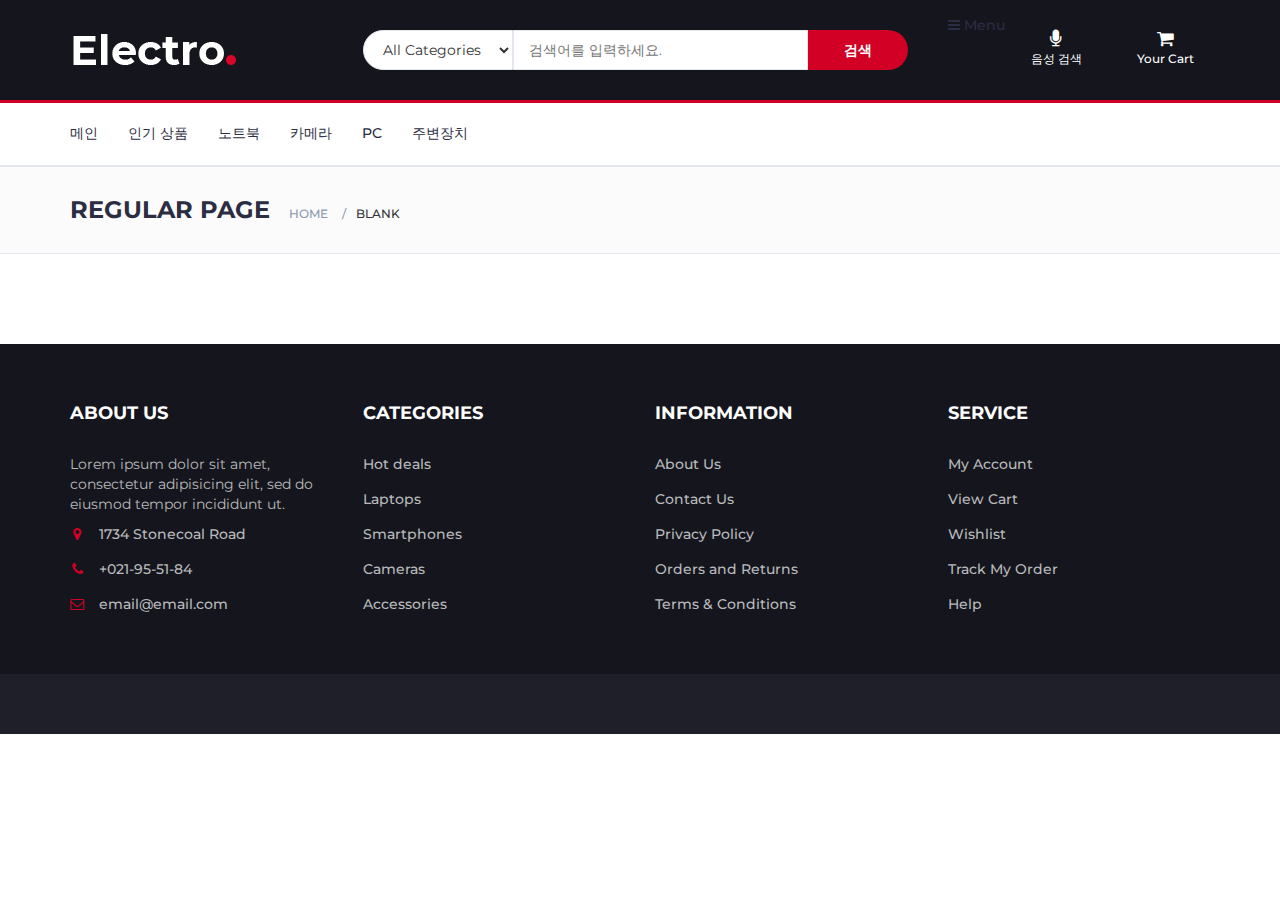
<file: shop/blank.html>
<!DOCTYPE html>
<html lang="en">
	<head>
		<meta charset="utf-8">
		<meta http-equiv="X-UA-Compatible" content="IE=edge">
		<meta name="viewport" content="width=device-width, initial-scale=1">
		 <!-- The above 3 meta tags *must* come first in the head; any other head content must come *after* these tags -->

		<title>Electro - HTML Ecommerce Template</title>

 		<!-- Google font -->
 		<link href="https://fonts.googleapis.com/css?family=Montserrat:400,500,700" rel="stylesheet">

 		<!-- Bootstrap -->
 		<link type="text/css" rel="stylesheet" href="css/bootstrap.min.css"/>

 		<!-- Slick -->
 		<link type="text/css" rel="stylesheet" href="css/slick.css"/>
 		<link type="text/css" rel="stylesheet" href="css/slick-theme.css"/>

 		<!-- nouislider -->
 		<link type="text/css" rel="stylesheet" href="css/nouislider.min.css"/>

 		<!-- Font Awesome Icon -->
 		<link rel="stylesheet" href="css/font-awesome.min.css">

 		<!-- Custom stlylesheet -->
 		<link type="text/css" rel="stylesheet" href="css/style.css"/>

 		<!-- HTML5 shim and Respond.js for IE8 support of HTML5 elements and media queries -->
 		<!-- WARNING: Respond.js doesn't work if you view the page via file:// -->
 		<!--[if lt IE 9]>
 		  <script src="https://oss.maxcdn.com/html5shiv/3.7.3/html5shiv.min.js"></script>
 		  <script src="https://oss.maxcdn.com/respond/1.4.2/respond.min.js"></script>
 		<![endif]-->

    </head>
	<body>
		<!-- HEADER -->
		<header>
			

			<!-- MAIN HEADER -->
			<div id="header">
				<!-- container -->
				<div class="container">
					<!-- row -->
					<div class="row">
						<!-- LOGO -->
						<div class="col-md-3">
							<div class="header-logo">
								<a href="index.html" class="logo">
									<img src="./img/logo.png" alt="">
								</a>
							</div>
						</div>
						<!-- /LOGO -->

						<!-- SEARCH BAR -->
						<div class="col-md-6">
							<div class="header-search">
								<form>
									<select class="input-select">
										<option value="0">All Categories</option>
										<option value="1">Category 01</option>
										<option value="1">Category 02</option>
									</select>
									<input class="input" placeholder="검색어를 입력하세요.">
									<button class="search-btn">검색</button>
								</form>
							</div>
						</div>
						<!-- /SEARCH BAR -->

						<!-- ACCOUNT -->
						<div class="col-md-3 clearfix">
							<div class="header-ctn">
								<!-- Voice Search -->
								<div>
									<a href="#" id="voice-search-btn">
										<i class="fa fa-microphone"></i>
										<span>음성 검색</span>
									</a>
								</div>
								<!-- /Voice Search -->

								<!-- Cart -->								
								<div class="dropdown">
									<a class="dropdown-toggle" href="cart.html">
									<i class="fa fa-shopping-cart"></i>
									<span>Your Cart</span>
									<div class="qty">3</div>
									</a>
								</div>
									<div class="cart-dropdown">
										<div class="cart-list" id="cart-items">
											<!-- 장바구니 아이템들이 여기에 동적으로 추가됩니다 -->
										</div>
										<div class="cart-summary">
											<small><span id="cart-item-count">0</span> 개의 상품</small>
											<h5>합계: $<span id="cart-total">0.00</span></h5>
										</div>
										<div class="cart-btns">
											<a href="cart.html">장바구니 보기</a>
											<a href="checkout.html">결제하기 <i class="fa fa-arrow-circle-right"></i></a>
										</div>
									</div>
								</div>
								<!-- /Cart -->

								<!-- Menu Toogle -->
								<div class="menu-toggle">
									<a href="#">
										<i class="fa fa-bars"></i>
										<span>Menu</span>
									</a>
								</div>
								<!-- /Menu Toogle -->
							</div>
						</div>
						<!-- /ACCOUNT -->
					</div>
					<!-- row -->
				</div>
				<!-- container -->
			</div>
			<!-- /MAIN HEADER -->
		</header>
		<!-- /HEADER -->

		<!-- NAVIGATION -->
		<nav id="navigation">
			<!-- container -->
			<div class="container">
				<!-- responsive-nav -->
				<div id="responsive-nav">
					<!-- NAV -->
					<ul class="main-nav nav navbar-nav">
						<li><a href="index.html">메인</a></li>
						<li><a href="index.html#hot-deal">인기 상품</a></li>
						<li><a href="index.html#laptops">노트북</a></li>
						<li><a href="index.html#cameras">카메라</a></li>
						<li><a href="index.html#pc">PC</a></li>
						<li><a href="index.html#accessories">주변장치</a></li>
					</ul>
					<!-- /NAV -->
				</div>
				<!-- /responsive-nav -->
			</div>
			<!-- /container -->
		</nav>
		<!-- /NAVIGATION -->

		<!-- BREADCRUMB -->
		<div id="breadcrumb" class="section">
			<!-- container -->
			<div class="container">
				<!-- row -->
				<div class="row">
					<div class="col-md-12">
						<h3 class="breadcrumb-header">Regular Page</h3>
						<ul class="breadcrumb-tree">
							<li><a href="#">Home</a></li>
							<li class="active">Blank</li>
						</ul>
					</div>
				</div>
				<!-- /row -->
			</div>
			<!-- /container -->
		</div>
		<!-- /BREADCRUMB -->

		<!-- SECTION -->
		<div class="section">
			<!-- container -->
			<div class="container">
				<!-- row -->
				<div class="row">
				</div>
				<!-- /row -->
			</div>
			<!-- /container -->
		</div>
		<!-- /SECTION -->
		
		<!-- FOOTER -->
		<footer id="footer">
			<!-- top footer -->
			<div class="section">
				<!-- container -->
				<div class="container">
					<!-- row -->
					<div class="row">
						<div class="col-md-3 col-xs-6">
							<div class="footer">
								<h3 class="footer-title">About Us</h3>
								<p>Lorem ipsum dolor sit amet, consectetur adipisicing elit, sed do eiusmod tempor incididunt ut.</p>
								<ul class="footer-links">
									<li><a href="#"><i class="fa fa-map-marker"></i>1734 Stonecoal Road</a></li>
									<li><a href="#"><i class="fa fa-phone"></i>+021-95-51-84</a></li>
									<li><a href="#"><i class="fa fa-envelope-o"></i>email@email.com</a></li>
								</ul>
							</div>
						</div>

						<div class="col-md-3 col-xs-6">
							<div class="footer">
								<h3 class="footer-title">Categories</h3>
								<ul class="footer-links">
									<li><a href="#">Hot deals</a></li>
									<li><a href="#">Laptops</a></li>
									<li><a href="#">Smartphones</a></li>
									<li><a href="#">Cameras</a></li>
									<li><a href="#">Accessories</a></li>
								</ul>
							</div>
						</div>

						<div class="clearfix visible-xs"></div>

						<div class="col-md-3 col-xs-6">
							<div class="footer">
								<h3 class="footer-title">Information</h3>
								<ul class="footer-links">
									<li><a href="#">About Us</a></li>
									<li><a href="#">Contact Us</a></li>
									<li><a href="#">Privacy Policy</a></li>
									<li><a href="#">Orders and Returns</a></li>
									<li><a href="#">Terms & Conditions</a></li>
								</ul>
							</div>
						</div>

						<div class="col-md-3 col-xs-6">
							<div class="footer">
								<h3 class="footer-title">Service</h3>
								<ul class="footer-links">
									<li><a href="#">My Account</a></li>
									<li><a href="#">View Cart</a></li>
									<li><a href="#">Wishlist</a></li>
									<li><a href="#">Track My Order</a></li>
									<li><a href="#">Help</a></li>
								</ul>
							</div>
						</div>
					</div>
					<!-- /row -->
				</div>
				<!-- /container -->
			</div>
			<!-- /top footer -->

			<!-- bottom footer -->
			<div id="bottom-footer" class="section">
				<div class="container">
					
				</div>
				<!-- /container -->
			</div>
			<!-- /bottom footer -->
		</footer>
		<!-- /FOOTER -->

		    <!-- jQuery Plugins -->
			<script src="js/jquery.min.js"></script>
			<script src="js/bootstrap.min.js"></script>
			<script src="js/slick.min.js"></script>
			<script src="js/nouislider.min.js"></script>
			<script src="js/jquery.zoom.min.js"></script>
			<script src="js/main.js"></script>
		
			<!-- 여기에 새로운 스크립트를 추가합니다 -->
			<script src="js/cart.js"></script>
			<script>
				// 음성 검색 기능
				document.getElementById('voice-search-btn').addEventListener('click', function(e) {
					e.preventDefault();
					
					if ('webkitSpeechRecognition' in window) {
						const recognition = new webkitSpeechRecognition();
						recognition.lang = 'ko-KR';
						recognition.start();
		
						recognition.onresult = function(event) {
							const result = event.results[0][0].transcript;
							document.querySelector('.header-search input').value = result;
							document.querySelector('.header-search form').submit();
						};
					} else {
						alert('이 브라우저는 음성 인식을 지원하지 않습니다.');
					}
				});
		
				// 장바구니 기능 초기화
				initCart();
			</script>
		
		</body>
		</html>
</file>
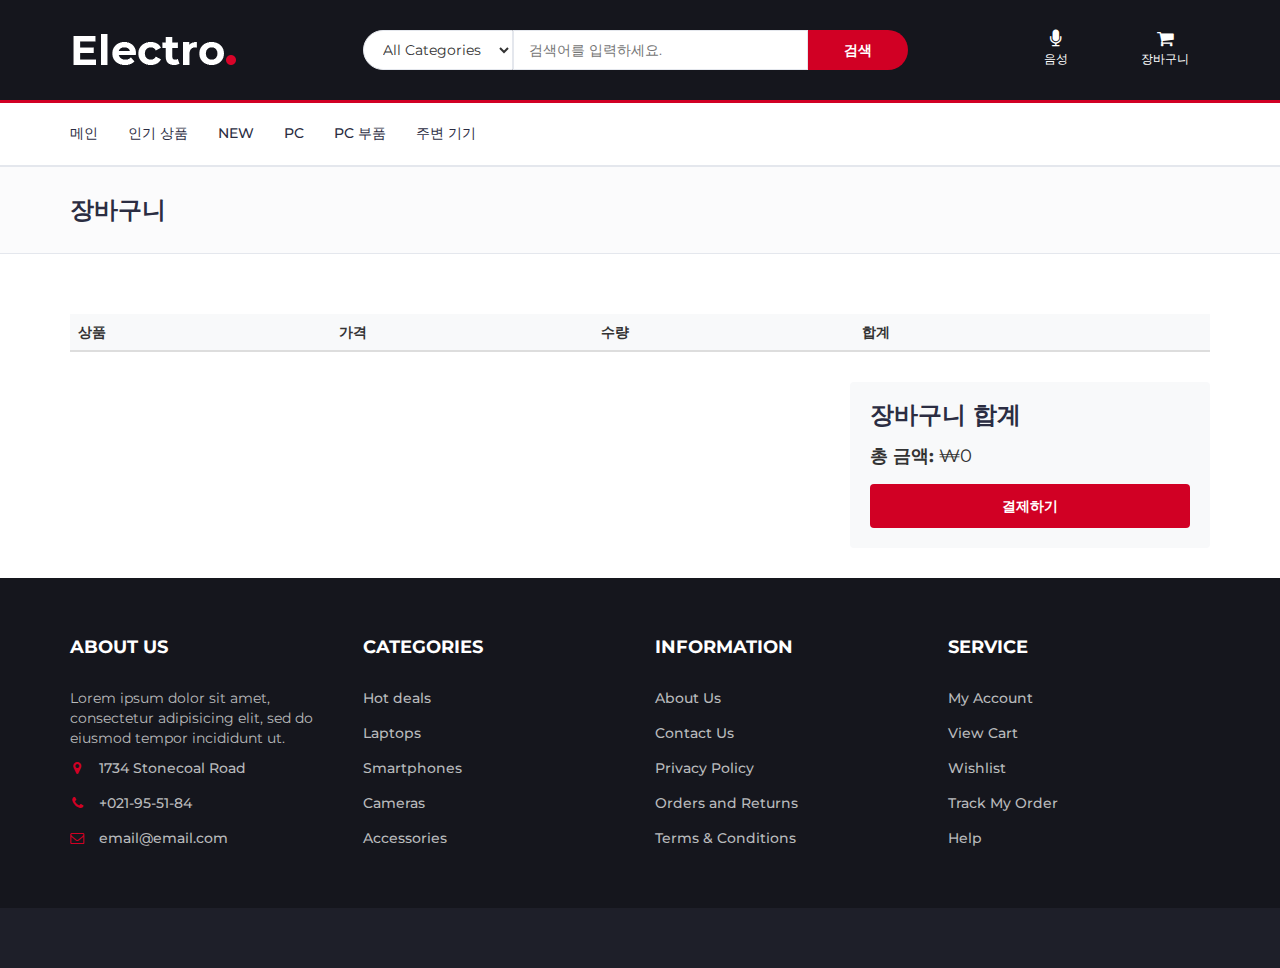
<file: shop/cart.html>
<!DOCTYPE html>
<html lang="en">
<head>
    <meta charset="utf-8">
    <meta http-equiv="X-UA-Compatible" content="IE=edge">
    <meta name="viewport" content="width=device-width, initial-scale=1">
    <title>장바구니</title>
    <link href="https://fonts.googleapis.com/css?family=Montserrat:400,500,700" rel="stylesheet">
    <link type="text/css" rel="stylesheet" href="css/bootstrap.min.css"/>
    <link type="text/css" rel="stylesheet" href="css/slick.css"/>
    <link type="text/css" rel="stylesheet" href="css/slick-theme.css"/>
    <link type="text/css" rel="stylesheet" href="css/nouislider.min.css"/>
    <link rel="stylesheet" href="css/font-awesome.min.css">
    <link type="text/css" rel="stylesheet" href="css/style.css"/>
    <link type="text/css" rel="stylesheet" href="css/cart.css"/>
</head>
<body>
    <!-- HEADER -->
    <header>
	
        <!-- MAIN HEADER -->
        <div id="header">
            <!-- container -->
            <div class="container">
                <!-- row -->
                <div class="row">
                    <!-- LOGO -->
                    <div class="col-md-3">
                        <div class="header-logo">
                            <a href="index.html" class="logo">
                                <img src="./img/logo.png" alt="">
                            </a>
                        </div>
                    </div>
                    <!-- /LOGO -->

                    <!-- SEARCH BAR -->
                    <div class="col-md-6">
                        <div class="header-search">
                            <form>
                                <select class="input-select">
                                    <option value="0">All Categories</option>
                                    <option value="1">Category 01</option>
                                    <option value="1">Category 02</option>
                                </select>
                                <input class="input" placeholder="검색어를 입력하세요.">
                                <button class="search-btn">검색</button>
                            </form>
                        </div>
                    </div>
                    <!-- /SEARCH BAR -->

                    <!-- ACCOUNT -->
                    <div class="col-md-3 clearfix">
                        <div class="header-ctn">
                            <!-- Voice Search -->
                            <div>
                                <a href="#" id="voice-search-btn">
                                    <i class="fa fa-microphone"></i>
                                    <span>음성</span>
                                </a>
                            </div>
                            <!-- /Voice Search -->


                            

                            <!-- Cart -->
                            <div class="dropdown">
                                <a href="cart.html">
                                    <i class="fa fa-shopping-cart"></i>
                                    <span>장바구니</span>
                                    <div class="qty" id="cart-count">0</div>
                                </a>
                            </div>
                            <!-- /Cart -->

                            <!-- Menu Toogle -->
                            <div class="menu-toggle">
                                <a href="#">
                                    <i class="fa fa-bars"></i>
                                    <span>Menu</span>
                                </a>
                            </div>
                            <!-- /Menu Toogle -->
                        </div>
                    </div>
                    <!-- /ACCOUNT -->
                </div>
                <!-- row -->
            </div>
            <!-- container -->
        </div>
        <!-- /MAIN HEADER -->
    </header>
    <!-- /HEADER -->

    <!-- NAVIGATION -->
		<nav id="navigation">
			<!-- container -->
			<div class="container">
				<!-- responsive-nav -->
				<div id="responsive-nav">
					<!-- NAV -->
					<ul class="main-nav nav navbar-nav">
						<li><a href="index.html">메인</a></li>
						<li><a href="index.html#hot-deal">인기 상품</a></li>
						<li><a href="index.html#NEW">NEW</a></li>
						<li><a href="index.html#board">PC</a></li>
						<li><a href="index.html#graphics">PC 부품</a></li>
						<li><a href="index.html#PC">주변 기기</a></li>
					</ul>
					<!-- /NAV -->
				</div>
				<!-- /responsive-nav -->
			</div>
			<!-- /container -->
		</nav>
		<!-- /NAVIGATION -->

    <!-- 장바구니 섹션 -->
    <div id="breadcrumb" class="section">
        <div class="container">
            <div class="row">
                <div class="col-md-12">
                    <h3 class="breadcrumb-header">장바구니</h3>
                </div>
            </div>
        </div>
    </div>

    <div class="section">
        <div class="container">
            <div class="row">
                <div class="col-md-12">
                    <div class="cart-table">
                        <table class="table">
                            <thead>
                                <tr>
                                    <th>상품</th>
                                    <th>가격</th>
                                    <th>수량</th>
                                    <th>합계</th>
                                    <th></th>
                                </tr>
                            </thead>
                            <tbody id="cart-items">
                                <!-- 장바구니 아이템들이 여기에 동적으로 추가됩니다 -->
                            </tbody>
                        </table>
                    </div>
                </div>
                <div class="col-md-4 col-md-offset-8">
                    <div class="cart-summary">
                        <h3>장바구니 합계</h3>
                        <div class="cart-total">
                            <strong>총 금액:</strong>
                            <span id="cart-total">₩0</span>
                        </div>
                        <a href="checkout.html" class="primary-btn order-submit">결제하기</a>
                    </div>
                </div>
            </div>
        </div>
    </div>

    <!-- FOOTER -->
		<footer id="footer">
			<!-- top footer -->
			<div class="section">
				<!-- container -->
				<div class="container">
					<!-- row -->
					<div class="row">
						<div class="col-md-3 col-xs-6">
							<div class="footer">
								<h3 class="footer-title">About Us</h3>
								<p>Lorem ipsum dolor sit amet, consectetur adipisicing elit, sed do eiusmod tempor incididunt ut.</p>
								<ul class="footer-links">
									<li><a href="#"><i class="fa fa-map-marker"></i>1734 Stonecoal Road</a></li>
									<li><a href="#"><i class="fa fa-phone"></i>+021-95-51-84</a></li>
									<li><a href="#"><i class="fa fa-envelope-o"></i>email@email.com</a></li>
								</ul>
							</div>
						</div>

						<div class="col-md-3 col-xs-6">
							<div class="footer">
								<h3 class="footer-title">Categories</h3>
								<ul class="footer-links">
									<li><a href="#">Hot deals</a></li>
									<li><a href="#">Laptops</a></li>
									<li><a href="#">Smartphones</a></li>
									<li><a href="#">Cameras</a></li>
									<li><a href="#">Accessories</a></li>
								</ul>
							</div>
						</div>

						<div class="clearfix visible-xs"></div>

						<div class="col-md-3 col-xs-6">
							<div class="footer">
								<h3 class="footer-title">Information</h3>
								<ul class="footer-links">
									<li><a href="#">About Us</a></li>
									<li><a href="#">Contact Us</a></li>
									<li><a href="#">Privacy Policy</a></li>
									<li><a href="#">Orders and Returns</a></li>
									<li><a href="#">Terms & Conditions</a></li>
								</ul>
							</div>
						</div>

						<div class="col-md-3 col-xs-6">
							<div class="footer">
								<h3 class="footer-title">Service</h3>
								<ul class="footer-links">
									<li><a href="#">My Account</a></li>
									<li><a href="#">View Cart</a></li>
									<li><a href="#">Wishlist</a></li>
									<li><a href="#">Track My Order</a></li>
									<li><a href="#">Help</a></li>
								</ul>
							</div>
						</div>
					</div>
					<!-- /row -->
				</div>
				<!-- /container -->
			</div>
			<!-- /top footer -->

			<!-- bottom footer -->
			<div id="bottom-footer" class="section">
				<div class="container">
					
				</div>
				<!-- /container -->
			</div>
			<!-- /bottom footer -->
		</footer>
		<!-- /FOOTER -->

    <!-- jQuery Plugins -->
    <script src="js/jquery.min.js"></script>
    <script src="js/bootstrap.min.js"></script>
    <script src="js/slick.min.js"></script>
    <script src="js/nouislider.min.js"></script>
    <script src="js/jquery.zoom.min.js"></script>
    <script src="js/main.js"></script>
    <script src="js/cart.js"></script>

    <script>
        // 장바구니 아이템을 표시하는 함수
        function displayCartItems() {
            const cartItemsContainer = document.getElementById('cart-items');
            const cartTotal = document.getElementById('cart-total');
            let total = 0;

            cartItemsContainer.innerHTML = '';
            cartItems.forEach(item => {
                const row = document.createElement('tr');
                row.innerHTML = `
                    <td>
                        <div class="product-widget">
                            <div class="product-img">
                                <img src="${item.image}" alt="">
                            </div>
                            <div class="product-body">
                                <h3 class="product-name"><a href="#">${item.name}</a></h3>
                            </div>
                        </div>
                    </td>
                    <td>₩${item.price.toLocaleString()}</td>
                    <td>
                        <div class="input-number">
                            <input type="number" value="${item.quantity}">
                            <span class="qty-up">+</span>
                            <span class="qty-down">-</span>
                        </div>
                    </td>
                    <td>₩${(item.price * item.quantity).toLocaleString()}</td>
                    <td>
                        <button class="delete" onclick="removeFromCart(${item.id})"><i class="fa fa-close"></i></button>
                    </td>
                `;
                cartItemsContainer.appendChild(row);
                total += item.price * item.quantity;
            });

            cartTotal.textContent = `₩${total.toLocaleString()}`;
        }

        // 페이지 로드 시 장바구니 아이템 표시
        window.addEventListener('load', displayCartItems);
    </script>
</body>
</html>
</file>
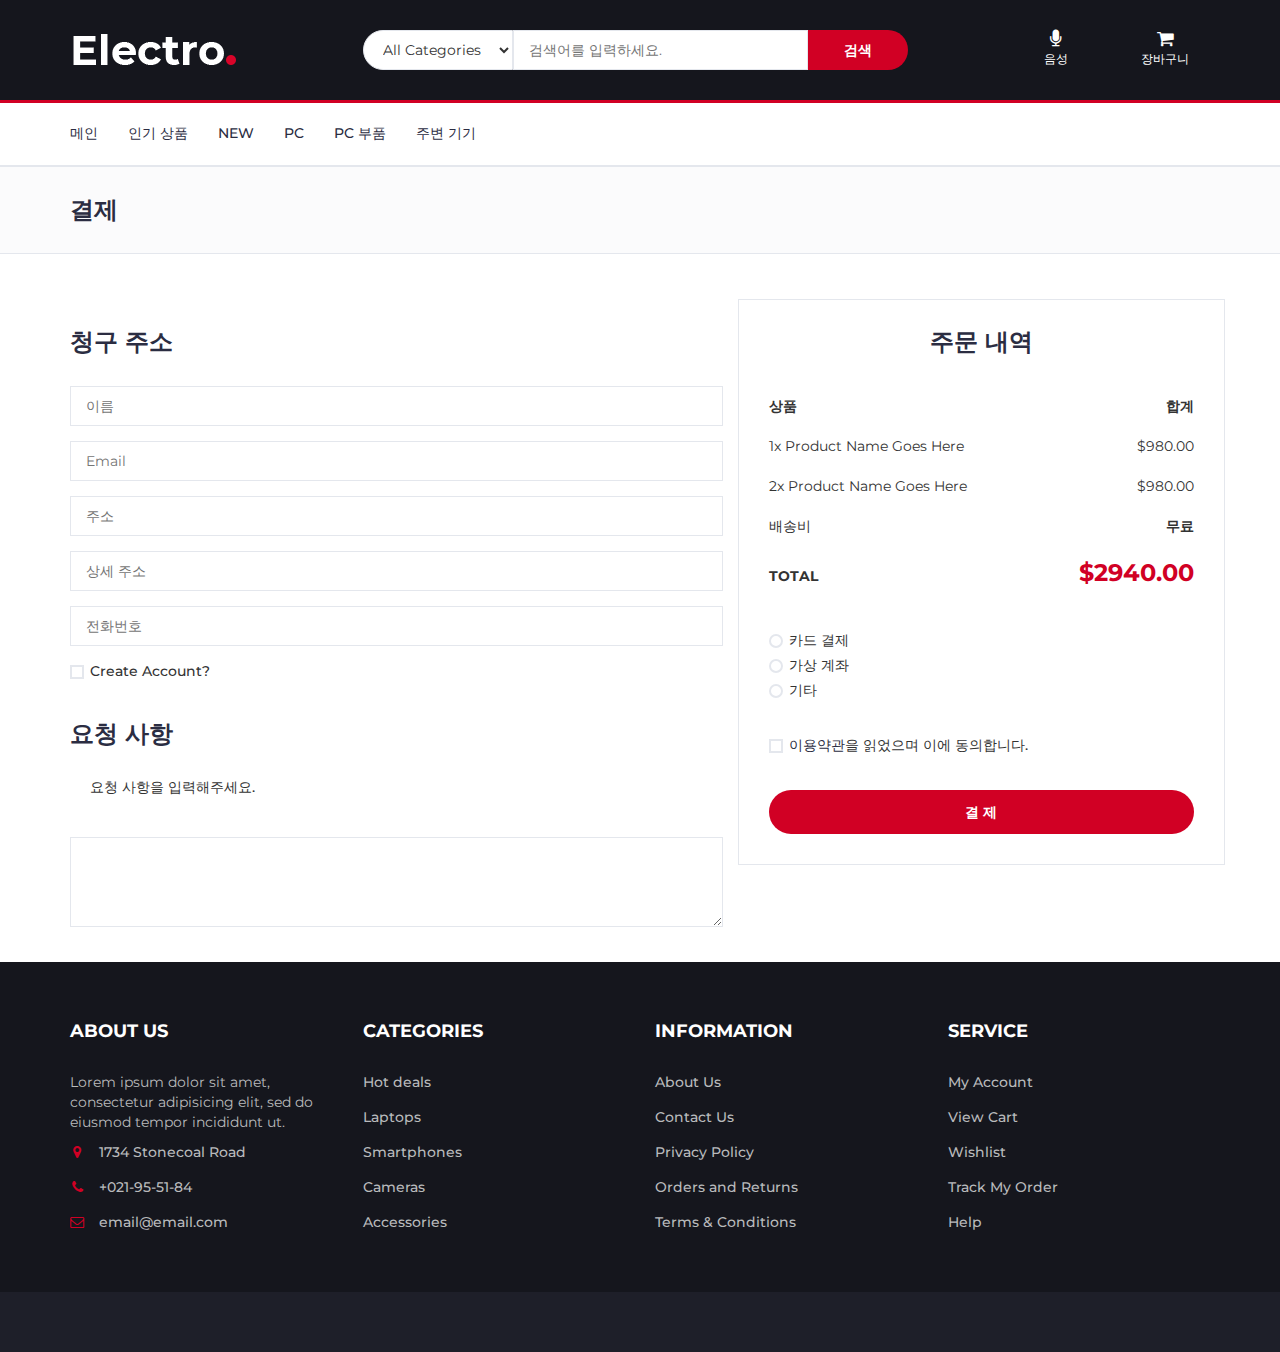
<file: shop/checkout.html>
<!DOCTYPE html>
<html lang="en">
	<head>
		<meta charset="utf-8">
		<meta http-equiv="X-UA-Compatible" content="IE=edge">
		<meta name="viewport" content="width=device-width, initial-scale=1">
		 <!-- The above 3 meta tags *must* come first in the head; any other head content must come *after* these tags -->

		<title>결제</title>

 		<!-- Google font -->
 		<link href="https://fonts.googleapis.com/css?family=Montserrat:400,500,700" rel="stylesheet">

 		<!-- Bootstrap -->
 		<link type="text/css" rel="stylesheet" href="css/bootstrap.min.css"/>

 		<!-- Slick -->
 		<link type="text/css" rel="stylesheet" href="css/slick.css"/>
 		<link type="text/css" rel="stylesheet" href="css/slick-theme.css"/>

 		<!-- nouislider -->
 		<link type="text/css" rel="stylesheet" href="css/nouislider.min.css"/>

 		<!-- Font Awesome Icon -->
 		<link rel="stylesheet" href="css/font-awesome.min.css">

 		<!-- Custom stlylesheet -->
 		<link type="text/css" rel="stylesheet" href="css/style.css"/>

		<!-- HTML5 shim and Respond.js for IE8 support of HTML5 elements and media queries -->
		<!-- WARNING: Respond.js doesn't work if you view the page via file:// -->
		<!--[if lt IE 9]>
		  <script src="https://oss.maxcdn.com/html5shiv/3.7.3/html5shiv.min.js"></script>
		  <script src="https://oss.maxcdn.com/respond/1.4.2/respond.min.js"></script>
		<![endif]-->

    </head>
	<body>
		<!-- HEADER -->
		<header>
			

			<!-- MAIN HEADER -->
			<div id="header">
				<!-- container -->
				<div class="container">
					<!-- row -->
					<div class="row">
						<!-- LOGO -->
						<div class="col-md-3">
							<div class="header-logo">
								<a href="index.html" class="logo">
									<img src="./img/logo.png" alt="">
								</a>
							</div>
						</div>
						<!-- /LOGO -->

						<!-- SEARCH BAR -->
						<div class="col-md-6">
							<div class="header-search">
								<form>
									<select class="input-select">
										<option value="0">All Categories</option>
										<option value="1">Category 01</option>
										<option value="1">Category 02</option>
									</select>
									<input class="input" placeholder="검색어를 입력하세요.">
									<button class="search-btn">검색</button>
								</form>
							</div>
						</div>
						<!-- /SEARCH BAR -->

						<!-- ACCOUNT -->
						<div class="col-md-3 clearfix">
							<div class="header-ctn">
								<!-- Voice Search -->
								<div>
									<a href="#" id="voice-search-btn">
										<i class="fa fa-microphone"></i>
										<span>음성</span>
									</a>
								</div>
								<!-- /Voice Search -->

								<!-- Cart -->
								<div class="dropdown">
									<a href="cart.html">
										<i class="fa fa-shopping-cart"></i>
										<span>장바구니</span>
										<div class="qty" id="cart-count">0</div>
									</a>
								</div>
								<!-- /Cart -->

								<!-- Menu Toogle -->
								<div class="menu-toggle">
									<a href="#">
										<i class="fa fa-bars"></i>
										<span>Menu</span>
									</a>
								</div>
								<!-- /Menu Toogle -->
							</div>
						</div>
						<!-- /ACCOUNT -->
					</div>
					<!-- row -->
				</div>
				<!-- container -->
			</div>
			<!-- /MAIN HEADER -->
		</header>
		<!-- /HEADER -->

		<!-- NAVIGATION -->
		<nav id="navigation">
			<!-- container -->
			<div class="container">
				<!-- responsive-nav -->
				<div id="responsive-nav">
					<!-- NAV -->
					<ul class="main-nav nav navbar-nav">
						<li><a href="index.html">메인</a></li>
						<li><a href="index.html#hot-deal">인기 상품</a></li>
						<li><a href="index.html#NEW">NEW</a></li>
						<li><a href="index.html#board">PC</a></li>
						<li><a href="index.html#graphics">PC 부품</a></li>
						<li><a href="index.html#PC">주변 기기</a></li>
					</ul>
					<!-- /NAV -->
				</div>
				<!-- /responsive-nav -->
			</div>
			<!-- /container -->
		</nav>
		<!-- /NAVIGATION -->

		<!-- BREADCRUMB -->
		<div id="breadcrumb" class="section">
			<!-- container -->
			<div class="container">
				<!-- row -->
				<div class="row">
					<div class="col-md-12">
						<h3 class="breadcrumb-header">결제</h3>
					
					</div>
				</div>
				<!-- /row -->
			</div>
			<!-- /container -->
		</div>
		<!-- /BREADCRUMB -->

		<!-- SECTION -->
		<div class="section">
			<!-- container -->
			<div class="container">
				<!-- row -->
				<div class="row">

					<div class="col-md-7">
						<!-- Billing Details -->
						<div class="billing-details">
							<div class="section-title">
								<h3 class="title">청구 주소</h3>
							</div>
							<div class="form-group">
								<input class="input" type="text" name="last-name" placeholder="이름">
							</div>
							<div class="form-group">
								<input class="input" type="email" name="email" placeholder="Email">
							</div>
							<div class="form-group">
								<input class="input" type="text" name="address" placeholder="주소">
							</div>
							<div class="form-group">
								<input class="input" type="text" name="city" placeholder="상세 주소">
							</div>
							
							<div class="form-group">
								<input class="input" type="tel" name="tel" placeholder="전화번호">
							</div>
							<div class="form-group">
								<div class="input-checkbox">
									<input type="checkbox" id="create-account">
									<label for="create-account">
										<span></span>
										Create Account?
									</label>
									<div class="caption">
										<p>Lorem ipsum dolor sit amet, consectetur adipisicing elit, sed do eiusmod tempor incididunt.</p>
										<input class="input" type="password" name="password" placeholder="Enter Your Password">
									</div>
								</div>
							</div>
						</div>
						<!-- /Billing Details -->

						<!-- Shiping Details -->
						<div class="shiping-details">
							<div class="section-title">
								<h3 class="title">요청 사항</h3>
							</div>
							<div class="input-checkbox">
								<label for="shiping-address">
									<span></span>
									요청 사항을 입력해주세요.
								</label>
								<div class="caption">
									<div class="form-group">
										<input class="input" type="text" name="first-name" placeholder="First Name">
									</div>
									<div class="form-group">
										<input class="input" type="text" name="last-name" placeholder="Last Name">
									</div>
									<div class="form-group">
										<input class="input" type="email" name="email" placeholder="Email">
									</div>
									<div class="form-group">
										<input class="input" type="text" name="address" placeholder="Address">
									</div>
									<div class="form-group">
										<input class="input" type="text" name="city" placeholder="City">
									</div>
									<div class="form-group">
										<input class="input" type="text" name="country" placeholder="Country">
									</div>
									<div class="form-group">
										<input class="input" type="text" name="zip-code" placeholder="ZIP Code">
									</div>
									<div class="form-group">
										<input class="input" type="tel" name="tel" placeholder="Telephone">
									</div>
								</div>
							</div>
						</div>
						<!-- /Shiping Details -->

						<!-- Order notes -->
						<div class="order-notes">
							<textarea class="input" placeholder=""></textarea>
						</div>
						<!-- /Order notes -->
					</div>

					<!-- Order Details -->
					<div class="col-md-5 order-details">
						<div class="section-title text-center">
							<h3 class="title">주문 내역</h3>
						</div>
						<div class="order-summary">
							<div class="order-col">
								<div><strong>상품</strong></div>
								<div><strong>합계</strong></div>
							</div>
							<div class="order-products">
								<div class="order-col">
									<div>1x Product Name Goes Here</div>
									<div>$980.00</div>
								</div>
								<div class="order-col">
									<div>2x Product Name Goes Here</div>
									<div>$980.00</div>
								</div>
							</div>
							<div class="order-col">
								<div>배송비</div>
								<div><strong>무료</strong></div>
							</div>
							<div class="order-col">
								<div><strong>TOTAL</strong></div>
								<div><strong class="order-total">$2940.00</strong></div>
							</div>
						</div>
						<div class="payment-method">
							<div class="input-radio">
								<input type="radio" name="payment" id="payment-1">
								<label for="payment-1">
									<span></span>
									카드 결제
								</label>
								
							</div>
							<div class="input-radio">
								<input type="radio" name="payment" id="payment-2">
								<label for="payment-2">
									<span></span>
									가상 계좌
								</label>
								
							</div>
							<div class="input-radio">
								<input type="radio" name="payment" id="payment-3">
								<label for="payment-3">
									<span></span>
									기타
								</label>
								</div>
						</div>
						<div class="input-checkbox">
							<input type="checkbox" id="terms">
							<label for="terms">
								<span></span>
								<a href="#"> 이용약관</a>을 읽었으며 이에 동의합니다.</a>
							</label>
						</div>
						<a href="#" class="primary-btn order-submit">결 제</a>
					</div>
					<!-- /Order Details -->
				</div>
				<!-- /row -->
			</div>
			<!-- /container -->
		</div>
		<!-- /SECTION -->
		
		<!-- FOOTER -->
		<footer id="footer">
			<!-- top footer -->
			<div class="section">
				<!-- container -->
				<div class="container">
					<!-- row -->
					<div class="row">
						<div class="col-md-3 col-xs-6">
							<div class="footer">
								<h3 class="footer-title">About Us</h3>
								<p>Lorem ipsum dolor sit amet, consectetur adipisicing elit, sed do eiusmod tempor incididunt ut.</p>
								<ul class="footer-links">
									<li><a href="#"><i class="fa fa-map-marker"></i>1734 Stonecoal Road</a></li>
									<li><a href="#"><i class="fa fa-phone"></i>+021-95-51-84</a></li>
									<li><a href="#"><i class="fa fa-envelope-o"></i>email@email.com</a></li>
								</ul>
							</div>
						</div>

						<div class="col-md-3 col-xs-6">
							<div class="footer">
								<h3 class="footer-title">Categories</h3>
								<ul class="footer-links">
									<li><a href="#">Hot deals</a></li>
									<li><a href="#">Laptops</a></li>
									<li><a href="#">Smartphones</a></li>
									<li><a href="#">Cameras</a></li>
									<li><a href="#">Accessories</a></li>
								</ul>
							</div>
						</div>

						<div class="clearfix visible-xs"></div>

						<div class="col-md-3 col-xs-6">
							<div class="footer">
								<h3 class="footer-title">Information</h3>
								<ul class="footer-links">
									<li><a href="#">About Us</a></li>
									<li><a href="#">Contact Us</a></li>
									<li><a href="#">Privacy Policy</a></li>
									<li><a href="#">Orders and Returns</a></li>
									<li><a href="#">Terms & Conditions</a></li>
								</ul>
							</div>
						</div>

						<div class="col-md-3 col-xs-6">
							<div class="footer">
								<h3 class="footer-title">Service</h3>
								<ul class="footer-links">
									<li><a href="#">My Account</a></li>
									<li><a href="#">View Cart</a></li>
									<li><a href="#">Wishlist</a></li>
									<li><a href="#">Track My Order</a></li>
									<li><a href="#">Help</a></li>
								</ul>
							</div>
						</div>
					</div>
					<!-- /row -->
				</div>
				<!-- /container -->
			</div>
			<!-- /top footer -->

			<!-- bottom footer -->
			<div id="bottom-footer" class="section">
				<div class="container">
					
				</div>
				<!-- /container -->
			</div>
			<!-- /bottom footer -->
		</footer>
		<!-- /FOOTER -->

		<!-- jQuery Plugins -->
		<script src="js/jquery.min.js"></script>
		<script src="js/bootstrap.min.js"></script>
		<script src="js/slick.min.js"></script>
		<script src="js/nouislider.min.js"></script>
		<script src="js/jquery.zoom.min.js"></script>
		<script src="js/main.js"></script>

	</body>
</html>
</file>
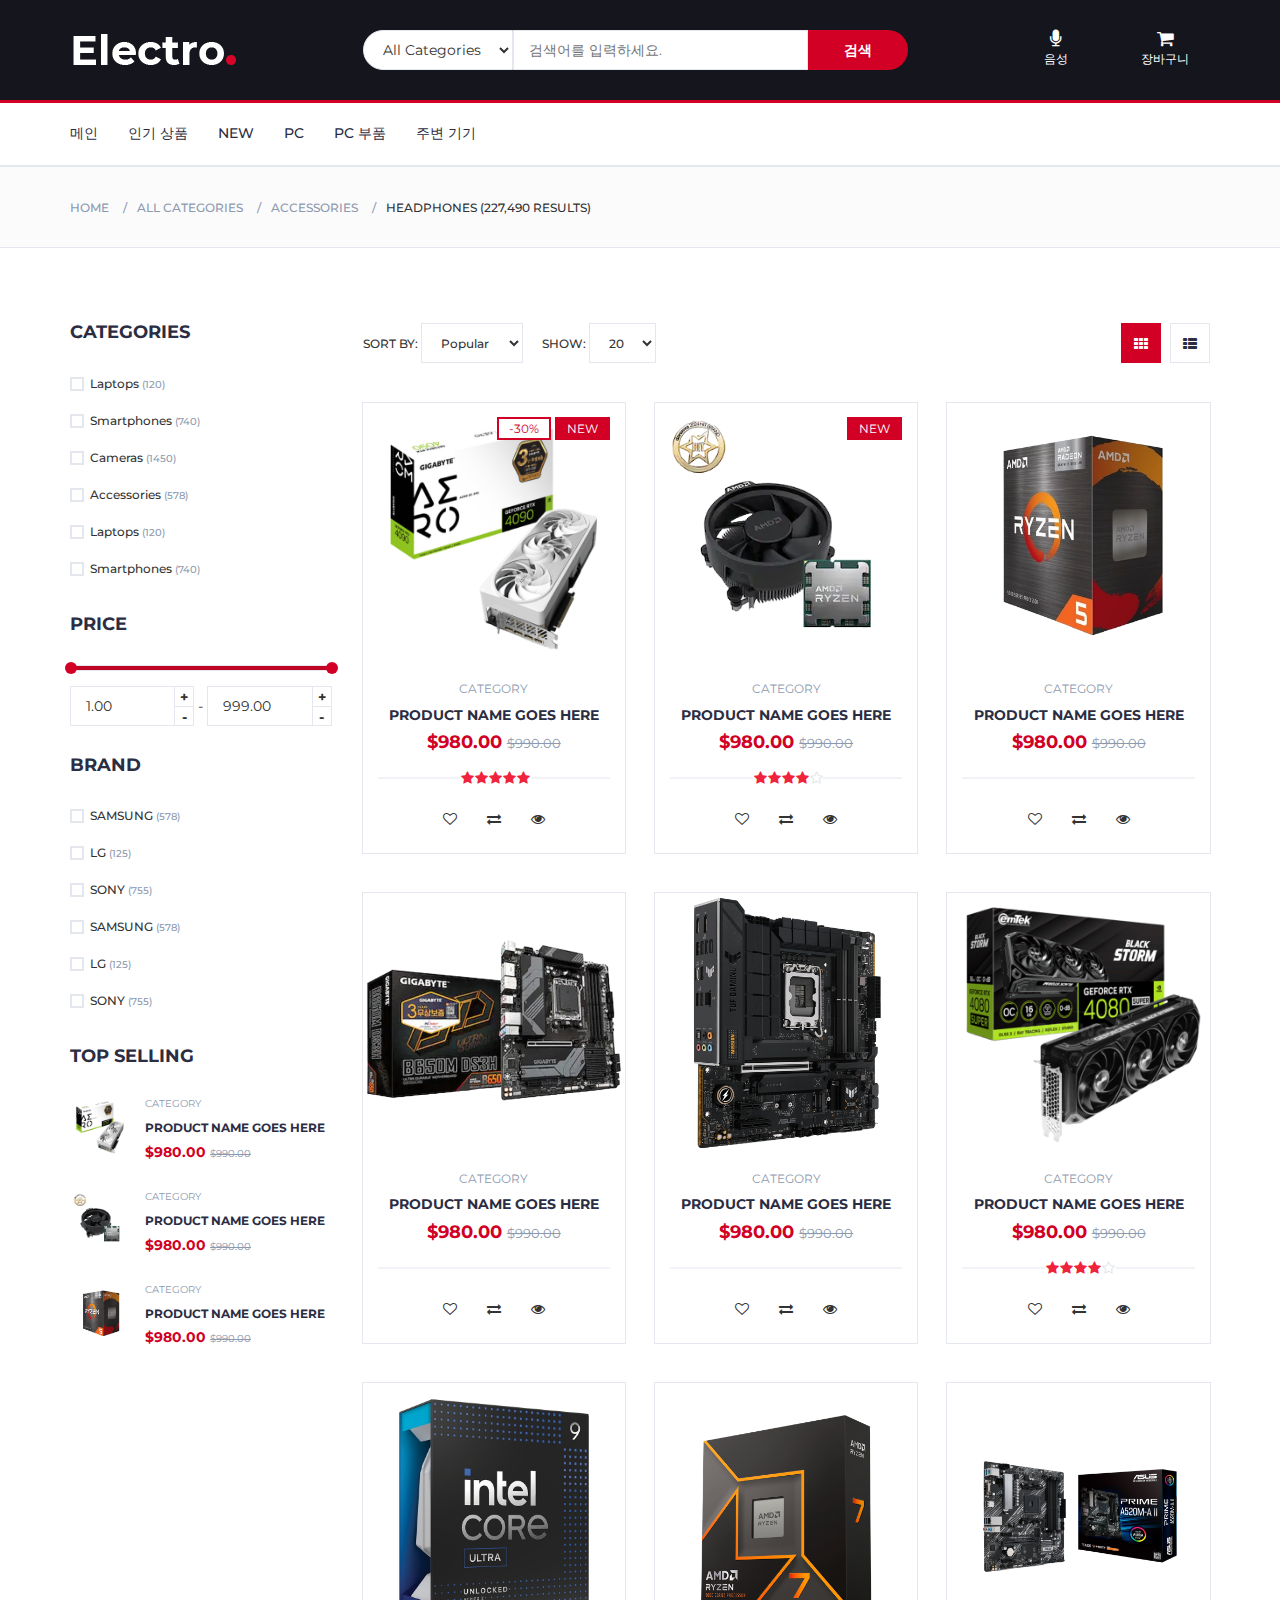
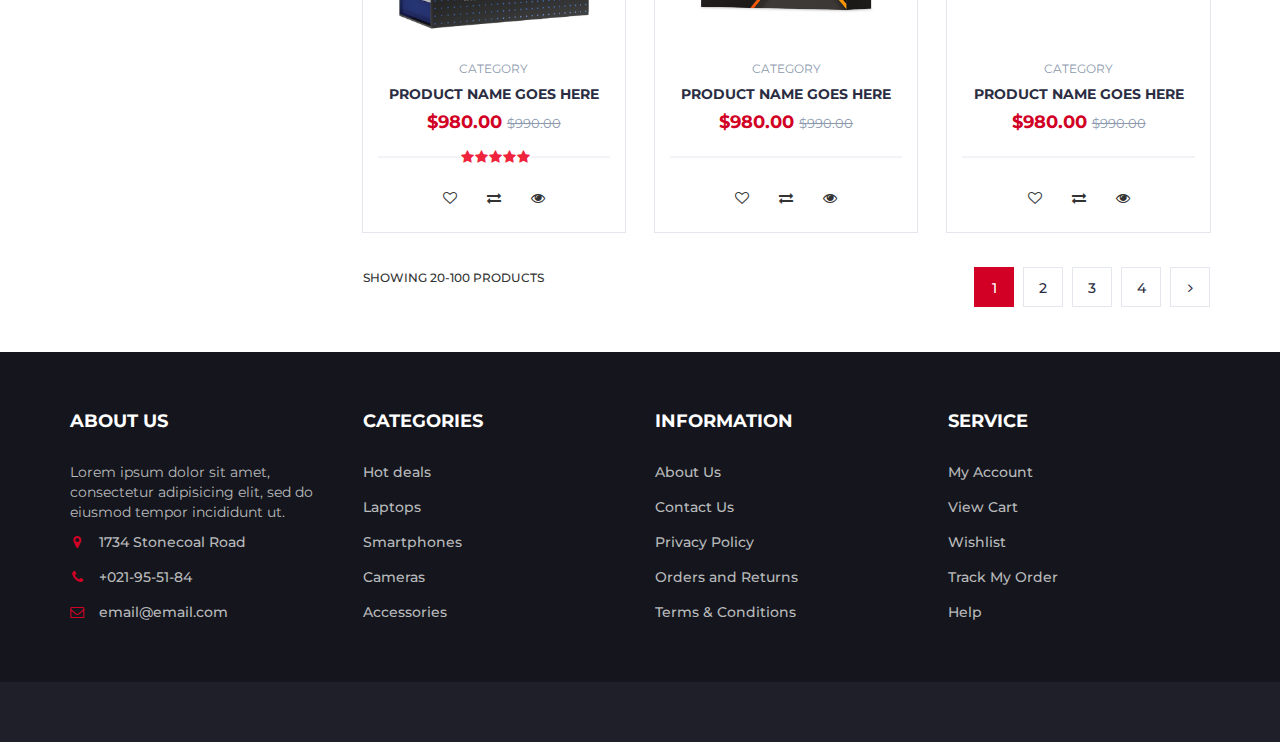
<file: shop/store.html>
<!DOCTYPE html>
<html lang="en">
	<head>
		<meta charset="utf-8">
		<meta http-equiv="X-UA-Compatible" content="IE=edge">
		<meta name="viewport" content="width=device-width, initial-scale=1">
		 <!-- The above 3 meta tags *must* come first in the head; any other head content must come *after* these tags -->

		<title>Electro - HTML Ecommerce Template</title>

 		<!-- Google font -->
 		<link href="https://fonts.googleapis.com/css?family=Montserrat:400,500,700" rel="stylesheet">

 		<!-- Bootstrap -->
 		<link type="text/css" rel="stylesheet" href="css/bootstrap.min.css"/>

 		<!-- Slick -->
 		<link type="text/css" rel="stylesheet" href="css/slick.css"/>
 		<link type="text/css" rel="stylesheet" href="css/slick-theme.css"/>

 		<!-- nouislider -->
 		<link type="text/css" rel="stylesheet" href="css/nouislider.min.css"/>

 		<!-- Font Awesome Icon -->
 		<link rel="stylesheet" href="css/font-awesome.min.css">

 		<!-- Custom stlylesheet -->
 		<link type="text/css" rel="stylesheet" href="css/style.css"/>

		<!-- HTML5 shim and Respond.js for IE8 support of HTML5 elements and media queries -->
		<!-- WARNING: Respond.js doesn't work if you view the page via file:// -->
		<!--[if lt IE 9]>
		  <script src="https://oss.maxcdn.com/html5shiv/3.7.3/html5shiv.min.js"></script>
		  <script src="https://oss.maxcdn.com/respond/1.4.2/respond.min.js"></script>
		<![endif]-->

    </head>
	<body>
		<!-- HEADER -->
		<header>
			

			<!-- MAIN HEADER -->
			<div id="header">
				<!-- container -->
				<div class="container">
					<!-- row -->
					<div class="row">
						<!-- LOGO -->
						<div class="col-md-3">
							<div class="header-logo">
								<a href="index.html" class="logo">
									<img src="./img/logo.png" alt="">
								</a>
							</div>
						</div>
						<!-- /LOGO -->

						<!-- SEARCH BAR -->
						<div class="col-md-6">
							<div class="header-search">
								<form>
									<select class="input-select">
										<option value="0">All Categories</option>
										<option value="1">Category 01</option>
										<option value="1">Category 02</option>
									</select>
									<input class="input" placeholder="검색어를 입력하세요.">
									<button class="search-btn">검색</button>
								</form>
							</div>
						</div>
						<!-- /SEARCH BAR -->

						<!-- ACCOUNT -->
						<div class="col-md-3 clearfix">
							<div class="header-ctn">
								<!-- Voice Search -->
								<div>
									<a href="#" id="voice-search-btn">
										<i class="fa fa-microphone"></i>
										<span>음성</span>
									</a>
								</div>
								<!-- /Voice Search -->

								<!-- Cart -->
								<div class="dropdown">
									<a class="dropdown-toggle" data-toggle="dropdown" aria-expanded="true">
										<i class="fa fa-shopping-cart"></i>
										<span>장바구니</span>
										<div class="qty" id="cart-count">0</div>
									</a>
									<div class="cart-dropdown">
										<div class="cart-list" id="cart-items">
											<!-- 장바구니 아이템들이 여기에 동적으로 추가됩니다 -->
										</div>
										<div class="cart-summary">
											<small><span id="cart-item-count">0</span> 개의 상품</small>
											<h5>합계: $<span id="cart-total">0.00</span></h5>
										</div>
										<div class="cart-btns">
											<a href="cart.html">장바구니 보기</a>
											<a href="checkout.html">결제하기 <i class="fa fa-arrow-circle-right"></i></a>
										</div>
									</div>
								</div>
								<!-- /Cart -->

								<!-- Menu Toogle -->
								<div class="menu-toggle">
									<a href="#">
										<i class="fa fa-bars"></i>
										<span>Menu</span>
									</a>
								</div>
								<!-- /Menu Toogle -->
							</div>
						</div>
						<!-- /ACCOUNT -->
					</div>
					<!-- row -->
				</div>
				<!-- container -->
			</div>
			<!-- /MAIN HEADER -->
		</header>
		<!-- /HEADER -->

		<!-- NAVIGATION -->
		<nav id="navigation">
			<!-- container -->
			<div class="container">
				<!-- responsive-nav -->
				<div id="responsive-nav">
					<!-- NAV -->
					<ul class="main-nav nav navbar-nav">
						<li><a href="index.html">메인</a></li>
						<li><a href="index.html#hot-deal">인기 상품</a></li>
						<li><a href="index.html#NEW">NEW</a></li>
						<li><a href="index.html#board">PC</a></li>
						<li><a href="index.html#graphics">PC 부품</a></li>
						<li><a href="index.html#PC">주변 기기</a></li>
					</ul>
					<!-- /NAV -->
				</div>
				<!-- /responsive-nav -->
			</div>
			<!-- /container -->
		</nav>
		<!-- /NAVIGATION -->

		<!-- BREADCRUMB -->
		<div id="breadcrumb" class="section">
			<!-- container -->
			<div class="container">
				<!-- row -->
				<div class="row">
					<div class="col-md-12">
						<ul class="breadcrumb-tree">
							<li><a href="#">Home</a></li>
							<li><a href="#">All Categories</a></li>
							<li><a href="#">Accessories</a></li>
							<li class="active">Headphones (227,490 Results)</li>
						</ul>
					</div>
				</div>
				<!-- /row -->
			</div>
			<!-- /container -->
		</div>
		<!-- /BREADCRUMB -->

		<!-- SECTION -->
		<div class="section">
			<!-- container -->
			<div class="container">
				<!-- row -->
				<div class="row">
					<!-- ASIDE -->
					<div id="aside" class="col-md-3">
						<!-- aside Widget -->
						<div class="aside">
							<h3 class="aside-title">Categories</h3>
							<div class="checkbox-filter">

								<div class="input-checkbox">
									<input type="checkbox" id="category-1">
									<label for="category-1">
										<span></span>
										Laptops
										<small>(120)</small>
									</label>
								</div>

								<div class="input-checkbox">
									<input type="checkbox" id="category-2">
									<label for="category-2">
										<span></span>
										Smartphones
										<small>(740)</small>
									</label>
								</div>

								<div class="input-checkbox">
									<input type="checkbox" id="category-3">
									<label for="category-3">
										<span></span>
										Cameras
										<small>(1450)</small>
									</label>
								</div>

								<div class="input-checkbox">
									<input type="checkbox" id="category-4">
									<label for="category-4">
										<span></span>
										Accessories
										<small>(578)</small>
									</label>
								</div>

								<div class="input-checkbox">
									<input type="checkbox" id="category-5">
									<label for="category-5">
										<span></span>
										Laptops
										<small>(120)</small>
									</label>
								</div>

								<div class="input-checkbox">
									<input type="checkbox" id="category-6">
									<label for="category-6">
										<span></span>
										Smartphones
										<small>(740)</small>
									</label>
								</div>
							</div>
						</div>
						<!-- /aside Widget -->

						<!-- aside Widget -->
						<div class="aside">
							<h3 class="aside-title">Price</h3>
							<div class="price-filter">
								<div id="price-slider"></div>
								<div class="input-number price-min">
									<input id="price-min" type="number">
									<span class="qty-up">+</span>
									<span class="qty-down">-</span>
								</div>
								<span>-</span>
								<div class="input-number price-max">
									<input id="price-max" type="number">
									<span class="qty-up">+</span>
									<span class="qty-down">-</span>
								</div>
							</div>
						</div>
						<!-- /aside Widget -->

						<!-- aside Widget -->
						<div class="aside">
							<h3 class="aside-title">Brand</h3>
							<div class="checkbox-filter">
								<div class="input-checkbox">
									<input type="checkbox" id="brand-1">
									<label for="brand-1">
										<span></span>
										SAMSUNG
										<small>(578)</small>
									</label>
								</div>
								<div class="input-checkbox">
									<input type="checkbox" id="brand-2">
									<label for="brand-2">
										<span></span>
										LG
										<small>(125)</small>
									</label>
								</div>
								<div class="input-checkbox">
									<input type="checkbox" id="brand-3">
									<label for="brand-3">
										<span></span>
										SONY
										<small>(755)</small>
									</label>
								</div>
								<div class="input-checkbox">
									<input type="checkbox" id="brand-4">
									<label for="brand-4">
										<span></span>
										SAMSUNG
										<small>(578)</small>
									</label>
								</div>
								<div class="input-checkbox">
									<input type="checkbox" id="brand-5">
									<label for="brand-5">
										<span></span>
										LG
										<small>(125)</small>
									</label>
								</div>
								<div class="input-checkbox">
									<input type="checkbox" id="brand-6">
									<label for="brand-6">
										<span></span>
										SONY
										<small>(755)</small>
									</label>
								</div>
							</div>
						</div>
						<!-- /aside Widget -->

						<!-- aside Widget -->
						<div class="aside">
							<h3 class="aside-title">Top selling</h3>
							<div class="product-widget">
								<div class="product-img">
									<img src="./img/product01.png" alt="">
								</div>
								<div class="product-body">
									<p class="product-category">Category</p>
									<h3 class="product-name"><a href="#">product name goes here</a></h3>
									<h4 class="product-price">$980.00 <del class="product-old-price">$990.00</del></h4>
								</div>
							</div>

							<div class="product-widget">
								<div class="product-img">
									<img src="./img/product02.png" alt="">
								</div>
								<div class="product-body">
									<p class="product-category">Category</p>
									<h3 class="product-name"><a href="#">product name goes here</a></h3>
									<h4 class="product-price">$980.00 <del class="product-old-price">$990.00</del></h4>
								</div>
							</div>

							<div class="product-widget">
								<div class="product-img">
									<img src="./img/product03.png" alt="">
								</div>
								<div class="product-body">
									<p class="product-category">Category</p>
									<h3 class="product-name"><a href="#">product name goes here</a></h3>
									<h4 class="product-price">$980.00 <del class="product-old-price">$990.00</del></h4>
								</div>
							</div>
						</div>
						<!-- /aside Widget -->
					</div>
					<!-- /ASIDE -->

					<!-- STORE -->
					<div id="store" class="col-md-9">
						<!-- store top filter -->
						<div class="store-filter clearfix">
							<div class="store-sort">
								<label>
									Sort By:
									<select class="input-select">
										<option value="0">Popular</option>
										<option value="1">Position</option>
									</select>
								</label>

								<label>
									Show:
									<select class="input-select">
										<option value="0">20</option>
										<option value="1">50</option>
									</select>
								</label>
							</div>
							<ul class="store-grid">
								<li class="active"><i class="fa fa-th"></i></li>
								<li><a href="#"><i class="fa fa-th-list"></i></a></li>
							</ul>
						</div>
						<!-- /store top filter -->

						<!-- store products -->
						<div class="row">
							<!-- product -->
							<div class="col-md-4 col-xs-6">
								<div class="product">
									<div class="product-img">
										<img src="./img/product01.png" alt="">
										<div class="product-label">
											<span class="sale">-30%</span>
											<span class="new">NEW</span>
										</div>
									</div>
									<div class="product-body">
										<p class="product-category">Category</p>
										<h3 class="product-name"><a href="#">product name goes here</a></h3>
										<h4 class="product-price">$980.00 <del class="product-old-price">$990.00</del></h4>
										<div class="product-rating">
											<i class="fa fa-star"></i>
											<i class="fa fa-star"></i>
											<i class="fa fa-star"></i>
											<i class="fa fa-star"></i>
											<i class="fa fa-star"></i>
										</div>
										<div class="product-btns">
											<button class="add-to-wishlist"><i class="fa fa-heart-o"></i><span class="tooltipp">add to wishlist</span></button>
											<button class="add-to-compare"><i class="fa fa-exchange"></i><span class="tooltipp">add to compare</span></button>
											<button class="quick-view"><i class="fa fa-eye"></i><span class="tooltipp">quick view</span></button>
										</div>
									</div>
									<div class="add-to-cart">
										<button class="add-to-cart-btn" onclick="addToCart(1, 'Product Name', 980.00, './img/product01.png')">
											<i class="fa fa-shopping-cart"></i> add to cart
										</button>
									</div>
								</div>
							</div>
							<!-- /product -->

							<!-- product -->
							<div class="col-md-4 col-xs-6">
								<div class="product">
									<div class="product-img">
										<img src="./img/product02.png" alt="">
										<div class="product-label">
											<span class="new">NEW</span>
										</div>
									</div>
									<div class="product-body">
										<p class="product-category">Category</p>
										<h3 class="product-name"><a href="#">product name goes here</a></h3>
										<h4 class="product-price">$980.00 <del class="product-old-price">$990.00</del></h4>
										<div class="product-rating">
											<i class="fa fa-star"></i>
											<i class="fa fa-star"></i>
											<i class="fa fa-star"></i>
											<i class="fa fa-star"></i>
											<i class="fa fa-star-o"></i>
										</div>
										<div class="product-btns">
											<button class="add-to-wishlist"><i class="fa fa-heart-o"></i><span class="tooltipp">add to wishlist</span></button>
											<button class="add-to-compare"><i class="fa fa-exchange"></i><span class="tooltipp">add to compare</span></button>
											<button class="quick-view"><i class="fa fa-eye"></i><span class="tooltipp">quick view</span></button>
										</div>
									</div>
									<div class="add-to-cart">
										<button class="add-to-cart-btn" onclick="addToCart(1, 'Product Name', 980.00)"><i class="fa fa-shopping-cart"></i> add to cart</button>
									</div>
								</div>
							</div>
							<!-- /product -->

							<div class="clearfix visible-sm visible-xs"></div>

							<!-- product -->
							<div class="col-md-4 col-xs-6">
								<div class="product">
									<div class="product-img">
										<img src="./img/product03.png" alt="">
									</div>
									<div class="product-body">
										<p class="product-category">Category</p>
										<h3 class="product-name"><a href="#">product name goes here</a></h3>
										<h4 class="product-price">$980.00 <del class="product-old-price">$990.00</del></h4>
										<div class="product-rating">
										</div>
										<div class="product-btns">
											<button class="add-to-wishlist"><i class="fa fa-heart-o"></i><span class="tooltipp">add to wishlist</span></button>
											<button class="add-to-compare"><i class="fa fa-exchange"></i><span class="tooltipp">add to compare</span></button>
											<button class="quick-view"><i class="fa fa-eye"></i><span class="tooltipp">quick view</span></button>
										</div>
									</div>
									<div class="add-to-cart">
										<button class="add-to-cart-btn"><i class="fa fa-shopping-cart"></i> add to cart</button>
									</div>
								</div>
							</div>
							<!-- /product -->

							<div class="clearfix visible-lg visible-md"></div>

							<!-- product -->
							<div class="col-md-4 col-xs-6">
								<div class="product">
									<div class="product-img">
										<img src="./img/product04.png" alt="">
									</div>
									<div class="product-body">
										<p class="product-category">Category</p>
										<h3 class="product-name"><a href="#">product name goes here</a></h3>
										<h4 class="product-price">$980.00 <del class="product-old-price">$990.00</del></h4>
										<div class="product-rating">
										</div>
										<div class="product-btns">
											<button class="add-to-wishlist"><i class="fa fa-heart-o"></i><span class="tooltipp">add to wishlist</span></button>
											<button class="add-to-compare"><i class="fa fa-exchange"></i><span class="tooltipp">add to compare</span></button>
											<button class="quick-view"><i class="fa fa-eye"></i><span class="tooltipp">quick view</span></button>
										</div>
									</div>
									<div class="add-to-cart">
										<button class="add-to-cart-btn"><i class="fa fa-shopping-cart"></i> add to cart</button>
									</div>
								</div>
							</div>
							<!-- /product -->

							<div class="clearfix visible-sm visible-xs"></div>

							<!-- product -->
							<div class="col-md-4 col-xs-6">
								<div class="product">
									<div class="product-img">
										<img src="./img/product05.png" alt="">
									</div>
									<div class="product-body">
										<p class="product-category">Category</p>
										<h3 class="product-name"><a href="#">product name goes here</a></h3>
										<h4 class="product-price">$980.00 <del class="product-old-price">$990.00</del></h4>
										<div class="product-rating">
										</div>
										<div class="product-btns">
											<button class="add-to-wishlist"><i class="fa fa-heart-o"></i><span class="tooltipp">add to wishlist</span></button>
											<button class="add-to-compare"><i class="fa fa-exchange"></i><span class="tooltipp">add to compare</span></button>
											<button class="quick-view"><i class="fa fa-eye"></i><span class="tooltipp">quick view</span></button>
										</div>
									</div>
									<div class="add-to-cart">
										<button class="add-to-cart-btn"><i class="fa fa-shopping-cart"></i> add to cart</button>
									</div>
								</div>
							</div>
							<!-- /product -->

							<!-- product -->
							<div class="col-md-4 col-xs-6">
								<div class="product">
									<div class="product-img">
										<img src="./img/product06.png" alt="">
									</div>
									<div class="product-body">
										<p class="product-category">Category</p>
										<h3 class="product-name"><a href="#">product name goes here</a></h3>
										<h4 class="product-price">$980.00 <del class="product-old-price">$990.00</del></h4>
										<div class="product-rating">
											<i class="fa fa-star"></i>
											<i class="fa fa-star"></i>
											<i class="fa fa-star"></i>
											<i class="fa fa-star"></i>
											<i class="fa fa-star-o"></i>
										</div>
										<div class="product-btns">
											<button class="add-to-wishlist"><i class="fa fa-heart-o"></i><span class="tooltipp">add to wishlist</span></button>
											<button class="add-to-compare"><i class="fa fa-exchange"></i><span class="tooltipp">add to compare</span></button>
											<button class="quick-view"><i class="fa fa-eye"></i><span class="tooltipp">quick view</span></button>
										</div>
									</div>
									<div class="add-to-cart">
										<button class="add-to-cart-btn"><i class="fa fa-shopping-cart"></i> add to cart</button>
									</div>
								</div>
							</div>
							<!-- /product -->

							<div class="clearfix visible-lg visible-md visible-sm visible-xs"></div>

							<!-- product -->
							<div class="col-md-4 col-xs-6">
								<div class="product">
									<div class="product-img">
										<img src="./img/product07.png" alt="">
									</div>
									<div class="product-body">
										<p class="product-category">Category</p>
										<h3 class="product-name"><a href="#">product name goes here</a></h3>
										<h4 class="product-price">$980.00 <del class="product-old-price">$990.00</del></h4>
										<div class="product-rating">
											<i class="fa fa-star"></i>
											<i class="fa fa-star"></i>
											<i class="fa fa-star"></i>
											<i class="fa fa-star"></i>
											<i class="fa fa-star"></i>
										</div>
										<div class="product-btns">
											<button class="add-to-wishlist"><i class="fa fa-heart-o"></i><span class="tooltipp">add to wishlist</span></button>
											<button class="add-to-compare"><i class="fa fa-exchange"></i><span class="tooltipp">add to compare</span></button>
											<button class="quick-view"><i class="fa fa-eye"></i><span class="tooltipp">quick view</span></button>
										</div>
									</div>
									<div class="add-to-cart">
										<button class="add-to-cart-btn"><i class="fa fa-shopping-cart"></i> add to cart</button>
									</div>
								</div>
							</div>
							<!-- /product -->

							<!-- product -->
							<div class="col-md-4 col-xs-6">
								<div class="product">
									<div class="product-img">
										<img src="./img/product08.png" alt="">
									</div>
									<div class="product-body">
										<p class="product-category">Category</p>
										<h3 class="product-name"><a href="#">product name goes here</a></h3>
										<h4 class="product-price">$980.00 <del class="product-old-price">$990.00</del></h4>
										<div class="product-rating">
										</div>
										<div class="product-btns">
											<button class="add-to-wishlist"><i class="fa fa-heart-o"></i><span class="tooltipp">add to wishlist</span></button>
											<button class="add-to-compare"><i class="fa fa-exchange"></i><span class="tooltipp">add to compare</span></button>
											<button class="quick-view"><i class="fa fa-eye"></i><span class="tooltipp">quick view</span></button>
										</div>
									</div>
									<div class="add-to-cart">
										<button class="add-to-cart-btn"><i class="fa fa-shopping-cart"></i> add to cart</button>
									</div>
								</div>
							</div>
							<!-- /product -->

							<div class="clearfix visible-sm visible-xs"></div>

							<!-- product -->
							<div class="col-md-4 col-xs-6">
								<div class="product">
									<div class="product-img">
										<img src="./img/product09.png" alt="">
									</div>
									<div class="product-body">
										<p class="product-category">Category</p>
										<h3 class="product-name"><a href="#">product name goes here</a></h3>
										<h4 class="product-price">$980.00 <del class="product-old-price">$990.00</del></h4>
										<div class="product-rating">
										</div>
										<div class="product-btns">
											<button class="add-to-wishlist"><i class="fa fa-heart-o"></i><span class="tooltipp">add to wishlist</span></button>
											<button class="add-to-compare"><i class="fa fa-exchange"></i><span class="tooltipp">add to compare</span></button>
											<button class="quick-view"><i class="fa fa-eye"></i><span class="tooltipp">quick view</span></button>
										</div>
									</div>
									<div class="add-to-cart">
										<button class="add-to-cart-btn"><i class="fa fa-shopping-cart"></i> add to cart</button>
									</div>
								</div>
							</div>
							<!-- /product -->
						</div>
						<!-- /store products -->

						<!-- store bottom filter -->
						<div class="store-filter clearfix">
							<span class="store-qty">Showing 20-100 products</span>
							<ul class="store-pagination">
								<li class="active">1</li>
								<li><a href="#">2</a></li>
								<li><a href="#">3</a></li>
								<li><a href="#">4</a></li>
								<li><a href="#"><i class="fa fa-angle-right"></i></a></li>
							</ul>
						</div>
						<!-- /store bottom filter -->
					</div>
					<!-- /STORE -->
				</div>
				<!-- /row -->
			</div>
			<!-- /container -->
		</div>
		<!-- /SECTION -->

		<!-- FOOTER -->
		<footer id="footer">
			<!-- top footer -->
			<div class="section">
				<!-- container -->
				<div class="container">
					<!-- row -->
					<div class="row">
						<div class="col-md-3 col-xs-6">
							<div class="footer">
								<h3 class="footer-title">About Us</h3>
								<p>Lorem ipsum dolor sit amet, consectetur adipisicing elit, sed do eiusmod tempor incididunt ut.</p>
								<ul class="footer-links">
									<li><a href="#"><i class="fa fa-map-marker"></i>1734 Stonecoal Road</a></li>
									<li><a href="#"><i class="fa fa-phone"></i>+021-95-51-84</a></li>
									<li><a href="#"><i class="fa fa-envelope-o"></i>email@email.com</a></li>
								</ul>
							</div>
						</div>

						<div class="col-md-3 col-xs-6">
							<div class="footer">
								<h3 class="footer-title">Categories</h3>
								<ul class="footer-links">
									<li><a href="#">Hot deals</a></li>
									<li><a href="#">Laptops</a></li>
									<li><a href="#">Smartphones</a></li>
									<li><a href="#">Cameras</a></li>
									<li><a href="#">Accessories</a></li>
								</ul>
							</div>
						</div>

						<div class="clearfix visible-xs"></div>

						<div class="col-md-3 col-xs-6">
							<div class="footer">
								<h3 class="footer-title">Information</h3>
								<ul class="footer-links">
									<li><a href="#">About Us</a></li>
									<li><a href="#">Contact Us</a></li>
									<li><a href="#">Privacy Policy</a></li>
									<li><a href="#">Orders and Returns</a></li>
									<li><a href="#">Terms & Conditions</a></li>
								</ul>
							</div>
						</div>

						<div class="col-md-3 col-xs-6">
							<div class="footer">
								<h3 class="footer-title">Service</h3>
								<ul class="footer-links">
									<li><a href="#">My Account</a></li>
									<li><a href="#">View Cart</a></li>
									<li><a href="#">Wishlist</a></li>
									<li><a href="#">Track My Order</a></li>
									<li><a href="#">Help</a></li>
								</ul>
							</div>
						</div>
					</div>
					<!-- /row -->
				</div>
				<!-- /container -->
			</div>
			<!-- /top footer -->

			<!-- bottom footer -->
			<div id="bottom-footer" class="section">
				<div class="container">
					
				</div>
				<!-- /container -->
			</div>
			<!-- /bottom footer -->
		</footer>
		<!-- /FOOTER -->

		<!-- jQuery Plugins -->
		<script src="js/jquery.min.js"></script>
		<script src="js/bootstrap.min.js"></script>
		<script src="js/slick.min.js"></script>
		<script src="js/nouislider.min.js"></script>
		<script src="js/jquery.zoom.min.js"></script>
		<script src="js/main.js"></script>

		<!-- Cart JavaScript -->
		<script src="js/cart.js"></script>
		<script>
			// 장바구니 기능 초기화
			initCart();
		</script>

	</body>
</html>
</file>
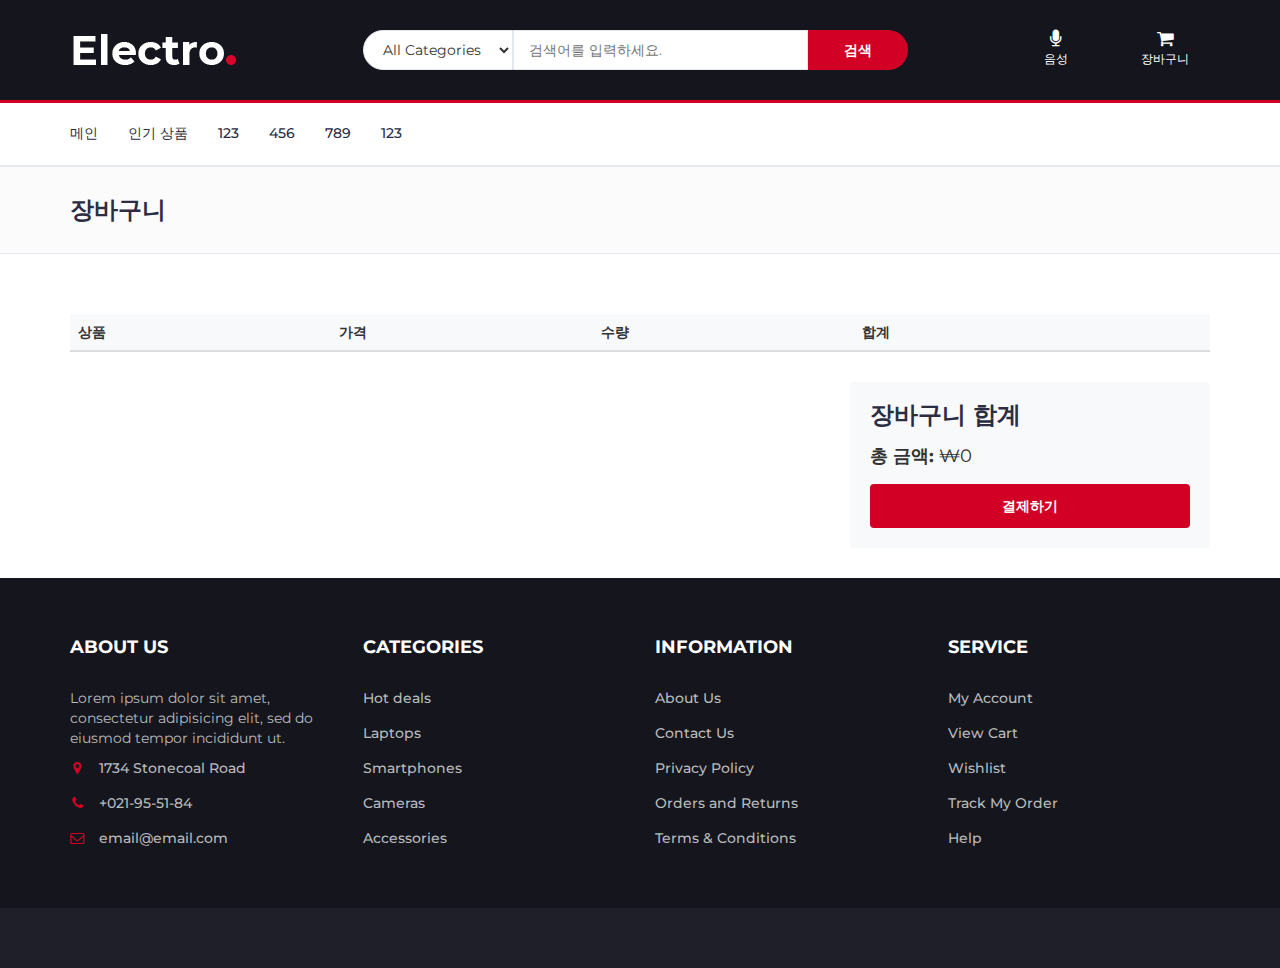
<file: shop-main/shop/cart.html>
<!DOCTYPE html>
<html lang="en">
<head>
    <meta charset="utf-8">
    <meta http-equiv="X-UA-Compatible" content="IE=edge">
    <meta name="viewport" content="width=device-width, initial-scale=1">
    <title>장바구니</title>
    <link href="https://fonts.googleapis.com/css?family=Montserrat:400,500,700" rel="stylesheet">
    <link type="text/css" rel="stylesheet" href="css/bootstrap.min.css"/>
    <link type="text/css" rel="stylesheet" href="css/slick.css"/>
    <link type="text/css" rel="stylesheet" href="css/slick-theme.css"/>
    <link type="text/css" rel="stylesheet" href="css/nouislider.min.css"/>
    <link rel="stylesheet" href="css/font-awesome.min.css">
    <link type="text/css" rel="stylesheet" href="css/style.css"/>
    <link type="text/css" rel="stylesheet" href="css/cart.css"/>
</head>
<body>
    <!-- HEADER -->
    <header>
	
        <!-- MAIN HEADER -->
        <div id="header">
            <!-- container -->
            <div class="container">
                <!-- row -->
                <div class="row">
                    <!-- LOGO -->
                    <div class="col-md-3">
                        <div class="header-logo">
                            <a href="index.html" class="logo">
                                <img src="./img/logo.png" alt="">
                            </a>
                        </div>
                    </div>
                    <!-- /LOGO -->

                    <!-- SEARCH BAR -->
                    <div class="col-md-6">
                        <div class="header-search">
                            <form>
                                <select class="input-select">
                                    <option value="0">All Categories</option>
                                    <option value="1">Category 01</option>
                                    <option value="1">Category 02</option>
                                </select>
                                <input class="input" placeholder="검색어를 입력하세요.">
                                <button class="search-btn">검색</button>
                            </form>
                        </div>
                    </div>
                    <!-- /SEARCH BAR -->

                    <!-- ACCOUNT -->
                    <div class="col-md-3 clearfix">
                        <div class="header-ctn">
                            <!-- Voice Search -->
                            <div>
                                <a href="#" id="voice-search-btn">
                                    <i class="fa fa-microphone"></i>
                                    <span>음성</span>
                                </a>
                            </div>
                            <!-- /Voice Search -->


                            

                            <!-- Cart -->
                            <div class="dropdown">
                                <a href="cart.html">
                                    <i class="fa fa-shopping-cart"></i>
                                    <span>장바구니</span>
                                    <div class="qty" id="cart-count">0</div>
                                </a>
                            </div>
                            <!-- /Cart -->

                            <!-- Menu Toogle -->
                            <div class="menu-toggle">
                                <a href="#">
                                    <i class="fa fa-bars"></i>
                                    <span>Menu</span>
                                </a>
                            </div>
                            <!-- /Menu Toogle -->
                        </div>
                    </div>
                    <!-- /ACCOUNT -->
                </div>
                <!-- row -->
            </div>
            <!-- container -->
        </div>
        <!-- /MAIN HEADER -->
    </header>
    <!-- /HEADER -->

    <!-- NAVIGATION -->
		<nav id="navigation">
			<!-- container -->
			<div class="container">
				<!-- responsive-nav -->
				<div id="responsive-nav">
					<!-- NAV -->
					<ul class="main-nav nav navbar-nav">
						<li><a href="index.html">메인</a></li>
						<li><a href="index.html#hot-deal">인기 상품</a></li>
						<li><a href="index.html#CPU">123</a></li>
						<li><a href="index.html#board">456</a></li>
						<li><a href="index.html#graphics">789</a></li>
						<li><a href="index.html#PC">123</a></li>
					</ul>
					<!-- /NAV -->
				</div>
				<!-- /responsive-nav -->
			</div>
			<!-- /container -->
		</nav>
		<!-- /NAVIGATION -->

    <!-- 장바구니 섹션 -->
    <div id="breadcrumb" class="section">
        <div class="container">
            <div class="row">
                <div class="col-md-12">
                    <h3 class="breadcrumb-header">장바구니</h3>
                </div>
            </div>
        </div>
    </div>

    <div class="section">
        <div class="container">
            <div class="row">
                <div class="col-md-12">
                    <div class="cart-table">
                        <table class="table">
                            <thead>
                                <tr>
                                    <th>상품</th>
                                    <th>가격</th>
                                    <th>수량</th>
                                    <th>합계</th>
                                    <th></th>
                                </tr>
                            </thead>
                            <tbody id="cart-items">
                                <!-- 장바구니 아이템들이 여기에 동적으로 추가됩니다 -->
                            </tbody>
                        </table>
                    </div>
                </div>
                <div class="col-md-4 col-md-offset-8">
                    <div class="cart-summary">
                        <h3>장바구니 합계</h3>
                        <div class="cart-total">
                            <strong>총 금액:</strong>
                            <span id="cart-total">₩0</span>
                        </div>
                        <a href="checkout.html" class="primary-btn order-submit">결제하기</a>
                    </div>
                </div>
            </div>
        </div>
    </div>

    <!-- FOOTER -->
		<footer id="footer">
			<!-- top footer -->
			<div class="section">
				<!-- container -->
				<div class="container">
					<!-- row -->
					<div class="row">
						<div class="col-md-3 col-xs-6">
							<div class="footer">
								<h3 class="footer-title">About Us</h3>
								<p>Lorem ipsum dolor sit amet, consectetur adipisicing elit, sed do eiusmod tempor incididunt ut.</p>
								<ul class="footer-links">
									<li><a href="#"><i class="fa fa-map-marker"></i>1734 Stonecoal Road</a></li>
									<li><a href="#"><i class="fa fa-phone"></i>+021-95-51-84</a></li>
									<li><a href="#"><i class="fa fa-envelope-o"></i>email@email.com</a></li>
								</ul>
							</div>
						</div>

						<div class="col-md-3 col-xs-6">
							<div class="footer">
								<h3 class="footer-title">Categories</h3>
								<ul class="footer-links">
									<li><a href="#">Hot deals</a></li>
									<li><a href="#">Laptops</a></li>
									<li><a href="#">Smartphones</a></li>
									<li><a href="#">Cameras</a></li>
									<li><a href="#">Accessories</a></li>
								</ul>
							</div>
						</div>

						<div class="clearfix visible-xs"></div>

						<div class="col-md-3 col-xs-6">
							<div class="footer">
								<h3 class="footer-title">Information</h3>
								<ul class="footer-links">
									<li><a href="#">About Us</a></li>
									<li><a href="#">Contact Us</a></li>
									<li><a href="#">Privacy Policy</a></li>
									<li><a href="#">Orders and Returns</a></li>
									<li><a href="#">Terms & Conditions</a></li>
								</ul>
							</div>
						</div>

						<div class="col-md-3 col-xs-6">
							<div class="footer">
								<h3 class="footer-title">Service</h3>
								<ul class="footer-links">
									<li><a href="#">My Account</a></li>
									<li><a href="#">View Cart</a></li>
									<li><a href="#">Wishlist</a></li>
									<li><a href="#">Track My Order</a></li>
									<li><a href="#">Help</a></li>
								</ul>
							</div>
						</div>
					</div>
					<!-- /row -->
				</div>
				<!-- /container -->
			</div>
			<!-- /top footer -->

			<!-- bottom footer -->
			<div id="bottom-footer" class="section">
				<div class="container">
					
				</div>
				<!-- /container -->
			</div>
			<!-- /bottom footer -->
		</footer>
		<!-- /FOOTER -->

    <!-- jQuery Plugins -->
    <script src="js/jquery.min.js"></script>
    <script src="js/bootstrap.min.js"></script>
    <script src="js/slick.min.js"></script>
    <script src="js/nouislider.min.js"></script>
    <script src="js/jquery.zoom.min.js"></script>
    <script src="js/main.js"></script>
    <script src="js/cart.js"></script>

    <script>
        // 장바구니 아이템을 표시하는 함수
        function displayCartItems() {
            const cartItemsContainer = document.getElementById('cart-items');
            const cartTotal = document.getElementById('cart-total');
            let total = 0;

            cartItemsContainer.innerHTML = '';
            cartItems.forEach(item => {
                const row = document.createElement('tr');
                row.innerHTML = `
                    <td>
                        <div class="product-widget">
                            <div class="product-img">
                                <img src="${item.image}" alt="">
                            </div>
                            <div class="product-body">
                                <h3 class="product-name"><a href="#">${item.name}</a></h3>
                            </div>
                        </div>
                    </td>
                    <td>₩${item.price.toLocaleString()}</td>
                    <td>
                        <div class="input-number">
                            <input type="number" value="${item.quantity}">
                            <span class="qty-up">+</span>
                            <span class="qty-down">-</span>
                        </div>
                    </td>
                    <td>₩${(item.price * item.quantity).toLocaleString()}</td>
                    <td>
                        <button class="delete" onclick="removeFromCart(${item.id})"><i class="fa fa-close"></i></button>
                    </td>
                `;
                cartItemsContainer.appendChild(row);
                total += item.price * item.quantity;
            });

            cartTotal.textContent = `₩${total.toLocaleString()}`;
        }

        // 페이지 로드 시 장바구니 아이템 표시
        window.addEventListener('load', displayCartItems);
    </script>
</body>
</html>
</file>
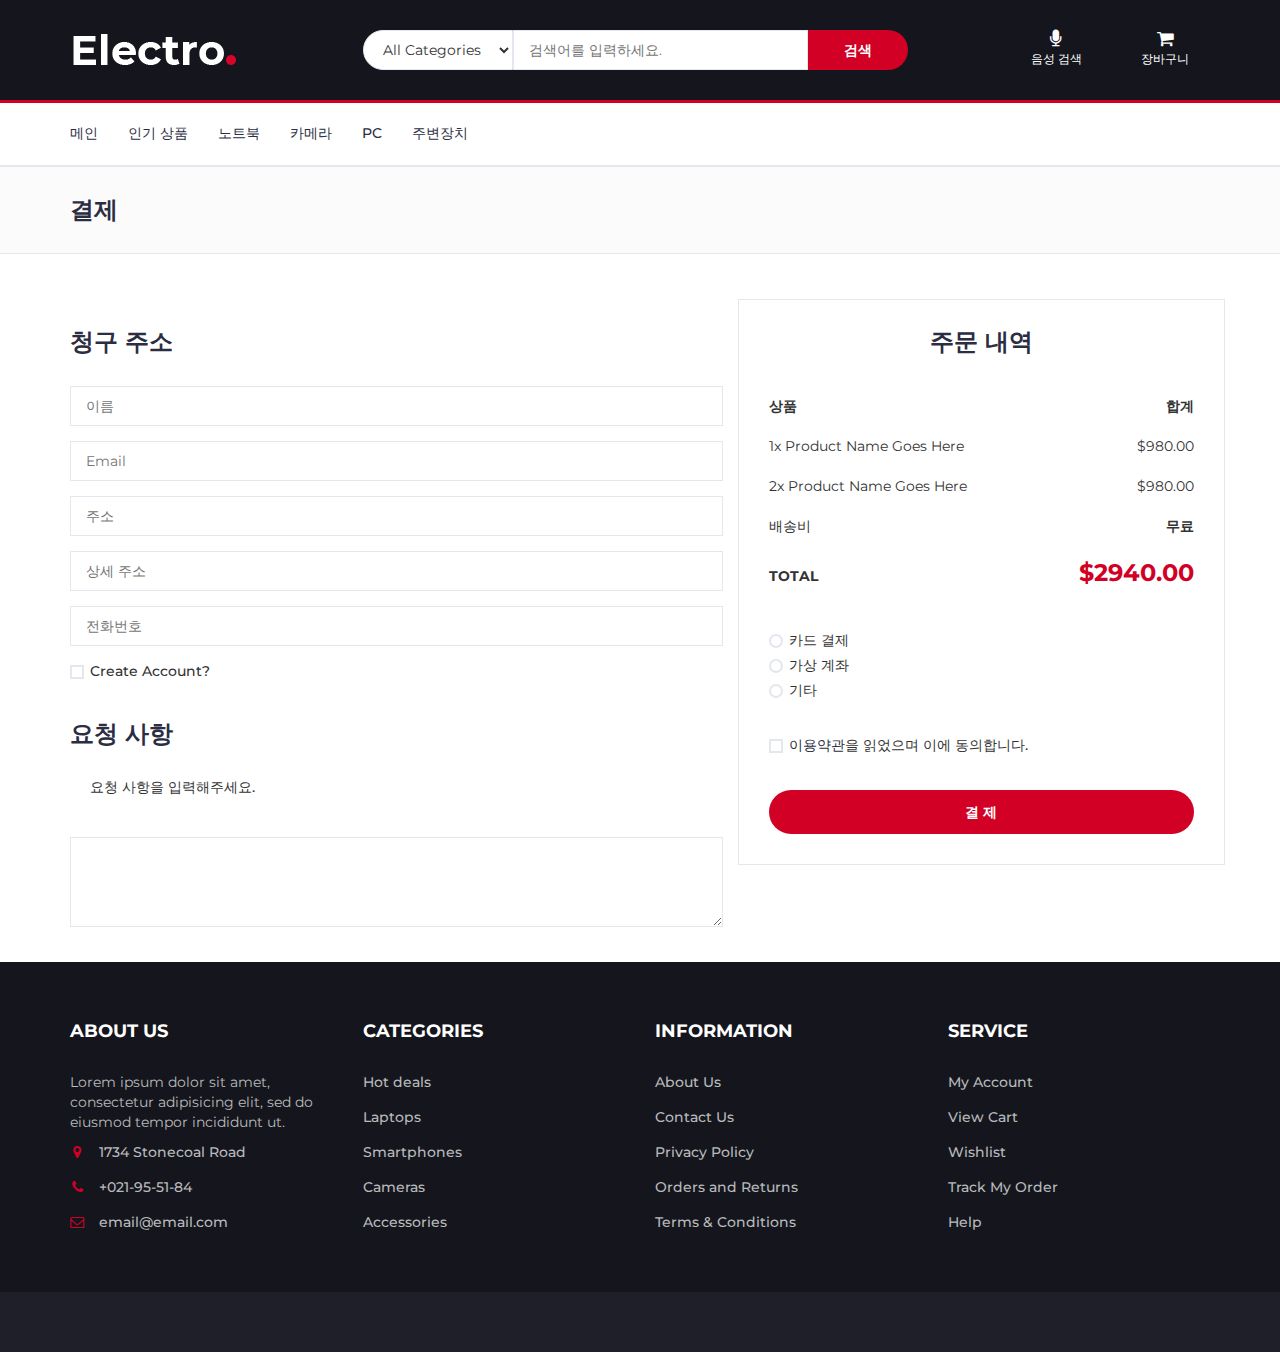
<file: shop-main/shop/checkout.html>
<!DOCTYPE html>
<html lang="en">
	<head>
		<meta charset="utf-8">
		<meta http-equiv="X-UA-Compatible" content="IE=edge">
		<meta name="viewport" content="width=device-width, initial-scale=1">
		 <!-- The above 3 meta tags *must* come first in the head; any other head content must come *after* these tags -->

		<title>결제</title>

 		<!-- Google font -->
 		<link href="https://fonts.googleapis.com/css?family=Montserrat:400,500,700" rel="stylesheet">

 		<!-- Bootstrap -->
 		<link type="text/css" rel="stylesheet" href="css/bootstrap.min.css"/>

 		<!-- Slick -->
 		<link type="text/css" rel="stylesheet" href="css/slick.css"/>
 		<link type="text/css" rel="stylesheet" href="css/slick-theme.css"/>

 		<!-- nouislider -->
 		<link type="text/css" rel="stylesheet" href="css/nouislider.min.css"/>

 		<!-- Font Awesome Icon -->
 		<link rel="stylesheet" href="css/font-awesome.min.css">

 		<!-- Custom stlylesheet -->
 		<link type="text/css" rel="stylesheet" href="css/style.css"/>

		<!-- HTML5 shim and Respond.js for IE8 support of HTML5 elements and media queries -->
		<!-- WARNING: Respond.js doesn't work if you view the page via file:// -->
		<!--[if lt IE 9]>
		  <script src="https://oss.maxcdn.com/html5shiv/3.7.3/html5shiv.min.js"></script>
		  <script src="https://oss.maxcdn.com/respond/1.4.2/respond.min.js"></script>
		<![endif]-->

    </head>
	<body>
		<!-- HEADER -->
		<header>
			

			<!-- MAIN HEADER -->
			<div id="header">
				<!-- container -->
				<div class="container">
					<!-- row -->
					<div class="row">
						<!-- LOGO -->
						<div class="col-md-3">
							<div class="header-logo">
								<a href="index.html" class="logo">
									<img src="./img/logo.png" alt="">
								</a>
							</div>
						</div>
						<!-- /LOGO -->

						<!-- SEARCH BAR -->
						<div class="col-md-6">
							<div class="header-search">
								<form>
									<select class="input-select">
										<option value="0">All Categories</option>
										<option value="1">Category 01</option>
										<option value="1">Category 02</option>
									</select>
									<input class="input" placeholder="검색어를 입력하세요.">
									<button class="search-btn">검색</button>
								</form>
							</div>
						</div>
						<!-- /SEARCH BAR -->

						<!-- ACCOUNT -->
						<div class="col-md-3 clearfix">
							<div class="header-ctn">
								<!-- Voice Search -->
								<div>
									<a href="#" id="voice-search-btn">
										<i class="fa fa-microphone"></i>
										<span>음성 검색</span>
									</a>
								</div>
								<!-- /Voice Search -->

								<!-- Cart -->
								<div class="dropdown">
									<a class="dropdown-toggle" data-toggle="dropdown" aria-expanded="true">
										<i class="fa fa-shopping-cart"></i>
										<span>장바구니</span>
										<div class="qty" id="cart-count">0</div>
									</a>
									<div class="cart-dropdown">
										<div class="cart-list" id="cart-items">
											<!-- 장바구니 아이템들이 여기에 동적으로 추가됩니다 -->
										</div>
										<div class="cart-summary">
											<small><span id="cart-item-count">0</span> 개의 상품</small>
											<h5>합계: $<span id="cart-total">0.00</span></h5>
										</div>
										<div class="cart-btns">
											<a href="cart.html">장바구니 보기</a>
											<a href="checkout.html">결제하기 <i class="fa fa-arrow-circle-right"></i></a>
										</div>
									</div>
								</div>
								<!-- /Cart -->

								<!-- Menu Toogle -->
								<div class="menu-toggle">
									<a href="#">
										<i class="fa fa-bars"></i>
										<span>Menu</span>
									</a>
								</div>
								<!-- /Menu Toogle -->
							</div>
						</div>
						<!-- /ACCOUNT -->
					</div>
					<!-- row -->
				</div>
				<!-- container -->
			</div>
			<!-- /MAIN HEADER -->
		</header>
		<!-- /HEADER -->

		<!-- NAVIGATION -->
		<nav id="navigation">
			<!-- container -->
			<div class="container">
				<!-- responsive-nav -->
				<div id="responsive-nav">
					<!-- NAV -->
					<ul class="main-nav nav navbar-nav">
						<li><a href="index.html">메인</a></li>
						<li><a href="index.html#hot-deal">인기 상품</a></li>
						<li><a href="index.html#laptops">노트북</a></li>
						<li><a href="index.html#cameras">카메라</a></li>
						<li><a href="index.html#pc">PC</a></li>
						<li><a href="index.html#accessories">주변장치</a></li>
					</ul>
					<!-- /NAV -->
				</div>
				<!-- /responsive-nav -->
			</div>
			<!-- /container -->
		</nav>
		<!-- /NAVIGATION -->

		<!-- BREADCRUMB -->
		<div id="breadcrumb" class="section">
			<!-- container -->
			<div class="container">
				<!-- row -->
				<div class="row">
					<div class="col-md-12">
						<h3 class="breadcrumb-header">결제</h3>
					
					</div>
				</div>
				<!-- /row -->
			</div>
			<!-- /container -->
		</div>
		<!-- /BREADCRUMB -->

		<!-- SECTION -->
		<div class="section">
			<!-- container -->
			<div class="container">
				<!-- row -->
				<div class="row">

					<div class="col-md-7">
						<!-- Billing Details -->
						<div class="billing-details">
							<div class="section-title">
								<h3 class="title">청구 주소</h3>
							</div>
							<div class="form-group">
								<input class="input" type="text" name="last-name" placeholder="이름">
							</div>
							<div class="form-group">
								<input class="input" type="email" name="email" placeholder="Email">
							</div>
							<div class="form-group">
								<input class="input" type="text" name="address" placeholder="주소">
							</div>
							<div class="form-group">
								<input class="input" type="text" name="city" placeholder="상세 주소">
							</div>
							
							<div class="form-group">
								<input class="input" type="tel" name="tel" placeholder="전화번호">
							</div>
							<div class="form-group">
								<div class="input-checkbox">
									<input type="checkbox" id="create-account">
									<label for="create-account">
										<span></span>
										Create Account?
									</label>
									<div class="caption">
										<p>Lorem ipsum dolor sit amet, consectetur adipisicing elit, sed do eiusmod tempor incididunt.</p>
										<input class="input" type="password" name="password" placeholder="Enter Your Password">
									</div>
								</div>
							</div>
						</div>
						<!-- /Billing Details -->

						<!-- Shiping Details -->
						<div class="shiping-details">
							<div class="section-title">
								<h3 class="title">요청 사항</h3>
							</div>
							<div class="input-checkbox">
								<label for="shiping-address">
									<span></span>
									요청 사항을 입력해주세요.
								</label>
								<div class="caption">
									<div class="form-group">
										<input class="input" type="text" name="first-name" placeholder="First Name">
									</div>
									<div class="form-group">
										<input class="input" type="text" name="last-name" placeholder="Last Name">
									</div>
									<div class="form-group">
										<input class="input" type="email" name="email" placeholder="Email">
									</div>
									<div class="form-group">
										<input class="input" type="text" name="address" placeholder="Address">
									</div>
									<div class="form-group">
										<input class="input" type="text" name="city" placeholder="City">
									</div>
									<div class="form-group">
										<input class="input" type="text" name="country" placeholder="Country">
									</div>
									<div class="form-group">
										<input class="input" type="text" name="zip-code" placeholder="ZIP Code">
									</div>
									<div class="form-group">
										<input class="input" type="tel" name="tel" placeholder="Telephone">
									</div>
								</div>
							</div>
						</div>
						<!-- /Shiping Details -->

						<!-- Order notes -->
						<div class="order-notes">
							<textarea class="input" placeholder=""></textarea>
						</div>
						<!-- /Order notes -->
					</div>

					<!-- Order Details -->
					<div class="col-md-5 order-details">
						<div class="section-title text-center">
							<h3 class="title">주문 내역</h3>
						</div>
						<div class="order-summary">
							<div class="order-col">
								<div><strong>상품</strong></div>
								<div><strong>합계</strong></div>
							</div>
							<div class="order-products">
								<div class="order-col">
									<div>1x Product Name Goes Here</div>
									<div>$980.00</div>
								</div>
								<div class="order-col">
									<div>2x Product Name Goes Here</div>
									<div>$980.00</div>
								</div>
							</div>
							<div class="order-col">
								<div>배송비</div>
								<div><strong>무료</strong></div>
							</div>
							<div class="order-col">
								<div><strong>TOTAL</strong></div>
								<div><strong class="order-total">$2940.00</strong></div>
							</div>
						</div>
						<div class="payment-method">
							<div class="input-radio">
								<input type="radio" name="payment" id="payment-1">
								<label for="payment-1">
									<span></span>
									카드 결제
								</label>
								
							</div>
							<div class="input-radio">
								<input type="radio" name="payment" id="payment-2">
								<label for="payment-2">
									<span></span>
									가상 계좌
								</label>
								
							</div>
							<div class="input-radio">
								<input type="radio" name="payment" id="payment-3">
								<label for="payment-3">
									<span></span>
									기타
								</label>
								</div>
						</div>
						<div class="input-checkbox">
							<input type="checkbox" id="terms">
							<label for="terms">
								<span></span>
								<a href="#"> 이용약관</a>을 읽었으며 이에 동의합니다.</a>
							</label>
						</div>
						<a href="#" class="primary-btn order-submit">결 제</a>
					</div>
					<!-- /Order Details -->
				</div>
				<!-- /row -->
			</div>
			<!-- /container -->
		</div>
		<!-- /SECTION -->
		
		<!-- FOOTER -->
		<footer id="footer">
			<!-- top footer -->
			<div class="section">
				<!-- container -->
				<div class="container">
					<!-- row -->
					<div class="row">
						<div class="col-md-3 col-xs-6">
							<div class="footer">
								<h3 class="footer-title">About Us</h3>
								<p>Lorem ipsum dolor sit amet, consectetur adipisicing elit, sed do eiusmod tempor incididunt ut.</p>
								<ul class="footer-links">
									<li><a href="#"><i class="fa fa-map-marker"></i>1734 Stonecoal Road</a></li>
									<li><a href="#"><i class="fa fa-phone"></i>+021-95-51-84</a></li>
									<li><a href="#"><i class="fa fa-envelope-o"></i>email@email.com</a></li>
								</ul>
							</div>
						</div>

						<div class="col-md-3 col-xs-6">
							<div class="footer">
								<h3 class="footer-title">Categories</h3>
								<ul class="footer-links">
									<li><a href="#">Hot deals</a></li>
									<li><a href="#">Laptops</a></li>
									<li><a href="#">Smartphones</a></li>
									<li><a href="#">Cameras</a></li>
									<li><a href="#">Accessories</a></li>
								</ul>
							</div>
						</div>

						<div class="clearfix visible-xs"></div>

						<div class="col-md-3 col-xs-6">
							<div class="footer">
								<h3 class="footer-title">Information</h3>
								<ul class="footer-links">
									<li><a href="#">About Us</a></li>
									<li><a href="#">Contact Us</a></li>
									<li><a href="#">Privacy Policy</a></li>
									<li><a href="#">Orders and Returns</a></li>
									<li><a href="#">Terms & Conditions</a></li>
								</ul>
							</div>
						</div>

						<div class="col-md-3 col-xs-6">
							<div class="footer">
								<h3 class="footer-title">Service</h3>
								<ul class="footer-links">
									<li><a href="#">My Account</a></li>
									<li><a href="#">View Cart</a></li>
									<li><a href="#">Wishlist</a></li>
									<li><a href="#">Track My Order</a></li>
									<li><a href="#">Help</a></li>
								</ul>
							</div>
						</div>
					</div>
					<!-- /row -->
				</div>
				<!-- /container -->
			</div>
			<!-- /top footer -->

			<!-- bottom footer -->
			<div id="bottom-footer" class="section">
				<div class="container">
					
				</div>
				<!-- /container -->
			</div>
			<!-- /bottom footer -->
		</footer>
		<!-- /FOOTER -->

		<!-- jQuery Plugins -->
		<script src="js/jquery.min.js"></script>
		<script src="js/bootstrap.min.js"></script>
		<script src="js/slick.min.js"></script>
		<script src="js/nouislider.min.js"></script>
		<script src="js/jquery.zoom.min.js"></script>
		<script src="js/main.js"></script>

	</body>
</html>
</file>
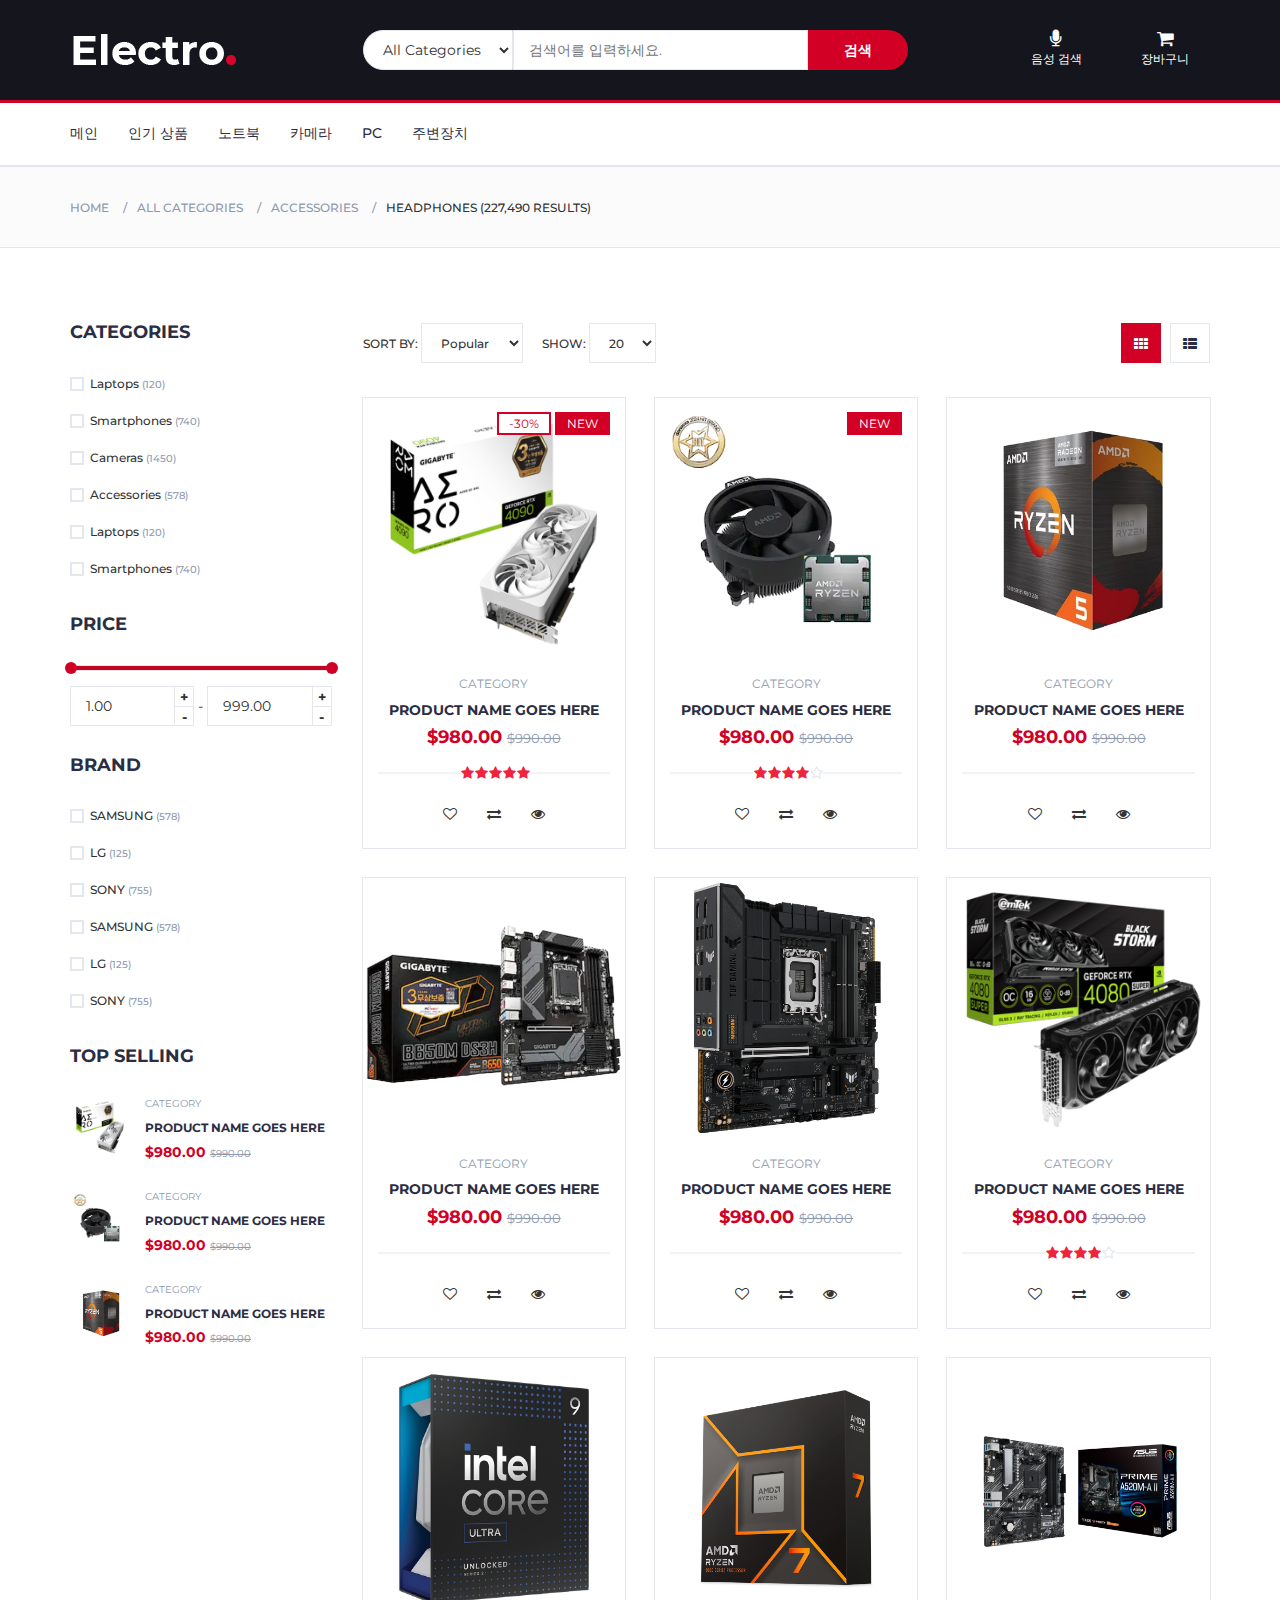
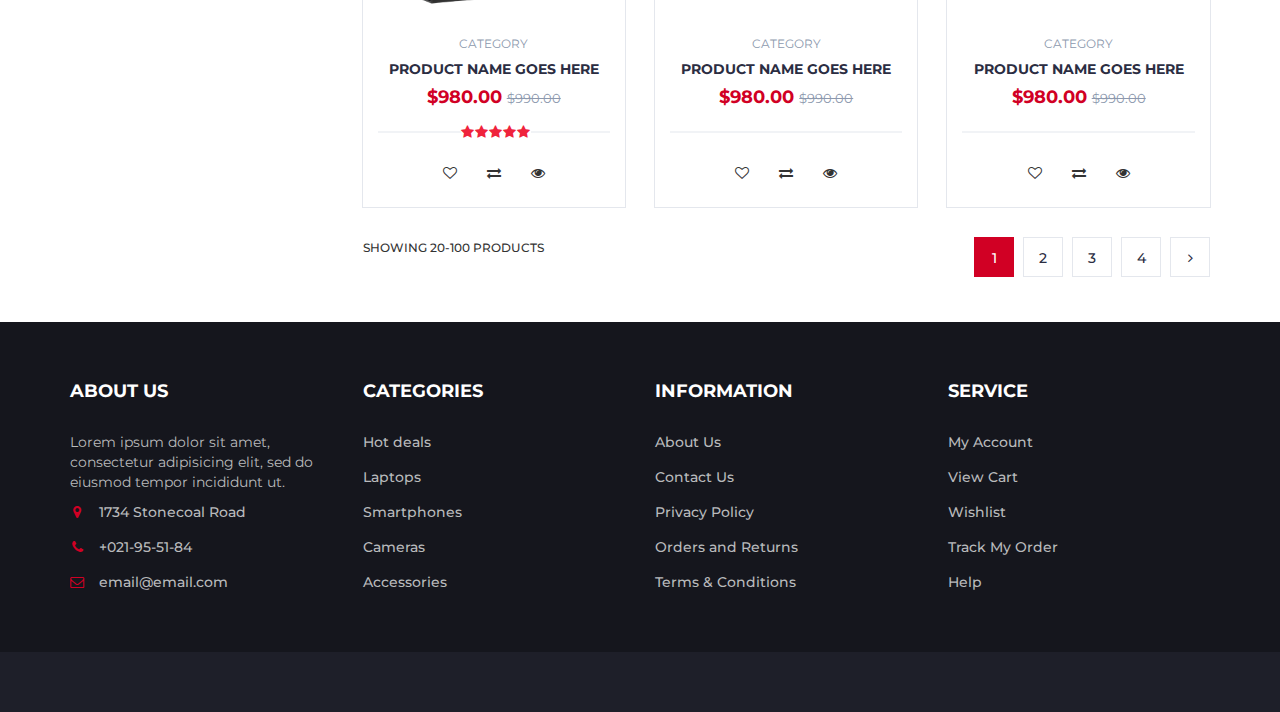
<file: shop-main/shop/store.html>
<!DOCTYPE html>
<html lang="en">
	<head>
		<meta charset="utf-8">
		<meta http-equiv="X-UA-Compatible" content="IE=edge">
		<meta name="viewport" content="width=device-width, initial-scale=1">
		 <!-- The above 3 meta tags *must* come first in the head; any other head content must come *after* these tags -->

		<title>Electro - HTML Ecommerce Template</title>

 		<!-- Google font -->
 		<link href="https://fonts.googleapis.com/css?family=Montserrat:400,500,700" rel="stylesheet">

 		<!-- Bootstrap -->
 		<link type="text/css" rel="stylesheet" href="css/bootstrap.min.css"/>

 		<!-- Slick -->
 		<link type="text/css" rel="stylesheet" href="css/slick.css"/>
 		<link type="text/css" rel="stylesheet" href="css/slick-theme.css"/>

 		<!-- nouislider -->
 		<link type="text/css" rel="stylesheet" href="css/nouislider.min.css"/>

 		<!-- Font Awesome Icon -->
 		<link rel="stylesheet" href="css/font-awesome.min.css">

 		<!-- Custom stlylesheet -->
 		<link type="text/css" rel="stylesheet" href="css/style.css"/>

		<!-- HTML5 shim and Respond.js for IE8 support of HTML5 elements and media queries -->
		<!-- WARNING: Respond.js doesn't work if you view the page via file:// -->
		<!--[if lt IE 9]>
		  <script src="https://oss.maxcdn.com/html5shiv/3.7.3/html5shiv.min.js"></script>
		  <script src="https://oss.maxcdn.com/respond/1.4.2/respond.min.js"></script>
		<![endif]-->

    </head>
	<body>
		<!-- HEADER -->
		<header>
			

			<!-- MAIN HEADER -->
			<div id="header">
				<!-- container -->
				<div class="container">
					<!-- row -->
					<div class="row">
						<!-- LOGO -->
						<div class="col-md-3">
							<div class="header-logo">
								<a href="index.html" class="logo">
									<img src="./img/logo.png" alt="">
								</a>
							</div>
						</div>
						<!-- /LOGO -->

						<!-- SEARCH BAR -->
						<div class="col-md-6">
							<div class="header-search">
								<form>
									<select class="input-select">
										<option value="0">All Categories</option>
										<option value="1">Category 01</option>
										<option value="1">Category 02</option>
									</select>
									<input class="input" placeholder="검색어를 입력하세요.">
									<button class="search-btn">검색</button>
								</form>
							</div>
						</div>
						<!-- /SEARCH BAR -->

						<!-- ACCOUNT -->
						<div class="col-md-3 clearfix">
							<div class="header-ctn">
								<!-- Voice Search -->
								<div>
									<a href="#" id="voice-search-btn">
										<i class="fa fa-microphone"></i>
										<span>음성 검색</span>
									</a>
								</div>
								<!-- /Voice Search -->

								<!-- Cart -->
								<div class="dropdown">
									<a class="dropdown-toggle" data-toggle="dropdown" aria-expanded="true">
										<i class="fa fa-shopping-cart"></i>
										<span>장바구니</span>
										<div class="qty" id="cart-count">0</div>
									</a>
									<div class="cart-dropdown">
										<div class="cart-list" id="cart-items">
											<!-- 장바구니 아이템들이 여기에 동적으로 추가됩니다 -->
										</div>
										<div class="cart-summary">
											<small><span id="cart-item-count">0</span> 개의 상품</small>
											<h5>합계: $<span id="cart-total">0.00</span></h5>
										</div>
										<div class="cart-btns">
											<a href="cart.html">장바구니 보기</a>
											<a href="checkout.html">결제하기 <i class="fa fa-arrow-circle-right"></i></a>
										</div>
									</div>
								</div>
								<!-- /Cart -->

								<!-- Menu Toogle -->
								<div class="menu-toggle">
									<a href="#">
										<i class="fa fa-bars"></i>
										<span>Menu</span>
									</a>
								</div>
								<!-- /Menu Toogle -->
							</div>
						</div>
						<!-- /ACCOUNT -->
					</div>
					<!-- row -->
				</div>
				<!-- container -->
			</div>
			<!-- /MAIN HEADER -->
		</header>
		<!-- /HEADER -->

		<!-- NAVIGATION -->
		<nav id="navigation">
			<!-- container -->
			<div class="container">
				<!-- responsive-nav -->
				<div id="responsive-nav">
					<!-- NAV -->
					<ul class="main-nav nav navbar-nav">
						<li><a href="index.html">메인</a></li>
						<li><a href="index.html#hot-deal">인기 상품</a></li>
						<li><a href="index.html#laptops">노트북</a></li>
						<li><a href="index.html#cameras">카메라</a></li>
						<li><a href="index.html#pc">PC</a></li>
						<li><a href="index.html#accessories">주변장치</a></li>
					</ul>
					<!-- /NAV -->
				</div>
				<!-- /responsive-nav -->
			</div>
			<!-- /container -->
		</nav>
		<!-- /NAVIGATION -->

		<!-- BREADCRUMB -->
		<div id="breadcrumb" class="section">
			<!-- container -->
			<div class="container">
				<!-- row -->
				<div class="row">
					<div class="col-md-12">
						<ul class="breadcrumb-tree">
							<li><a href="#">Home</a></li>
							<li><a href="#">All Categories</a></li>
							<li><a href="#">Accessories</a></li>
							<li class="active">Headphones (227,490 Results)</li>
						</ul>
					</div>
				</div>
				<!-- /row -->
			</div>
			<!-- /container -->
		</div>
		<!-- /BREADCRUMB -->

		<!-- SECTION -->
		<div class="section">
			<!-- container -->
			<div class="container">
				<!-- row -->
				<div class="row">
					<!-- ASIDE -->
					<div id="aside" class="col-md-3">
						<!-- aside Widget -->
						<div class="aside">
							<h3 class="aside-title">Categories</h3>
							<div class="checkbox-filter">

								<div class="input-checkbox">
									<input type="checkbox" id="category-1">
									<label for="category-1">
										<span></span>
										Laptops
										<small>(120)</small>
									</label>
								</div>

								<div class="input-checkbox">
									<input type="checkbox" id="category-2">
									<label for="category-2">
										<span></span>
										Smartphones
										<small>(740)</small>
									</label>
								</div>

								<div class="input-checkbox">
									<input type="checkbox" id="category-3">
									<label for="category-3">
										<span></span>
										Cameras
										<small>(1450)</small>
									</label>
								</div>

								<div class="input-checkbox">
									<input type="checkbox" id="category-4">
									<label for="category-4">
										<span></span>
										Accessories
										<small>(578)</small>
									</label>
								</div>

								<div class="input-checkbox">
									<input type="checkbox" id="category-5">
									<label for="category-5">
										<span></span>
										Laptops
										<small>(120)</small>
									</label>
								</div>

								<div class="input-checkbox">
									<input type="checkbox" id="category-6">
									<label for="category-6">
										<span></span>
										Smartphones
										<small>(740)</small>
									</label>
								</div>
							</div>
						</div>
						<!-- /aside Widget -->

						<!-- aside Widget -->
						<div class="aside">
							<h3 class="aside-title">Price</h3>
							<div class="price-filter">
								<div id="price-slider"></div>
								<div class="input-number price-min">
									<input id="price-min" type="number">
									<span class="qty-up">+</span>
									<span class="qty-down">-</span>
								</div>
								<span>-</span>
								<div class="input-number price-max">
									<input id="price-max" type="number">
									<span class="qty-up">+</span>
									<span class="qty-down">-</span>
								</div>
							</div>
						</div>
						<!-- /aside Widget -->

						<!-- aside Widget -->
						<div class="aside">
							<h3 class="aside-title">Brand</h3>
							<div class="checkbox-filter">
								<div class="input-checkbox">
									<input type="checkbox" id="brand-1">
									<label for="brand-1">
										<span></span>
										SAMSUNG
										<small>(578)</small>
									</label>
								</div>
								<div class="input-checkbox">
									<input type="checkbox" id="brand-2">
									<label for="brand-2">
										<span></span>
										LG
										<small>(125)</small>
									</label>
								</div>
								<div class="input-checkbox">
									<input type="checkbox" id="brand-3">
									<label for="brand-3">
										<span></span>
										SONY
										<small>(755)</small>
									</label>
								</div>
								<div class="input-checkbox">
									<input type="checkbox" id="brand-4">
									<label for="brand-4">
										<span></span>
										SAMSUNG
										<small>(578)</small>
									</label>
								</div>
								<div class="input-checkbox">
									<input type="checkbox" id="brand-5">
									<label for="brand-5">
										<span></span>
										LG
										<small>(125)</small>
									</label>
								</div>
								<div class="input-checkbox">
									<input type="checkbox" id="brand-6">
									<label for="brand-6">
										<span></span>
										SONY
										<small>(755)</small>
									</label>
								</div>
							</div>
						</div>
						<!-- /aside Widget -->

						<!-- aside Widget -->
						<div class="aside">
							<h3 class="aside-title">Top selling</h3>
							<div class="product-widget">
								<div class="product-img">
									<img src="./img/product01.png" alt="">
								</div>
								<div class="product-body">
									<p class="product-category">Category</p>
									<h3 class="product-name"><a href="#">product name goes here</a></h3>
									<h4 class="product-price">$980.00 <del class="product-old-price">$990.00</del></h4>
								</div>
							</div>

							<div class="product-widget">
								<div class="product-img">
									<img src="./img/product02.png" alt="">
								</div>
								<div class="product-body">
									<p class="product-category">Category</p>
									<h3 class="product-name"><a href="#">product name goes here</a></h3>
									<h4 class="product-price">$980.00 <del class="product-old-price">$990.00</del></h4>
								</div>
							</div>

							<div class="product-widget">
								<div class="product-img">
									<img src="./img/product03.png" alt="">
								</div>
								<div class="product-body">
									<p class="product-category">Category</p>
									<h3 class="product-name"><a href="#">product name goes here</a></h3>
									<h4 class="product-price">$980.00 <del class="product-old-price">$990.00</del></h4>
								</div>
							</div>
						</div>
						<!-- /aside Widget -->
					</div>
					<!-- /ASIDE -->

					<!-- STORE -->
					<div id="store" class="col-md-9">
						<!-- store top filter -->
						<div class="store-filter clearfix">
							<div class="store-sort">
								<label>
									Sort By:
									<select class="input-select">
										<option value="0">Popular</option>
										<option value="1">Position</option>
									</select>
								</label>

								<label>
									Show:
									<select class="input-select">
										<option value="0">20</option>
										<option value="1">50</option>
									</select>
								</label>
							</div>
							<ul class="store-grid">
								<li class="active"><i class="fa fa-th"></i></li>
								<li><a href="#"><i class="fa fa-th-list"></i></a></li>
							</ul>
						</div>
						<!-- /store top filter -->

						<!-- store products -->
						<div class="row">
							<!-- product -->
							<div class="col-md-4 col-xs-6">
								<div class="product">
									<div class="product-img">
										<img src="./img/product01.png" alt="">
										<div class="product-label">
											<span class="sale">-30%</span>
											<span class="new">NEW</span>
										</div>
									</div>
									<div class="product-body">
										<p class="product-category">Category</p>
										<h3 class="product-name"><a href="#">product name goes here</a></h3>
										<h4 class="product-price">$980.00 <del class="product-old-price">$990.00</del></h4>
										<div class="product-rating">
											<i class="fa fa-star"></i>
											<i class="fa fa-star"></i>
											<i class="fa fa-star"></i>
											<i class="fa fa-star"></i>
											<i class="fa fa-star"></i>
										</div>
										<div class="product-btns">
											<button class="add-to-wishlist"><i class="fa fa-heart-o"></i><span class="tooltipp">add to wishlist</span></button>
											<button class="add-to-compare"><i class="fa fa-exchange"></i><span class="tooltipp">add to compare</span></button>
											<button class="quick-view"><i class="fa fa-eye"></i><span class="tooltipp">quick view</span></button>
										</div>
									</div>
									<div class="add-to-cart">
										<button class="add-to-cart-btn" onclick="addToCart(1, 'Product Name', 980.00, './img/product01.png')">
											<i class="fa fa-shopping-cart"></i> add to cart
										</button>
									</div>
								</div>
							</div>
							<!-- /product -->

							<!-- product -->
							<div class="col-md-4 col-xs-6">
								<div class="product">
									<div class="product-img">
										<img src="./img/product02.png" alt="">
										<div class="product-label">
											<span class="new">NEW</span>
										</div>
									</div>
									<div class="product-body">
										<p class="product-category">Category</p>
										<h3 class="product-name"><a href="#">product name goes here</a></h3>
										<h4 class="product-price">$980.00 <del class="product-old-price">$990.00</del></h4>
										<div class="product-rating">
											<i class="fa fa-star"></i>
											<i class="fa fa-star"></i>
											<i class="fa fa-star"></i>
											<i class="fa fa-star"></i>
											<i class="fa fa-star-o"></i>
										</div>
										<div class="product-btns">
											<button class="add-to-wishlist"><i class="fa fa-heart-o"></i><span class="tooltipp">add to wishlist</span></button>
											<button class="add-to-compare"><i class="fa fa-exchange"></i><span class="tooltipp">add to compare</span></button>
											<button class="quick-view"><i class="fa fa-eye"></i><span class="tooltipp">quick view</span></button>
										</div>
									</div>
									<div class="add-to-cart">
										<button class="add-to-cart-btn" onclick="addToCart(1, 'Product Name', 980.00)"><i class="fa fa-shopping-cart"></i> add to cart</button>
									</div>
								</div>
							</div>
							<!-- /product -->

							<div class="clearfix visible-sm visible-xs"></div>

							<!-- product -->
							<div class="col-md-4 col-xs-6">
								<div class="product">
									<div class="product-img">
										<img src="./img/product03.png" alt="">
									</div>
									<div class="product-body">
										<p class="product-category">Category</p>
										<h3 class="product-name"><a href="#">product name goes here</a></h3>
										<h4 class="product-price">$980.00 <del class="product-old-price">$990.00</del></h4>
										<div class="product-rating">
										</div>
										<div class="product-btns">
											<button class="add-to-wishlist"><i class="fa fa-heart-o"></i><span class="tooltipp">add to wishlist</span></button>
											<button class="add-to-compare"><i class="fa fa-exchange"></i><span class="tooltipp">add to compare</span></button>
											<button class="quick-view"><i class="fa fa-eye"></i><span class="tooltipp">quick view</span></button>
										</div>
									</div>
									<div class="add-to-cart">
										<button class="add-to-cart-btn"><i class="fa fa-shopping-cart"></i> add to cart</button>
									</div>
								</div>
							</div>
							<!-- /product -->

							<div class="clearfix visible-lg visible-md"></div>

							<!-- product -->
							<div class="col-md-4 col-xs-6">
								<div class="product">
									<div class="product-img">
										<img src="./img/product04.png" alt="">
									</div>
									<div class="product-body">
										<p class="product-category">Category</p>
										<h3 class="product-name"><a href="#">product name goes here</a></h3>
										<h4 class="product-price">$980.00 <del class="product-old-price">$990.00</del></h4>
										<div class="product-rating">
										</div>
										<div class="product-btns">
											<button class="add-to-wishlist"><i class="fa fa-heart-o"></i><span class="tooltipp">add to wishlist</span></button>
											<button class="add-to-compare"><i class="fa fa-exchange"></i><span class="tooltipp">add to compare</span></button>
											<button class="quick-view"><i class="fa fa-eye"></i><span class="tooltipp">quick view</span></button>
										</div>
									</div>
									<div class="add-to-cart">
										<button class="add-to-cart-btn"><i class="fa fa-shopping-cart"></i> add to cart</button>
									</div>
								</div>
							</div>
							<!-- /product -->

							<div class="clearfix visible-sm visible-xs"></div>

							<!-- product -->
							<div class="col-md-4 col-xs-6">
								<div class="product">
									<div class="product-img">
										<img src="./img/product05.png" alt="">
									</div>
									<div class="product-body">
										<p class="product-category">Category</p>
										<h3 class="product-name"><a href="#">product name goes here</a></h3>
										<h4 class="product-price">$980.00 <del class="product-old-price">$990.00</del></h4>
										<div class="product-rating">
										</div>
										<div class="product-btns">
											<button class="add-to-wishlist"><i class="fa fa-heart-o"></i><span class="tooltipp">add to wishlist</span></button>
											<button class="add-to-compare"><i class="fa fa-exchange"></i><span class="tooltipp">add to compare</span></button>
											<button class="quick-view"><i class="fa fa-eye"></i><span class="tooltipp">quick view</span></button>
										</div>
									</div>
									<div class="add-to-cart">
										<button class="add-to-cart-btn"><i class="fa fa-shopping-cart"></i> add to cart</button>
									</div>
								</div>
							</div>
							<!-- /product -->

							<!-- product -->
							<div class="col-md-4 col-xs-6">
								<div class="product">
									<div class="product-img">
										<img src="./img/product06.png" alt="">
									</div>
									<div class="product-body">
										<p class="product-category">Category</p>
										<h3 class="product-name"><a href="#">product name goes here</a></h3>
										<h4 class="product-price">$980.00 <del class="product-old-price">$990.00</del></h4>
										<div class="product-rating">
											<i class="fa fa-star"></i>
											<i class="fa fa-star"></i>
											<i class="fa fa-star"></i>
											<i class="fa fa-star"></i>
											<i class="fa fa-star-o"></i>
										</div>
										<div class="product-btns">
											<button class="add-to-wishlist"><i class="fa fa-heart-o"></i><span class="tooltipp">add to wishlist</span></button>
											<button class="add-to-compare"><i class="fa fa-exchange"></i><span class="tooltipp">add to compare</span></button>
											<button class="quick-view"><i class="fa fa-eye"></i><span class="tooltipp">quick view</span></button>
										</div>
									</div>
									<div class="add-to-cart">
										<button class="add-to-cart-btn"><i class="fa fa-shopping-cart"></i> add to cart</button>
									</div>
								</div>
							</div>
							<!-- /product -->

							<div class="clearfix visible-lg visible-md visible-sm visible-xs"></div>

							<!-- product -->
							<div class="col-md-4 col-xs-6">
								<div class="product">
									<div class="product-img">
										<img src="./img/product07.png" alt="">
									</div>
									<div class="product-body">
										<p class="product-category">Category</p>
										<h3 class="product-name"><a href="#">product name goes here</a></h3>
										<h4 class="product-price">$980.00 <del class="product-old-price">$990.00</del></h4>
										<div class="product-rating">
											<i class="fa fa-star"></i>
											<i class="fa fa-star"></i>
											<i class="fa fa-star"></i>
											<i class="fa fa-star"></i>
											<i class="fa fa-star"></i>
										</div>
										<div class="product-btns">
											<button class="add-to-wishlist"><i class="fa fa-heart-o"></i><span class="tooltipp">add to wishlist</span></button>
											<button class="add-to-compare"><i class="fa fa-exchange"></i><span class="tooltipp">add to compare</span></button>
											<button class="quick-view"><i class="fa fa-eye"></i><span class="tooltipp">quick view</span></button>
										</div>
									</div>
									<div class="add-to-cart">
										<button class="add-to-cart-btn"><i class="fa fa-shopping-cart"></i> add to cart</button>
									</div>
								</div>
							</div>
							<!-- /product -->

							<!-- product -->
							<div class="col-md-4 col-xs-6">
								<div class="product">
									<div class="product-img">
										<img src="./img/product08.png" alt="">
									</div>
									<div class="product-body">
										<p class="product-category">Category</p>
										<h3 class="product-name"><a href="#">product name goes here</a></h3>
										<h4 class="product-price">$980.00 <del class="product-old-price">$990.00</del></h4>
										<div class="product-rating">
										</div>
										<div class="product-btns">
											<button class="add-to-wishlist"><i class="fa fa-heart-o"></i><span class="tooltipp">add to wishlist</span></button>
											<button class="add-to-compare"><i class="fa fa-exchange"></i><span class="tooltipp">add to compare</span></button>
											<button class="quick-view"><i class="fa fa-eye"></i><span class="tooltipp">quick view</span></button>
										</div>
									</div>
									<div class="add-to-cart">
										<button class="add-to-cart-btn"><i class="fa fa-shopping-cart"></i> add to cart</button>
									</div>
								</div>
							</div>
							<!-- /product -->

							<div class="clearfix visible-sm visible-xs"></div>

							<!-- product -->
							<div class="col-md-4 col-xs-6">
								<div class="product">
									<div class="product-img">
										<img src="./img/product09.png" alt="">
									</div>
									<div class="product-body">
										<p class="product-category">Category</p>
										<h3 class="product-name"><a href="#">product name goes here</a></h3>
										<h4 class="product-price">$980.00 <del class="product-old-price">$990.00</del></h4>
										<div class="product-rating">
										</div>
										<div class="product-btns">
											<button class="add-to-wishlist"><i class="fa fa-heart-o"></i><span class="tooltipp">add to wishlist</span></button>
											<button class="add-to-compare"><i class="fa fa-exchange"></i><span class="tooltipp">add to compare</span></button>
											<button class="quick-view"><i class="fa fa-eye"></i><span class="tooltipp">quick view</span></button>
										</div>
									</div>
									<div class="add-to-cart">
										<button class="add-to-cart-btn"><i class="fa fa-shopping-cart"></i> add to cart</button>
									</div>
								</div>
							</div>
							<!-- /product -->
						</div>
						<!-- /store products -->

						<!-- store bottom filter -->
						<div class="store-filter clearfix">
							<span class="store-qty">Showing 20-100 products</span>
							<ul class="store-pagination">
								<li class="active">1</li>
								<li><a href="#">2</a></li>
								<li><a href="#">3</a></li>
								<li><a href="#">4</a></li>
								<li><a href="#"><i class="fa fa-angle-right"></i></a></li>
							</ul>
						</div>
						<!-- /store bottom filter -->
					</div>
					<!-- /STORE -->
				</div>
				<!-- /row -->
			</div>
			<!-- /container -->
		</div>
		<!-- /SECTION -->

		<!-- FOOTER -->
		<footer id="footer">
			<!-- top footer -->
			<div class="section">
				<!-- container -->
				<div class="container">
					<!-- row -->
					<div class="row">
						<div class="col-md-3 col-xs-6">
							<div class="footer">
								<h3 class="footer-title">About Us</h3>
								<p>Lorem ipsum dolor sit amet, consectetur adipisicing elit, sed do eiusmod tempor incididunt ut.</p>
								<ul class="footer-links">
									<li><a href="#"><i class="fa fa-map-marker"></i>1734 Stonecoal Road</a></li>
									<li><a href="#"><i class="fa fa-phone"></i>+021-95-51-84</a></li>
									<li><a href="#"><i class="fa fa-envelope-o"></i>email@email.com</a></li>
								</ul>
							</div>
						</div>

						<div class="col-md-3 col-xs-6">
							<div class="footer">
								<h3 class="footer-title">Categories</h3>
								<ul class="footer-links">
									<li><a href="#">Hot deals</a></li>
									<li><a href="#">Laptops</a></li>
									<li><a href="#">Smartphones</a></li>
									<li><a href="#">Cameras</a></li>
									<li><a href="#">Accessories</a></li>
								</ul>
							</div>
						</div>

						<div class="clearfix visible-xs"></div>

						<div class="col-md-3 col-xs-6">
							<div class="footer">
								<h3 class="footer-title">Information</h3>
								<ul class="footer-links">
									<li><a href="#">About Us</a></li>
									<li><a href="#">Contact Us</a></li>
									<li><a href="#">Privacy Policy</a></li>
									<li><a href="#">Orders and Returns</a></li>
									<li><a href="#">Terms & Conditions</a></li>
								</ul>
							</div>
						</div>

						<div class="col-md-3 col-xs-6">
							<div class="footer">
								<h3 class="footer-title">Service</h3>
								<ul class="footer-links">
									<li><a href="#">My Account</a></li>
									<li><a href="#">View Cart</a></li>
									<li><a href="#">Wishlist</a></li>
									<li><a href="#">Track My Order</a></li>
									<li><a href="#">Help</a></li>
								</ul>
							</div>
						</div>
					</div>
					<!-- /row -->
				</div>
				<!-- /container -->
			</div>
			<!-- /top footer -->

			<!-- bottom footer -->
			<div id="bottom-footer" class="section">
				<div class="container">
					
				</div>
				<!-- /container -->
			</div>
			<!-- /bottom footer -->
		</footer>
		<!-- /FOOTER -->

		<!-- jQuery Plugins -->
		<script src="js/jquery.min.js"></script>
		<script src="js/bootstrap.min.js"></script>
		<script src="js/slick.min.js"></script>
		<script src="js/nouislider.min.js"></script>
		<script src="js/jquery.zoom.min.js"></script>
		<script src="js/main.js"></script>

		<!-- Cart JavaScript -->
		<script src="js/cart.js"></script>
		<script>
			// 장바구니 기능 초기화
			initCart();
		</script>

	</body>
</html>
</file>
<file: shop/css/style.css>
/*
Template Name: Electro - HTML Ecommerce Template
Author: yaminncco

Colors:
	Body 		: #333
	Headers 	: #2B2D42
	Primary 	: #D10024
	Dark 		: #15161D ##1E1F29
	Grey 		: #E4E7ED #FBFBFC #8D99AE #B9BABC

Fonts: Montserrat

Table OF Contents
------------------------------------
1 > GENERAL
------ Typography
------ Buttons
------ Inputs
------ Sections
------ Breadcrumb
2 > HEADER
------ Top header
------ Logo
------ Search
------ Cart
3 > NAVIGATION
------ Main nav
------ Responsive Nav
4 > CATEGORY SHOP
5 > HOT DEAL
6 > PRODUCT
------ Product
------ Widget product
------ Product slick
7 > STORE PAGE
------ Aside
------ Store
8 > PRODUCT DETAILS PAGE
------ Product view
------ Product details
------ Product tab
9 > CHECKOUT PAGE
10 > NEWSLETTER
11 > FOOTER
11 > SLICK STYLE
12 > RESPONSIVE
------------------------------------*/

/*=========================================================
	01 -> GENERAL
===========================================================*/

/*----------------------------*\
	Typography
\*----------------------------*/

body {
  font-family: 'Montserrat', sans-serif;
  font-weight: 400;
  color: #333;
}

h1, h2, h3, h4, h5, h6 {
  color: #2B2D42;
  font-weight: 700;
  margin: 0 0 10px;
}

a {
  color: #2B2D42;
  font-weight: 500;
  -webkit-transition: 0.2s color;
  transition: 0.2s color;
}

a:hover, a:focus {
  color: #D10024;
  text-decoration: none;
  outline: none;
}

ul, ol {
  margin: 0;
  padding: 0;
  list-style: none
}

/*----------------------------*\
	Buttons
\*----------------------------*/

.primary-btn {
  display: inline-block;
  padding: 12px 30px;
  background-color: #D10024;
  border: none;
  border-radius: 40px;
  color: #FFF;
  text-transform: uppercase;
  font-weight: 700;
  text-align: center;
  -webkit-transition: 0.2s all;
  transition: 0.2s all;
}

.primary-btn:hover, .primary-btn:focus {
  opacity: 0.9;
  color: #FFF;
}

/*----------------------------*\
	Inputs
\*----------------------------*/

/*-- Text input --*/

.input {
  height: 40px;
  padding: 0px 15px;
  border: 1px solid #E4E7ED;
  background-color: #FFF;
  width: 100%;
}

textarea.input {
  padding: 15px;
  min-height: 90px;
}

/*-- Number input --*/

.input-number {
  position: relative;
}

.input-number input[type="number"]::-webkit-inner-spin-button, .input-number input[type="number"]::-webkit-outer-spin-button {
  -webkit-appearance: none;
  margin: 0;
}

.input-number input[type="number"] {
  -moz-appearance: textfield;
  height: 40px;
  width: 100%;
  border: 1px solid #E4E7ED;
  background-color: #FFF;
  padding: 0px 35px 0px 15px;
}

.input-number .qty-up, .input-number .qty-down {
  position: absolute;
  display: block;
  width: 20px;
  height: 20px;
  border: 1px solid #E4E7ED;
  background-color: #FFF;
  text-align: center;
  font-weight: 700;
  cursor: pointer;
  -webkit-user-select: none;
  -moz-user-select: none;
  -ms-user-select: none;
  user-select: none;
}

.input-number .qty-up {
  right: 0;
  top: 0;
  border-bottom: 0px;
}

.input-number .qty-down {
  right: 0;
  bottom: 0;
}

.input-number .qty-up:hover, .input-number .qty-down:hover {
  background-color: #E4E7ED;
  color: #D10024;
}

/*-- Select input --*/

.input-select {
  padding: 0px 15px;
  background: #FFF;
  border: 1px solid #E4E7ED;
  height: 40px;
}

/*-- checkbox & radio input --*/

.input-radio, .input-checkbox {
  position: relative;
  display: block;
}

.input-radio input[type="radio"]:not(:checked), .input-radio input[type="radio"]:checked, .input-checkbox input[type="checkbox"]:not(:checked), .input-checkbox input[type="checkbox"]:checked {
  position: absolute;
  margin-left: -9999px;
  visibility: hidden;
}

.input-radio label, .input-checkbox label {
  font-weight: 500;
  min-height: 20px;
  padding-left: 20px;
  margin-bottom: 5px;
  cursor: pointer;
}

.input-radio input[type="radio"]+label span, .input-checkbox input[type="checkbox"]+label span {
  position: absolute;
  left: 0px;
  top: 4px;
  width: 14px;
  height: 14px;
  border: 2px solid #E4E7ED;
  background: #FFF;
}

.input-radio input[type="radio"]+label span {
  border-radius: 50%;
}

.input-radio input[type="radio"]+label span:after {
  content: "";
  position: absolute;
  left: 50%;
  top: 50%;
  -webkit-transform: translate(-50%, -50%) scale(0);
  -ms-transform: translate(-50%, -50%) scale(0);
  transform: translate(-50%, -50%) scale(0);
  background-color: #FFF;
  width: 4px;
  height: 4px;
  border-radius: 50%;
  opacity: 0;
  -webkit-transition: all 0.2s;
  transition: all 0.2s;
}

.input-checkbox input[type="checkbox"]+label span:after {
  content: '✔';
  position: absolute;
  top: -2px;
  left: 1px;
  font-size: 10px;
  color: #FFF;
  opacity: 0;
  -webkit-transform: scale(0);
  -ms-transform: scale(0);
  transform: scale(0);
  -webkit-transition: all 0.2s;
  transition: all 0.2s;
}

.input-radio input[type="radio"]:checked+label span, .input-checkbox input[type="checkbox"]:checked+label span {
  background-color: #D10024;
  border-color: #D10024;
}

.input-radio input[type="radio"]:checked+label span:after {
  opacity: 1;
  -webkit-transform: translate(-50%, -50%) scale(1);
  -ms-transform: translate(-50%, -50%) scale(1);
  transform: translate(-50%, -50%) scale(1);
}

.input-checkbox input[type="checkbox"]:checked+label span:after {
  opacity: 1;
  -webkit-transform: scale(1);
  -ms-transform: scale(1);
  transform: scale(1);
}

.input-radio .caption, .input-checkbox .caption {
  margin-top: 5px;
  max-height: 0;
  overflow: hidden;
  -webkit-transition: 0.3s max-height;
  transition: 0.3s max-height;
}

.input-radio input[type="radio"]:checked~.caption, .input-checkbox input[type="checkbox"]:checked~.caption {
  max-height: 800px;
}

/*----------------------------*\
	Section
\*----------------------------*/

.section {
  padding-top: 30px;
  padding-bottom: 30px;
}

.section-title {
  position: relative;
  margin-bottom: 30px;
  margin-top: 15px;
}

.section-title .title {
  display: inline-block;
  text-transform: uppercase;
  margin: 0px;
}

.section-title .section-nav {
  float: right;
}

.section-title .section-nav .section-tab-nav {
  display: inline-block;
}

.section-tab-nav li {
  display: inline-block;
  margin-right: 15px;
}

.section-tab-nav li:last-child {
  margin-right: 0px;
}

.section-tab-nav li a {
  font-weight: 700;
  color: #8D99AE;
}

.section-tab-nav li a:after {
  content: "";
  display: block;
  width: 0%;
  height: 2px;
  background-color: #D10024;
  -webkit-transition: 0.2s all;
  transition: 0.2s all;
}

.section-tab-nav li.active a {
  color: #D10024;
}

.section-tab-nav li a:hover:after, .section-tab-nav li a:focus:after, .section-tab-nav li.active a:after {
  width: 100%;
}

.section-title .section-nav .products-slick-nav {
  top: 0px;
  right: 0px;
}

/*----------------------------*\
	Breadcrumb
\*----------------------------*/

#breadcrumb {
  padding: 30px 0px;
  background: #FBFBFC;
  border-bottom: 1px solid #E4E7ED;
  margin-bottom: 30px;
}

#breadcrumb .breadcrumb-header {
  display: inline-block;
  margin-top: 0px;
  margin-bottom: 0px;
  margin-right: 15px;
  text-transform: uppercase;
}

#breadcrumb .breadcrumb-tree {
  display: inline-block;
}

#breadcrumb .breadcrumb-tree li {
  display: inline-block;
  font-size: 12px;
  font-weight: 500;
  text-transform: uppercase;
}

#breadcrumb .breadcrumb-tree li+li {
  margin-left: 10px;
}

#breadcrumb .breadcrumb-tree li+li:before {
  content: '/';
  display: inline-block;
  color: #8D99AE;
  margin-right: 10px;
}

#breadcrumb .breadcrumb-tree li a {
  color: #8D99AE;
}

#breadcrumb .breadcrumb-tree li a:hover {
  color: #D10024;
}

/*=========================================================
	02 -> HEADER
===========================================================*/

/*----------------------------*\
	Top header
\*----------------------------*/

#top-header {
  padding-top: 10px;
  padding-bottom: 10px;
  background-color: #1E1F29;
}

.header-links li {
  display: inline-block;
  margin-right: 15px;
  font-size: 12px;
}

.header-links li:last-child {
  margin-right: 0px;
}

.header-links li a {
  color: #FFF;
}

.header-links li a:hover {
  color: #D10024;
}

.header-links li i {
  color: #D10024;
  margin-right: 5px;
}

/*----------------------------*\
	Logo
\*----------------------------*/

#header {
  padding-top: 15px;
  padding-bottom: 15px;
  background-color: #15161D;
}

.header-logo {
  float: left;
}

.header-logo .logo img {
  display: block;
}

/*----------------------------*\
	Search
\*----------------------------*/

.header-search {
  padding: 15px 0px;
}

.header-search form {
  position: relative;
}

.header-search form .input-select {
  margin-right: -4px;
  border-radius: 40px 0px 0px 40px;
}

.header-search form .input {
  width: calc(100% - 260px);
  margin-right: -4px;
}

.header-search form .search-btn {
  height: 40px;
  width: 100px;
  background: #D10024;
  color: #FFF;
  font-weight: 700;
  border: none;
  border-radius: 0px 40px 40px 0px;
}

/*----------------------------*\
	Cart
\*----------------------------*/

.header-ctn {
  float: right;
  padding: 15px 0px;
}

.header-ctn>div {
  display: inline-block;
}

.header-ctn>div+div {
  margin-left: 15px;
}

.header-ctn>div>a {
  display: block;
  position: relative;
  width: 90px;
  text-align: center;
  color: #FFF;
}

.header-ctn>div>a>i {
  display: block;
  font-size: 18px;
}

.header-ctn>div>a>span {
  font-size: 12px;
}

.header-ctn>div>a>.qty {
  position: absolute;
  right: 15px;
  top: -10px;
  width: 20px;
  height: 20px;
  line-height: 20px;
  text-align: center;
  border-radius: 50%;
  font-size: 10px;
  color: #FFF;
  background-color: #D10024;
}

.header-ctn .menu-toggle {
  display: none;
}

.cart-dropdown {
  position: absolute;
  width: 300px;
  background: #FFF;
  padding: 15px;
  -webkit-box-shadow: 0px 0px 0px 2px #E4E7ED;
  box-shadow: 0px 0px 0px 2px #E4E7ED;
  z-index: 99;
  right: 0;
  opacity: 0;
  visibility: hidden;
}

.dropdown.open>.cart-dropdown {
  opacity: 1;
  visibility: visible;
}

.dropdown .qty {
  display: none;
}

.cart-dropdown .cart-list {
  max-height: 180px;
  overflow-y: scroll;
  margin-bottom: 15px;
}

.cart-dropdown .cart-list .product-widget {
  padding: 0px;
  -webkit-box-shadow: none;
  box-shadow: none;
}

.cart-dropdown .cart-list .product-widget:last-child {
  margin-bottom: 0px;
}

.cart-dropdown .cart-list .product-widget .product-img {
  left: 0px;
  top: 0px;
}

.cart-dropdown .cart-list .product-widget .product-body .product-price {
  color: #2B2D42;
}

.cart-dropdown .cart-btns {
  margin: 0px -17px -17px;
}

.cart-dropdown .cart-btns>a {
  display: inline-block;
  width: calc(50% - 0px);
  padding: 12px;
  background-color: #D10024;
  color: #FFF;
  text-align: center;
  font-weight: 700;
  -webkit-transition: 0.2s all;
  transition: 0.2s all;
}

.cart-dropdown .cart-btns>a:first-child {
  margin-right: -4px;
  background-color: #1e1f29;
}

.cart-dropdown .cart-btns>a:hover {
  opacity: 0.9;
}

.cart-dropdown .cart-summary {
  border-top: 1px solid #E4E7ED;
  padding-top: 15px;
  padding-bottom: 15px;
}

/*=========================================================
	03 -> Navigation
===========================================================*/

#navigation {
  background: #FFF;
  border-bottom: 2px solid #E4E7ED;
  border-top: 3px solid #D10024;
}

/*----------------------------*\
	Main nav
\*----------------------------*/

.main-nav>li+li {
  margin-left: 30px
}

.main-nav>li>a {
  padding: 20px 0px;
}

.main-nav>li>a:hover, .main-nav>li>a:focus, .main-nav>li.active>a {
  color: #D10024;
  background-color: transparent;
}

.main-nav>li>a:after {
  content: "";
  display: block;
  width: 0%;
  height: 2px;
  background-color: #D10024;
  -webkit-transition: 0.2s all;
  transition: 0.2s all;
}

.main-nav>li>a:hover:after, .main-nav>li>a:focus:after, .main-nav>li.active>a:after {
  width: 100%;
}

.header-ctn li.nav-toggle {
  display: none;
}

/*----------------------------*\
	responsive nav
\*----------------------------*/

@media only screen and (max-width: 991px) {
  .header-ctn .menu-toggle {
    display: inline-block;
  }
  #responsive-nav {
    position: fixed;
    left: 0;
    top: 0;
    background: #15161D;
    height: 100vh;
    max-width: 250px;
    width: 0%;
    overflow: hidden;
    z-index: 22;
    padding-top: 60px;
    -webkit-transform: translateX(-100%);
    -ms-transform: translateX(-100%);
    transform: translateX(-100%);
    -webkit-transition: 0.2s all;
    transition: 0.2s all;
  }
  #responsive-nav.active {
    -webkit-transform: translateX(0%);
    -ms-transform: translateX(0%);
    transform: translateX(0%);
    width: 100%;
  }
  .main-nav {
    margin: 0px;
    float: none;
  }
  .main-nav>li {
    display: block;
    float: none;
  }
  .main-nav>li+li {
    margin-left: 0px;
  }
  .main-nav>li>a {
    padding: 15px;
    color: #FFF;
  }
}

/*=========================================================
	04 -> CATEGORY SHOP
===========================================================*/

.shop {
  position: relative;
  overflow: hidden;
  margin: 15px 0px;
}

.shop:before {
  content: "";
  position: absolute;
  top: 0;
  bottom: 0;
  left: 0px;
  width: 40%;
  background: #D10024;
  opacity: 0.9;
  -webkit-transform: skewX(-45deg);
  -ms-transform: skewX(-45deg);
  transform: skewX(-45deg);
}

.shop:after {
  content: "";
  position: absolute;
  top: 0;
  bottom: 0;
  left: 1px;
  width: 80%;
  background: #D10024;
  opacity: 0.9;
  -webkit-transform: skewX(-45deg) translateX(-100%);
  -ms-transform: skewX(-45deg) translateX(-100%);
  transform: skewX(-45deg) translateX(-100%);
}

.shop .shop-img {
  position: relative;
  background-color: #E4E7ED;
  z-index: -1;
}

.shop .shop-img>img {
  width: 100%;
  -webkit-transition: 0.2s all;
  transition: 0.2s all;
}

.shop:hover .shop-img>img {
  -webkit-transform: scale(1.1);
  -ms-transform: scale(1.1);
  transform: scale(1.1);
}

.shop .shop-body {
  position: absolute;
  top: 0;
  width: 75%;
  padding: 30px;
  z-index: 10;
}

.shop .shop-body h3 {
  color: #FFF;
}

.shop .shop-body .cta-btn {
  color: #FFF;
  text-transform: uppercase;
}

/*=========================================================
	05 -> HOT DEAL
===========================================================*/

#hot-deal.section {
  padding: 60px 0px;
  margin: 30px 0px;
  background-color: #E4E7ED;
  background-image: url('../img/hotdeal.png');
  background-position: center;
  background-repeat: no-repeat;
}

.hot-deal {
  text-align: center;
}

.hot-deal .hot-deal-countdown {
  margin-bottom: 30px;
}

.hot-deal .hot-deal-countdown>li {
  position: relative;
  display: inline-block;
  width: 100px;
  height: 100px;
  background: #D10024e6;
  text-align: center;
  border-radius: 50%;
  margin: 0px 5px;
}

.hot-deal .hot-deal-countdown>li>div {
  position: absolute;
  left: 0;
  right: 0;
  top: 50%;
  -webkit-transform: translateY(-50%);
  -ms-transform: translateY(-50%);
  transform: translateY(-50%);
}

.hot-deal .hot-deal-countdown>li>div h3 {
  color: #FFF;
  margin-bottom: 0px;
}

.hot-deal .hot-deal-countdown>li>div span {
  display: block;
  font-size: 10px;
  text-transform: uppercase;
  color: #FFF;
}

.hot-deal p {
  text-transform: uppercase;
  font-size: 24px;
}

.hot-deal .cta-btn {
  margin-top: 15px;
}

/*=========================================================
	06 -> PRODUCT
===========================================================*/

/*----------------------------*\
	product
\*----------------------------*/



.product {
  position: relative;
  margin: 20px 0px;
  -webkit-box-shadow: 0px 0px 0px 0px #E4E7ED, 0px 0px 0px 1px #E4E7ED;
  box-shadow: 0px 0px 0px 0px #E4E7ED, 0px 0px 0px 1px #E4E7ED;
  -webkit-transition: 0.2s all;
  transition: 0.2s all;
}

.product:hover {
  -webkit-box-shadow: 0px 0px 6px 0px #E4E7ED, 0px 0px 0px 2px #D10024;
  box-shadow: 0px 0px 6px 0px #E4E7ED, 0px 0px 0px 2px #D10024;
}

.product .product-img {
  position: relative;
}

.product .product-img>img {
  width: 100%;
}

.product .product-img .product-label {
  position: absolute;
  top: 15px;
  right: 15px;
}

.product .product-img .product-label>span {
  border: 2px solid;
  padding: 2px 10px;
  font-size: 12px;
}

.product .product-img .product-label>span.sale {
  background-color: #FFF;
  border-color: #D10024;
  color: #D10024;
}

.product .product-img .product-label>span.new {
  background-color: #D10024;
  border-color: #D10024;
  color: #FFF;
}

.product .product-body {
  position: relative;
  padding: 15px;
  background-color: #FFF;
  text-align: center;
  z-index: 20;
}

.product .product-body .product-category {
  text-transform: uppercase;
  font-size: 12px;
  color: #8D99AE;
}

.product .product-body .product-name {
  text-transform: uppercase;
  font-size: 14px;
}

.product .product-body .product-name>a {
  font-weight: 700;
}

.product .product-body .product-name>a:hover, .product .product-body .product-name>a:focus {
  color: #D10024;
}

.product .product-body .product-price {
  color: #D10024;
  font-size: 18px;
}

.product .product-body .product-price .product-old-price {
  font-size: 70%;
  font-weight: 400;
  color: #8D99AE;
}

.product .product-body .product-rating {
  position: relative;
  margin: 15px 0px 10px;
  height: 20px;
}

.product .product-body .product-rating>i {
  position: relative;
  width: 14px;
  margin-right: -4px;
  background: #FFF;
  color: #E4E7ED;
  z-index: 10;
}

.product .product-body .product-rating>i.fa-star {
  color: #ef233c;
}

.product .product-body .product-rating:after {
  content: "";
  position: absolute;
  top: 50%;
  left: 0;
  right: 0;
  -webkit-transform: translateY(-50%);
  -ms-transform: translateY(-50%);
  transform: translateY(-50%);
  height: 1px;
  background-color: #E4E7ED;
}

.product .product-body .product-btns>button {
  position: relative;
  width: 40px;
  height: 40px;
  line-height: 40px;
  background: transparent;
  border: none;
  -webkit-transition: 0.2s all;
  transition: 0.2s all;
}

.product .product-body .product-btns>button:hover {
  background-color: #E4E7ED;
  color: #D10024;
  border-radius: 50%;
}

.product .product-body .product-btns>button .tooltipp {
  position: absolute;
  bottom: 100%;
  left: 50%;
  -webkit-transform: translate(-50%, -15px);
  -ms-transform: translate(-50%, -15px);
  transform: translate(-50%, -15px);
  width: 150px;
  padding: 10px;
  font-size: 12px;
  line-height: 10px;
  background: #1e1f29;
  color: #FFF;
  text-transform: uppercase;
  z-index: 10;
  opacity: 0;
  visibility: hidden;
  -webkit-transition: 0.2s all;
  transition: 0.2s all;
}

.product .product-body .product-btns>button:hover .tooltipp {
  opacity: 1;
  visibility: visible;
  -webkit-transform: translate(-50%, -5px);
  -ms-transform: translate(-50%, -5px);
  transform: translate(-50%, -5px);
}

.product .add-to-cart {
  position: absolute;
  left: 1px;
  right: 1px;
  bottom: 1px;
  padding: 15px;
  background: #1e1f29;
  text-align: center;
  -webkit-transform: translateY(0%);
  -ms-transform: translateY(0%);
  transform: translateY(0%);
  -webkit-transition: 0.2s all;
  transition: 0.2s all;
  z-index: 2;
}

.product:hover .add-to-cart {
  -webkit-transform: translateY(100%);
  -ms-transform: translateY(100%);
  transform: translateY(100%);
}

.product .add-to-cart .add-to-cart-btn {
  position: relative;
  border: 2px solid transparent;
  height: 40px;
  padding: 0 30px;
  background-color: #ef233c;
  color: #FFF;
  text-transform: uppercase;
  font-weight: 700;
  border-radius: 40px;
  -webkit-transition: 0.2s all;
  transition: 0.2s all;
}

.product .add-to-cart .add-to-cart-btn>i {
  position: absolute;
  left: 0;
  top: 0;
  width: 40px;
  height: 40px;
  line-height: 38px;
  color: #D10024;
  opacity: 0;
  visibility: hidden;
}

.product .add-to-cart .add-to-cart-btn:hover {
  background-color: #FFF;
  color: #D10024;
  border-color: #D10024;
  padding: 0px 30px 0px 50px;
}

.product .add-to-cart .add-to-cart-btn:hover>i {
  opacity: 1;
  visibility: visible;
}

/*----------------------------*\
	Widget product
\*----------------------------*/

.product-widget {
  position: relative;
}

.product-widget+.product-widget {
  margin: 30px 0px;
}

.product-widget .product-img {
  position: absolute;
  left: 0px;
  top: 0px;
  width: 60px;
}

.product-widget .product-img>img {
  width: 100%;
}

.product-widget .product-body {
  padding-left: 75px;
  min-height: 60px;
}

.product-widget .product-body .product-category {
  text-transform: uppercase;
  font-size: 10px;
  color: #8D99AE;
}

.product-widget .product-body .product-name {
  text-transform: uppercase;
  font-size: 12px;
}

.product-widget .product-body .product-name>a {
  font-weight: 700;
}

.product-widget .product-body .product-name>a:hover, .product-widget .product-body .product-name>a:focus {
  color: #D10024;
}

.product-widget .product-body .product-price {
  font-size: 14px;
  color: #D10024;
}

.product-widget .product-body .product-price .product-old-price {
  font-size: 70%;
  font-weight: 400;
  color: #8D99AE;
}

.product-widget .product-body .product-price .qty {
  font-weight: 400;
  margin-right: 10px;
}

.product-widget .delete {
  position: absolute;
  top: 0;
  left: 0;
  height: 14px;
  width: 14px;
  text-align: center;
  font-size: 10px;
  padding: 0;
  background: #1e1f29;
  border: none;
  color: #FFF;
}

/*----------------------------*\
	Products slick
\*----------------------------*/

.products-slick .slick-list {
  padding-bottom: 60px;
  margin-bottom: -60px;
  z-index: 2;
}

.products-slick .product.slick-slide {
  margin: 15px;
}

.products-tabs>.tab-pane {
  display: block;
  height: 0;
  opacity: 0;
  visibility: hidden;
  overflow-y: hidden;
  padding-bottom: 60px;
  margin-bottom: -60px;
}

.products-tabs>.tab-pane.active {
  opacity: 1;
  visibility: visible;
  height: auto;
}

.products-slick-nav {
  position: absolute;
  right: 15px;
  z-index: 10;
}

.products-slick-nav .slick-prev, .products-slick-nav .slick-next {
  position: static;
  -webkit-transform: none;
  -ms-transform: none;
  transform: none;
  width: 20px;
  height: 20px;
  display: inline-block !important;
  margin: 0px 2px;
}

.products-slick-nav .slick-prev:before, .products-slick-nav .slick-next:before {
  font-size: 14px;
}

/*=========================================================
	07 -> PRODUCTS PAGE
===========================================================*/

/*----------------------------*\
	Aside
\*----------------------------*/

.aside+.aside {
  margin-top: 30px;
}

.aside>.aside-title {
  text-transform: uppercase;
  font-size: 18px;
  margin: 15px 0px 30px;
}

/*-- checkbox Filter --*/

.checkbox-filter>div+div {
  margin-top: 10px;
}

.checkbox-filter .input-radio label, .checkbox-filter .input-checkbox label {
  font-size: 12px;
}

.checkbox-filter .input-radio label small, .checkbox-filter .input-checkbox label small {
  color: #8D99AE;
}

/*-- Price Filter --*/

#price-slider {
  margin-bottom: 15px;
}

.noUi-target {
  background-color: #FFF;
  -webkit-box-shadow: none;
  box-shadow: none;
  border: 1px solid #E4E7ED;
  border-radius: 0px;
}

.noUi-connect {
  background-color: #D10024;
}

.noUi-horizontal {
  height: 6px;
}

.noUi-horizontal .noUi-handle {
  width: 12px;
  height: 12px;
  left: -6px;
  top: -4px;
  border: none;
  background: #D10024;
  -webkit-box-shadow: none;
  box-shadow: none;
  border-radius: 50%;
}

.noUi-handle:before, .noUi-handle:after {
  display: none;
}

.price-filter .input-number {
  display: inline-block;
  width: calc(50% - 7px);
}

/*----------------------------*\
	Store
\*----------------------------*/

.store-filter {
  margin-bottom: 15px;
  margin-top: 15px;
}

/*-- Store Sort --*/

.store-sort {
  display: inline-block;
}

.store-sort label {
  font-weight: 500;
  font-size: 12px;
  text-transform: uppercase;
  margin-right: 15px;
}

/*-- Store Grid --*/

.store-grid {
  float: right;
}

.store-grid li {
  display: inline-block;
  width: 40px;
  height: 40px;
  line-height: 40px;
  background-color: #FFF;
  border: 1px solid #E4E7ED;
  text-align: center;
  -webkit-transition: 0.2s all;
  transition: 0.2s all;
}

.store-grid li+li {
  margin-left: 5px;
}

.store-grid li:hover {
  background-color: #E4E7ED;
  color: #D10024;
}

.store-grid li.active {
  background-color: #D10024;
  border-color: #D10024;
  color: #FFF;
  cursor: default;
}

.store-grid li a {
  display: block;
}

/*-- Store Pagination --*/

.store-pagination {
  float: right;
}

.store-pagination li {
  display: inline-block;
  width: 40px;
  height: 40px;
  line-height: 40px;
  text-align: center;
  background-color: #FFF;
  border: 1px solid #E4E7ED;
  -webkit-transition: 0.2s all;
  transition: 0.2s all;
}

.store-pagination li+li {
  margin-left: 5px;
}

.store-pagination li:hover {
  background-color: #E4E7ED;
  color: #D10024;
}

.store-pagination li.active {
  background-color: #D10024;
  border-color: #D10024;
  color: #FFF;
  font-weight: 500;
  cursor: default;
}

.store-pagination li a {
  display: block;
}

.store-qty {
  margin-right: 30px;
  font-weight: 500;
  text-transform: uppercase;
  font-size: 12px;
}

/*=========================================================
	08 -> PRODUCT DETAILS PAGE
===========================================================*/

/*----------------------------*\
	Product view
\*----------------------------*/

#product-main-img .slick-prev {
  -webkit-transform: translateX(-15px);
  -ms-transform: translateX(-15px);
  transform: translateX(-15px);
  left: 15px;
}

#product-main-img .slick-next {
  -webkit-transform: translateX(15px);
  -ms-transform: translateX(15px);
  transform: translateX(15px);
  right: 15px;
}

#product-main-img .slick-prev, #product-main-img .slick-next {
  opacity: 0;
  visibility: hidden;
  -webkit-transition: 0.2s all;
  transition: 0.2s all;
}

#product-main-img:hover .slick-prev, #product-main-img:hover .slick-next {
  -webkit-transform: translateX(0%);
  -ms-transform: translateX(0%);
  transform: translateX(0%);
  opacity: 1;
  visibility: visible;
}

#product-main-img .zoomImg {
  background-color: #FFF;
}

#product-imgs .product-preview {
  margin: 0px 5px;
  border: 1px solid #E4E7ED;
}

#product-imgs .product-preview.slick-current {
  border-color: #D10024;
}

#product-imgs .slick-prev {
  top: -20px;
  left: 50%;
  -webkit-transform: translateX(-50%);
  -ms-transform: translateX(-50%);
  transform: translateX(-50%);
}

#product-imgs .slick-next {
  top: calc(100% - 20px);
  left: 50%;
  -webkit-transform: translateX(-50%);
  -ms-transform: translateX(-50%);
  transform: translateX(-50%);
}

#product-imgs .slick-prev:before {
  content: "\f106";
}

#product-imgs .slick-next:before {
  content: "\f107";
}

.product-preview img {
  width: 100%;
}

/*----------------------------*\
	Product details
\*----------------------------*/

.product-name {
  white-space: nowrap;
  overflow: hidden;
  text-overflow: ellipsis;
  max-width: 100%;
  display: block;
  position: relative;
  overflow: hidden;
}


.product-name .truncate {
  white-space: nowrap;
  overflow: hidden;
  text-overflow: ellipsis;
  display: block;
  transition: opacity 0.3s ease;
}

.product-name .full-name {
  position: absolute;
  top: 100%;
  left: 0;
  width: 100%;
  background-color: #fff;
  padding: 5px;
  box-shadow: 0 2px 5px rgba(0,0,0,0.1);
  opacity: 0;
  transition: opacity 0.3s ease, top 0.3s ease;
  pointer-events: none;
}

.product:hover .product-name .truncate {
  opacity: 0;
}

.product:hover .product-name .full-name {
  opacity: 1;
  top: 0;
}




.product-details .product-name {
  text-transform: uppercase;
  font-size: 18px;
}

.product-details .product-rating {
  display: inline-block;
  margin-right: 15px;
}

.product-details .product-rating>i {
  color: #E4E7ED;
}

.product-details .product-rating>i.fa-star {
  color: #D10024;
}

.product-details .review-link {
  font-size: 12px;
}

.product-details .product-price {
  display: inline-block;
  font-size: 24px;
  margin-top: 10px;
  margin-bottom: 15px;
  color: #D10024;
}

.product-details .product-price .product-old-price {
  font-size: 70%;
  font-weight: 400;
  color: #8D99AE;
}

.product-details .product-available {
  font-size: 12px;
  text-transform: uppercase;
  font-weight: 700;
  margin-left: 30px;
  color: #D10024;
}

.product-details .product-options {
  margin-top: 30px;
  margin-bottom: 30px;
}

.product-details .product-options label {
  font-weight: 500;
  font-size: 12px;
  text-transform: uppercase;
  margin-right: 15px;
  margin-bottom: 0px;
}

.product-details .product-options .input-select {
  width: 90px;
}

.product-details .add-to-cart {
  margin-bottom: 30px;
}

.product-details .add-to-cart .add-to-cart-btn {
  position: relative;
  border: 2px solid transparent;
  height: 40px;
  padding: 0 30px;
  background-color: #ef233c;
  color: #FFF;
  text-transform: uppercase;
  font-weight: 700;
  border-radius: 40px;
  -webkit-transition: 0.2s all;
  transition: 0.2s all;
}

.product-details .add-to-cart .add-to-cart-btn>i {
  position: absolute;
  left: 0;
  top: 0;
  width: 40px;
  height: 40px;
  line-height: 38px;
  color: #D10024;
  opacity: 0;
  visibility: hidden;
}

.product-details .add-to-cart .add-to-cart-btn:hover {
  background-color: #FFF;
  color: #D10024;
  border-color: #D10024;
  padding: 0px 30px 0px 50px;
}

.product-details .add-to-cart .add-to-cart-btn:hover>i {
  opacity: 1;
  visibility: visible;
}

.product-details .add-to-cart .qty-label {
  display: inline-block;
  font-weight: 500;
  font-size: 12px;
  text-transform: uppercase;
  margin-right: 15px;
  margin-bottom: 0px;
}

.product-details .add-to-cart .qty-label .input-number {
  width: 90px;
  display: inline-block;
}

.product-details .product-btns li {
  display: inline-block;
  text-transform: uppercase;
  font-size: 12px;
}

.product-details .product-btns li+li {
  margin-left: 15px;
}

.product-details .product-links {
  margin-top: 15px;
}

.product-details .product-links li {
  display: inline-block;
  text-transform: uppercase;
  font-size: 12px;
}

.product-details .product-links li+li {
  margin-left: 10px;
}

/*----------------------------*\
	 Product tab
\*----------------------------*/

#product-tab {
  margin-top: 60px;
}

#product-tab .tab-nav {
  position: relative;
  text-align: center;
  padding: 15px 0px;
  margin-bottom: 30px;
}

#product-tab .tab-nav:after {
  content: "";
  position: absolute;
  left: 0;
  right: 0;
  top: 50%;
  height: 1px;
  background-color: #E4E7ED;
  z-index: -1;
}

#product-tab .tab-nav li {
  display: inline-block;
  background: #FFF;
  padding: 0px 15px;
}

#product-tab .tab-nav li+li {
  margin-left: 15px;
}

#product-tab .tab-nav li a {
  display: block;
  font-weight: 700;
  color: #8D99AE;
}

#product-tab .tab-nav li.active a {
  color: #D10024;
}

#product-tab .tab-nav li a:after {
  content: "";
  display: block;
  width: 0%;
  height: 2px;
  background-color: #D10024;
  -webkit-transition: 0.2s all;
  transition: 0.2s all;
}

#product-tab .tab-nav li a:hover:after, #product-tab .tab-nav li a:focus:after, #product-tab .tab-nav li.active a:after {
  width: 100%;
}

/*-- Rating --*/

.rating-avg {
  font-size: 24px;
  font-weight: 700;
  margin-bottom: 15px;
}

.rating-avg .rating-stars {
  margin-left: 10px;
}

.rating-avg .rating-stars, .rating .rating-stars {
  display: inline-block;
}

.rating-avg .rating-stars>i, .rating .rating-stars>i {
  color: #E4E7ED;
}

.rating-avg .rating-stars>i.fa-star, .rating .rating-stars>i.fa-star {
  color: #D10024;
}

.rating li {
  margin: 5px 0px;
}

.rating .rating-progress {
  position: relative;
  display: inline-block;
  height: 9px;
  background-color: #E4E7ED;
  width: 120px;
  margin: 0px 10px;
  border-radius: 5px;
}

.rating .rating-progress>div {
  background-color: #D10024;
  position: absolute;
  left: 0;
  top: 0;
  bottom: 0;
  border-radius: 5px;
}

.rating .sum {
  display: inline-block;
  font-size: 12px;
  color: #8D99AE;
}

/*-- Reviews --*/

.reviews li {
  position: relative;
  padding-left: 145px;
  margin-bottom: 30px;
}

.reviews .review-heading {
  position: absolute;
  width: 130px;
  left: 0;
  top: 0;
  height: 70px;
}

.reviews .review-body {
  min-height: 70px;
}

.reviews .review-heading .name {
  margin-bottom: 5px;
  margin-top: 0px;
}

.reviews .review-heading .date {
  color: #8D99AE;
  font-size: 10px;
  margin: 0;
}

.reviews .review-heading .review-rating {
  margin-top: 5px;
}

.reviews .review-heading .review-rating>i {
  color: #E4E7ED;
}

.reviews .review-heading .review-rating>i.fa-star {
  color: #D10024;
}

.reviews-pagination {
  text-align: center;
}

.reviews-pagination li {
  display: inline-block;
  width: 35px;
  height: 35px;
  line-height: 35px;
  text-align: center;
  background-color: #FFF;
  border: 1px solid #E4E7ED;
  -webkit-transition: 0.2s all;
  transition: 0.2s all;
}

.reviews-pagination li:hover {
  background-color: #E4E7ED;
  color: #D10024;
}

.reviews-pagination li.active {
  background-color: #D10024;
  border-color: #D10024;
  color: #FFF;
  cursor: default;
}

.reviews-pagination li a {
  display: block;
}

/*-- Review Form --*/

.review-form .input {
  margin-bottom: 15px;
}

.review-form .input-rating {
  margin-bottom: 15px;
}

.review-form .input-rating .stars {
  display: inline-block;
  vertical-align: top;
}

.review-form .input-rating .stars input[type="radio"] {
  display: none;
}

.review-form .input-rating .stars>label {
  float: right;
  cursor: pointer;
  padding: 0px 3px;
  margin: 0px;
}

.review-form .input-rating .stars>label:before {
  content: "\f006";
  font-family: FontAwesome;
  color: #E4E7ED;
  -webkit-transition: 0.2s all;
  transition: 0.2s all;
}

.review-form .input-rating .stars>label:hover:before, .review-form .input-rating .stars>label:hover~label:before {
  color: #D10024;
}

.review-form .input-rating .stars>input:checked label:before, .review-form .input-rating .stars>input:checked~label:before {
  content: "\f005";
  color: #D10024;
}

/*=========================================================
	09 -> CHECKOUT PAGE
===========================================================*/

.billing-details {
  margin-bottom: 30px;
}

.shiping-details {
  margin-bottom: 30px;
}

.order-details {
  position: relative;
  padding: 0px 30px 30px;
  border-right: 1px solid #E4E7ED;
  border-left: 1px solid #E4E7ED;
  border-bottom: 1px solid #E4E7ED;
}

.order-details:before {
  content: "";
  position: absolute;
  left: -1px;
  right: -1px;
  top: -15px;
  height: 30px;
  border-top: 1px solid #E4E7ED;
  border-left: 1px solid #E4E7ED;
  border-right: 1px solid #E4E7ED;
}

.order-summary {
  margin: 15px 0px;
}

.order-summary .order-col {
  display: table;
  width: 100%;
}

.order-summary .order-col:after {
  content: "";
  display: block;
  clear: both;
}

.order-summary .order-col>div {
  display: table-cell;
  padding: 10px 0px;
}

.order-summary .order-col>div:first-child {
  width: calc(100% - 150px);
}

.order-summary .order-col>div:last-child {
  width: 150px;
  text-align: right;
}

.order-summary .order-col .order-total {
  font-size: 24px;
  color: #D10024;
}

.order-details .payment-method {
  margin: 30px 0px;
}

.order-details .order-submit {
  display: block;
  margin-top: 30px;
}

/*=========================================================
	10 -> NEWSLETTER
===========================================================*/

#newsletter.section {
  border-top: 2px solid #E4E7ED;
  border-bottom: 3px solid #D10024;
  margin-top: 30px;
}

.newsletter {
  text-align: center;
}

.newsletter p {
  font-size: 24px;
}

.newsletter form {
  position: relative;
  max-width: 520px;
  margin: 30px auto;
}

.newsletter form:after {
  content: "\f003";
  font-family: FontAwesome;
  position: absolute;
  font-size: 160px;
  color: #E4E7ED;
  top: 15px;
  -webkit-transform: translateY(-50%) rotate(15deg);
  -ms-transform: translateY(-50%) rotate(15deg);
  transform: translateY(-50%) rotate(15deg);
  z-index: -1;
  left: -90px;
}

.newsletter form .input {
  width: calc(100% - 160px);
  margin-right: -4px;
  border-radius: 40px 0px 0px 40px;
}

.newsletter form .newsletter-btn {
  width: 160px;
  height: 40px;
  font-weight: 700;
  background: #D10024;
  color: #FFF;
  border: none;
  border-radius: 0px 40px 40px 0px;
}

.newsletter .newsletter-follow {
  text-align: center;
}

.newsletter .newsletter-follow li {
  display: inline-block;
  margin-right: 5px;
}

.newsletter .newsletter-follow li:last-child {
  margin-right: 0px;
}

.newsletter .newsletter-follow li a {
  position: relative;
  display: block;
  width: 40px;
  height: 40px;
  text-align: center;
  line-height: 40px;
  border: 1px solid #E4E7ED;
  background-color: #FFF;
  -webkit-transition: 0.2s all;
  transition: 0.2s all;
}

.newsletter .newsletter-follow li a:hover, .newsletter .newsletter-follow li a:focus {
  background-color: #E4E7ED;
  color: #D10024;
}

/*=========================================================
	11 -> FOOTER
===========================================================*/

#footer {
  background: #15161D;
  color: #B9BABC;
}

#bottom-footer {
  background: #1E1F29;
}

.footer {
  margin: 30px 0px;
}

.footer .footer-title {
  color: #FFF;
  text-transform: uppercase;
  font-size: 18px;
  margin: 0px 0px 30px;
}

.footer-links li+li {
  margin-top: 15px;
}

.footer-links li a {
  color: #B9BABC;
}

.footer-links li i {
  margin-right: 15px;
  color: #D10024;
  width: 14px;
  text-align: center;
}

.footer-links li a:hover {
  color: #D10024;
}

.copyright {
  margin-top: 30px;
  display: block;
  font-size: 12px;
}

.footer-payments li {
  display: inline-block;
  margin-right: 5px;
}

.footer-payments li a {
  color: #15161D;
  font-size: 36px;
  display: block;
}

/*=========================================================
	12 -> SLICK STYLE
===========================================================*/

/*----------------------------*\
	Arrows
\*----------------------------*/

.slick-prev, .slick-next {
  width: 40px;
  height: 40px;
  border: 1px solid #E4E7ED;
  background-color: #FFF;
  border-radius: 50%;
  z-index: 22;
  -webkit-transition: 0.2s all;
  transition: 0.2s all;
}

.slick-prev:hover, .slick-prev:focus, .slick-next:hover, .slick-next:focus {
  background-color: #D10024;
  border-color: #D10024;
}

.slick-prev:before, .slick-next:before {
  font-family: FontAwesome;
  color: #2B2D42;
}

.slick-prev:before {
  content: "\f104";
}

.slick-next:before {
  content: "\f105";
}

.slick-prev:hover:before, .slick-prev:focus:before, .slick-next:hover:before, .slick-next:focus:before {
  color: #FFF;
}

.slick-prev {
  left: -20px;
}

.slick-next {
  right: -20px;
}

/*----------------------------*\
	Dots
\*----------------------------*/

.slick-dots li, .slick-dots li button, .slick-dots li button:before {
  width: 10px;
  height: 10px;
}

.slick-dots li button:before {
  content: "";
  opacity: 1;
  background: #E4E7ED;
  border-radius: 50%;
}

.slick-dots li.slick-active button:before {
  background-color: #D10024;
}

.custom-dots .slick-dots {
  position: static;
  margin: 15px 0px;
}

.cart-notification {
  position: fixed;
  top: 20px;
  right: 20px;
  background-color: #4CAF50;
  color: white;
  padding: 15px;
  border-radius: 5px;
  z-index: 1000;
}

/*=========================================================
	13 -> RESPONSIVE
===========================================================*/

@media only screen and (max-width: 1201px) {}

@media only screen and (max-width: 991px) {
  #top-header .header-links.pull-left {
    float: none !important;
  }
  #top-header .header-links.pull-right {
    float: none !important;
    margin-top: 5px;
  }
  .header-logo {
    float: none;
    text-align: center;
  }
  .header-logo .logo {
    display: inline-block;
  }
  #product-imgs {
    margin-bottom: 60px;
    margin-top: 15px;
  }
  #rating {
    text-align: center;
  }
  #reviews {
    margin-top: 30px;
    margin-bottom: 30px;
  }
}

@media only screen and (max-width: 767px) {
  .section-title .section-nav {
    float: none;
    margin-top: 10px;
  }
  .section-tab-nav li {
    margin-top: 10px;
  }
}

@media only screen and (max-width: 480px) {
  [class*='col-xs'] {
    width: 100%;
  }
  .store-grid {
    float: none;
    margin-top: 10px;
  }
  .store-pagination {
    float: none;
    margin-top: 10px;
  }
}



.cart-table {
  width: 100%;
  border-collapse: collapse;
  margin-bottom: 30px;
}

.cart-table th,
.cart-table td {
  padding: 15px;
  text-align: left;
  border-bottom: 1px solid #e4e7ed;
  vertical-align: middle;
}

.cart-table th {
  background-color: #f8f9fa;
  font-weight: bold;
  text-transform: uppercase;
}
</file>
<file: shop/css/cart.css>
.cart-table {
    width: 100%;
    border-collapse: collapse;
    margin-bottom: 30px;
}

.cart-table th,
.cart-table td {
    padding: 15px;
    text-align: left;
    border-bottom: 1px solid #e4e7ed;
    vertical-align: middle;
}

.cart-table th {
    background-color: #f8f9fa;
    font-weight: bold;
    text-transform: uppercase;
}

.product-widget {
    display: flex;
    align-items: center;
}

.product-img {
    width: 80px;
    height: 80px;
    margin-right: 15px;
}

.product-img img {
    max-width: 100%;
    height: auto;
}

.product-body {
    flex: 1;
}

.product-name {
    font-size: 14px;
    font-weight: 600;
    margin-bottom: 5px;
}

.input-number {
    width: 100px; /* 원하는 너비로 조정 */
    display: inline-flex;
    align-items: center;
}

.input-number input {
    width: 50px; /* 입력 필드의 너비 */
    text-align: center;
    border: 1px solid #E4E7ED;
    height: 40px;
}

.qty-up,
.qty-down {
    display: flex;
    justify-content: center;
    align-items: center;
    width: 25px;
    height: 20px;
    background-color: #F5F5F5;
    border: 1px solid #E4E7ED;
    cursor: pointer;
}

.cart-summary {
    background-color: #f8f9fa;
    padding: 20px;
    border-radius: 4px;
}

.cart-summary h3 {
    margin-bottom: 15px;
    font-weight: 600;
}

.cart-total {
    font-size: 18px;
    margin-bottom: 15px;
}

.primary-btn.order-submit {
    display: block;
    width: 100%;
    padding: 12px 20px;
    background-color: #D10024;
    color: #FFF;
    text-transform: uppercase;
    font-weight: 700;
    border: none;
    border-radius: 4px;
    text-align: center;
    transition: 0.2s all;
}

.primary-btn.order-submit:hover {
    background-color: #E4002B;
}
</file>
<file: shop-main/shop/css/style.css>
/*
Template Name: Electro - HTML Ecommerce Template
Author: yaminncco

Colors:
	Body 		: #333
	Headers 	: #2B2D42
	Primary 	: #D10024
	Dark 		: #15161D ##1E1F29
	Grey 		: #E4E7ED #FBFBFC #8D99AE #B9BABC

Fonts: Montserrat

Table OF Contents
------------------------------------
1 > GENERAL
------ Typography
------ Buttons
------ Inputs
------ Sections
------ Breadcrumb
2 > HEADER
------ Top header
------ Logo
------ Search
------ Cart
3 > NAVIGATION
------ Main nav
------ Responsive Nav
4 > CATEGORY SHOP
5 > HOT DEAL
6 > PRODUCT
------ Product
------ Widget product
------ Product slick
7 > STORE PAGE
------ Aside
------ Store
8 > PRODUCT DETAILS PAGE
------ Product view
------ Product details
------ Product tab
9 > CHECKOUT PAGE
10 > NEWSLETTER
11 > FOOTER
11 > SLICK STYLE
12 > RESPONSIVE
------------------------------------*/

/*=========================================================
	01 -> GENERAL
===========================================================*/

/*----------------------------*\
	Typography
\*----------------------------*/

body {
  font-family: 'Montserrat', sans-serif;
  font-weight: 400;
  color: #333;
}

h1, h2, h3, h4, h5, h6 {
  color: #2B2D42;
  font-weight: 700;
  margin: 0 0 10px;
}

a {
  color: #2B2D42;
  font-weight: 500;
  -webkit-transition: 0.2s color;
  transition: 0.2s color;
}

a:hover, a:focus {
  color: #D10024;
  text-decoration: none;
  outline: none;
}

ul, ol {
  margin: 0;
  padding: 0;
  list-style: none
}

/*----------------------------*\
	Buttons
\*----------------------------*/

.primary-btn {
  display: inline-block;
  padding: 12px 30px;
  background-color: #D10024;
  border: none;
  border-radius: 40px;
  color: #FFF;
  text-transform: uppercase;
  font-weight: 700;
  text-align: center;
  -webkit-transition: 0.2s all;
  transition: 0.2s all;
}

.primary-btn:hover, .primary-btn:focus {
  opacity: 0.9;
  color: #FFF;
}

/*----------------------------*\
	Inputs
\*----------------------------*/

/*-- Text input --*/

.input {
  height: 40px;
  padding: 0px 15px;
  border: 1px solid #E4E7ED;
  background-color: #FFF;
  width: 100%;
}

textarea.input {
  padding: 15px;
  min-height: 90px;
}

/*-- Number input --*/

.input-number {
  position: relative;
}

.input-number input[type="number"]::-webkit-inner-spin-button, .input-number input[type="number"]::-webkit-outer-spin-button {
  -webkit-appearance: none;
  margin: 0;
}

.input-number input[type="number"] {
  -moz-appearance: textfield;
  height: 40px;
  width: 100%;
  border: 1px solid #E4E7ED;
  background-color: #FFF;
  padding: 0px 35px 0px 15px;
}

.input-number .qty-up, .input-number .qty-down {
  position: absolute;
  display: block;
  width: 20px;
  height: 20px;
  border: 1px solid #E4E7ED;
  background-color: #FFF;
  text-align: center;
  font-weight: 700;
  cursor: pointer;
  -webkit-user-select: none;
  -moz-user-select: none;
  -ms-user-select: none;
  user-select: none;
}

.input-number .qty-up {
  right: 0;
  top: 0;
  border-bottom: 0px;
}

.input-number .qty-down {
  right: 0;
  bottom: 0;
}

.input-number .qty-up:hover, .input-number .qty-down:hover {
  background-color: #E4E7ED;
  color: #D10024;
}

/*-- Select input --*/

.input-select {
  padding: 0px 15px;
  background: #FFF;
  border: 1px solid #E4E7ED;
  height: 40px;
}

/*-- checkbox & radio input --*/

.input-radio, .input-checkbox {
  position: relative;
  display: block;
}

.input-radio input[type="radio"]:not(:checked), .input-radio input[type="radio"]:checked, .input-checkbox input[type="checkbox"]:not(:checked), .input-checkbox input[type="checkbox"]:checked {
  position: absolute;
  margin-left: -9999px;
  visibility: hidden;
}

.input-radio label, .input-checkbox label {
  font-weight: 500;
  min-height: 20px;
  padding-left: 20px;
  margin-bottom: 5px;
  cursor: pointer;
}

.input-radio input[type="radio"]+label span, .input-checkbox input[type="checkbox"]+label span {
  position: absolute;
  left: 0px;
  top: 4px;
  width: 14px;
  height: 14px;
  border: 2px solid #E4E7ED;
  background: #FFF;
}

.input-radio input[type="radio"]+label span {
  border-radius: 50%;
}

.input-radio input[type="radio"]+label span:after {
  content: "";
  position: absolute;
  left: 50%;
  top: 50%;
  -webkit-transform: translate(-50%, -50%) scale(0);
  -ms-transform: translate(-50%, -50%) scale(0);
  transform: translate(-50%, -50%) scale(0);
  background-color: #FFF;
  width: 4px;
  height: 4px;
  border-radius: 50%;
  opacity: 0;
  -webkit-transition: all 0.2s;
  transition: all 0.2s;
}

.input-checkbox input[type="checkbox"]+label span:after {
  content: '✔';
  position: absolute;
  top: -2px;
  left: 1px;
  font-size: 10px;
  color: #FFF;
  opacity: 0;
  -webkit-transform: scale(0);
  -ms-transform: scale(0);
  transform: scale(0);
  -webkit-transition: all 0.2s;
  transition: all 0.2s;
}

.input-radio input[type="radio"]:checked+label span, .input-checkbox input[type="checkbox"]:checked+label span {
  background-color: #D10024;
  border-color: #D10024;
}

.input-radio input[type="radio"]:checked+label span:after {
  opacity: 1;
  -webkit-transform: translate(-50%, -50%) scale(1);
  -ms-transform: translate(-50%, -50%) scale(1);
  transform: translate(-50%, -50%) scale(1);
}

.input-checkbox input[type="checkbox"]:checked+label span:after {
  opacity: 1;
  -webkit-transform: scale(1);
  -ms-transform: scale(1);
  transform: scale(1);
}

.input-radio .caption, .input-checkbox .caption {
  margin-top: 5px;
  max-height: 0;
  overflow: hidden;
  -webkit-transition: 0.3s max-height;
  transition: 0.3s max-height;
}

.input-radio input[type="radio"]:checked~.caption, .input-checkbox input[type="checkbox"]:checked~.caption {
  max-height: 800px;
}

/*----------------------------*\
	Section
\*----------------------------*/

.section {
  padding-top: 30px;
  padding-bottom: 30px;
}

.section-title {
  position: relative;
  margin-bottom: 30px;
  margin-top: 15px;
}

.section-title .title {
  display: inline-block;
  text-transform: uppercase;
  margin: 0px;
}

.section-title .section-nav {
  float: right;
}

.section-title .section-nav .section-tab-nav {
  display: inline-block;
}

.section-tab-nav li {
  display: inline-block;
  margin-right: 15px;
}

.section-tab-nav li:last-child {
  margin-right: 0px;
}

.section-tab-nav li a {
  font-weight: 700;
  color: #8D99AE;
}

.section-tab-nav li a:after {
  content: "";
  display: block;
  width: 0%;
  height: 2px;
  background-color: #D10024;
  -webkit-transition: 0.2s all;
  transition: 0.2s all;
}

.section-tab-nav li.active a {
  color: #D10024;
}

.section-tab-nav li a:hover:after, .section-tab-nav li a:focus:after, .section-tab-nav li.active a:after {
  width: 100%;
}

.section-title .section-nav .products-slick-nav {
  top: 0px;
  right: 0px;
}

/*----------------------------*\
	Breadcrumb
\*----------------------------*/

#breadcrumb {
  padding: 30px 0px;
  background: #FBFBFC;
  border-bottom: 1px solid #E4E7ED;
  margin-bottom: 30px;
}

#breadcrumb .breadcrumb-header {
  display: inline-block;
  margin-top: 0px;
  margin-bottom: 0px;
  margin-right: 15px;
  text-transform: uppercase;
}

#breadcrumb .breadcrumb-tree {
  display: inline-block;
}

#breadcrumb .breadcrumb-tree li {
  display: inline-block;
  font-size: 12px;
  font-weight: 500;
  text-transform: uppercase;
}

#breadcrumb .breadcrumb-tree li+li {
  margin-left: 10px;
}

#breadcrumb .breadcrumb-tree li+li:before {
  content: '/';
  display: inline-block;
  color: #8D99AE;
  margin-right: 10px;
}

#breadcrumb .breadcrumb-tree li a {
  color: #8D99AE;
}

#breadcrumb .breadcrumb-tree li a:hover {
  color: #D10024;
}

/*=========================================================
	02 -> HEADER
===========================================================*/

/*----------------------------*\
	Top header
\*----------------------------*/

#top-header {
  padding-top: 10px;
  padding-bottom: 10px;
  background-color: #1E1F29;
}

.header-links li {
  display: inline-block;
  margin-right: 15px;
  font-size: 12px;
}

.header-links li:last-child {
  margin-right: 0px;
}

.header-links li a {
  color: #FFF;
}

.header-links li a:hover {
  color: #D10024;
}

.header-links li i {
  color: #D10024;
  margin-right: 5px;
}

/*----------------------------*\
	Logo
\*----------------------------*/

#header {
  padding-top: 15px;
  padding-bottom: 15px;
  background-color: #15161D;
}

.header-logo {
  float: left;
}

.header-logo .logo img {
  display: block;
}

/*----------------------------*\
	Search
\*----------------------------*/

.header-search {
  padding: 15px 0px;
}

.header-search form {
  position: relative;
}

.header-search form .input-select {
  margin-right: -4px;
  border-radius: 40px 0px 0px 40px;
}

.header-search form .input {
  width: calc(100% - 260px);
  margin-right: -4px;
}

.header-search form .search-btn {
  height: 40px;
  width: 100px;
  background: #D10024;
  color: #FFF;
  font-weight: 700;
  border: none;
  border-radius: 0px 40px 40px 0px;
}

/*----------------------------*\
	Cart
\*----------------------------*/

.header-ctn {
  float: right;
  padding: 15px 0px;
}

.header-ctn>div {
  display: inline-block;
}

.header-ctn>div+div {
  margin-left: 15px;
}

.header-ctn>div>a {
  display: block;
  position: relative;
  width: 90px;
  text-align: center;
  color: #FFF;
}

.header-ctn>div>a>i {
  display: block;
  font-size: 18px;
}

.header-ctn>div>a>span {
  font-size: 12px;
}

.header-ctn>div>a>.qty {
  position: absolute;
  right: 15px;
  top: -10px;
  width: 20px;
  height: 20px;
  line-height: 20px;
  text-align: center;
  border-radius: 50%;
  font-size: 10px;
  color: #FFF;
  background-color: #D10024;
}

.header-ctn .menu-toggle {
  display: none;
}

.cart-dropdown {
  position: absolute;
  width: 300px;
  background: #FFF;
  padding: 15px;
  -webkit-box-shadow: 0px 0px 0px 2px #E4E7ED;
  box-shadow: 0px 0px 0px 2px #E4E7ED;
  z-index: 99;
  right: 0;
  opacity: 0;
  visibility: hidden;
}

.dropdown.open>.cart-dropdown {
  opacity: 1;
  visibility: visible;
}

.dropdown .qty {
  display: none;
}

.cart-dropdown .cart-list {
  max-height: 180px;
  overflow-y: scroll;
  margin-bottom: 15px;
}

.cart-dropdown .cart-list .product-widget {
  padding: 0px;
  -webkit-box-shadow: none;
  box-shadow: none;
}

.cart-dropdown .cart-list .product-widget:last-child {
  margin-bottom: 0px;
}

.cart-dropdown .cart-list .product-widget .product-img {
  left: 0px;
  top: 0px;
}

.cart-dropdown .cart-list .product-widget .product-body .product-price {
  color: #2B2D42;
}

.cart-dropdown .cart-btns {
  margin: 0px -17px -17px;
}

.cart-dropdown .cart-btns>a {
  display: inline-block;
  width: calc(50% - 0px);
  padding: 12px;
  background-color: #D10024;
  color: #FFF;
  text-align: center;
  font-weight: 700;
  -webkit-transition: 0.2s all;
  transition: 0.2s all;
}

.cart-dropdown .cart-btns>a:first-child {
  margin-right: -4px;
  background-color: #1e1f29;
}

.cart-dropdown .cart-btns>a:hover {
  opacity: 0.9;
}

.cart-dropdown .cart-summary {
  border-top: 1px solid #E4E7ED;
  padding-top: 15px;
  padding-bottom: 15px;
}

/*=========================================================
	03 -> Navigation
===========================================================*/

#navigation {
  background: #FFF;
  border-bottom: 2px solid #E4E7ED;
  border-top: 3px solid #D10024;
}

/*----------------------------*\
	Main nav
\*----------------------------*/

.main-nav>li+li {
  margin-left: 30px
}

.main-nav>li>a {
  padding: 20px 0px;
}

.main-nav>li>a:hover, .main-nav>li>a:focus, .main-nav>li.active>a {
  color: #D10024;
  background-color: transparent;
}

.main-nav>li>a:after {
  content: "";
  display: block;
  width: 0%;
  height: 2px;
  background-color: #D10024;
  -webkit-transition: 0.2s all;
  transition: 0.2s all;
}

.main-nav>li>a:hover:after, .main-nav>li>a:focus:after, .main-nav>li.active>a:after {
  width: 100%;
}

.header-ctn li.nav-toggle {
  display: none;
}

/*----------------------------*\
	responsive nav
\*----------------------------*/

@media only screen and (max-width: 991px) {
  .header-ctn .menu-toggle {
    display: inline-block;
  }
  #responsive-nav {
    position: fixed;
    left: 0;
    top: 0;
    background: #15161D;
    height: 100vh;
    max-width: 250px;
    width: 0%;
    overflow: hidden;
    z-index: 22;
    padding-top: 60px;
    -webkit-transform: translateX(-100%);
    -ms-transform: translateX(-100%);
    transform: translateX(-100%);
    -webkit-transition: 0.2s all;
    transition: 0.2s all;
  }
  #responsive-nav.active {
    -webkit-transform: translateX(0%);
    -ms-transform: translateX(0%);
    transform: translateX(0%);
    width: 100%;
  }
  .main-nav {
    margin: 0px;
    float: none;
  }
  .main-nav>li {
    display: block;
    float: none;
  }
  .main-nav>li+li {
    margin-left: 0px;
  }
  .main-nav>li>a {
    padding: 15px;
    color: #FFF;
  }
}

/*=========================================================
	04 -> CATEGORY SHOP
===========================================================*/

.shop {
  position: relative;
  overflow: hidden;
  margin: 15px 0px;
}

.shop:before {
  content: "";
  position: absolute;
  top: 0;
  bottom: 0;
  left: 0px;
  width: 40%;
  background: #D10024;
  opacity: 0.9;
  -webkit-transform: skewX(-45deg);
  -ms-transform: skewX(-45deg);
  transform: skewX(-45deg);
}

.shop:after {
  content: "";
  position: absolute;
  top: 0;
  bottom: 0;
  left: 1px;
  width: 80%;
  background: #D10024;
  opacity: 0.9;
  -webkit-transform: skewX(-45deg) translateX(-100%);
  -ms-transform: skewX(-45deg) translateX(-100%);
  transform: skewX(-45deg) translateX(-100%);
}

.shop .shop-img {
  position: relative;
  background-color: #E4E7ED;
  z-index: -1;
}

.shop .shop-img>img {
  width: 100%;
  -webkit-transition: 0.2s all;
  transition: 0.2s all;
}

.shop:hover .shop-img>img {
  -webkit-transform: scale(1.1);
  -ms-transform: scale(1.1);
  transform: scale(1.1);
}

.shop .shop-body {
  position: absolute;
  top: 0;
  width: 75%;
  padding: 30px;
  z-index: 10;
}

.shop .shop-body h3 {
  color: #FFF;
}

.shop .shop-body .cta-btn {
  color: #FFF;
  text-transform: uppercase;
}

/*=========================================================
	05 -> HOT DEAL
===========================================================*/

#hot-deal.section {
  padding: 60px 0px;
  margin: 30px 0px;
  background-color: #E4E7ED;
  background-image: url('../img/hotdeal.png');
  background-position: center;
  background-repeat: no-repeat;
}

.hot-deal {
  text-align: center;
}

.hot-deal .hot-deal-countdown {
  margin-bottom: 30px;
}

.hot-deal .hot-deal-countdown>li {
  position: relative;
  display: inline-block;
  width: 100px;
  height: 100px;
  background: #D10024e6;
  text-align: center;
  border-radius: 50%;
  margin: 0px 5px;
}

.hot-deal .hot-deal-countdown>li>div {
  position: absolute;
  left: 0;
  right: 0;
  top: 50%;
  -webkit-transform: translateY(-50%);
  -ms-transform: translateY(-50%);
  transform: translateY(-50%);
}

.hot-deal .hot-deal-countdown>li>div h3 {
  color: #FFF;
  margin-bottom: 0px;
}

.hot-deal .hot-deal-countdown>li>div span {
  display: block;
  font-size: 10px;
  text-transform: uppercase;
  color: #FFF;
}

.hot-deal p {
  text-transform: uppercase;
  font-size: 24px;
}

.hot-deal .cta-btn {
  margin-top: 15px;
}

/*=========================================================
	06 -> PRODUCT
===========================================================*/

/*----------------------------*\
	product
\*----------------------------*/

.product {
  position: relative;
  margin: 15px 0px;
  -webkit-box-shadow: 0px 0px 0px 0px #E4E7ED, 0px 0px 0px 1px #E4E7ED;
  box-shadow: 0px 0px 0px 0px #E4E7ED, 0px 0px 0px 1px #E4E7ED;
  -webkit-transition: 0.2s all;
  transition: 0.2s all;
}

.product:hover {
  -webkit-box-shadow: 0px 0px 6px 0px #E4E7ED, 0px 0px 0px 2px #D10024;
  box-shadow: 0px 0px 6px 0px #E4E7ED, 0px 0px 0px 2px #D10024;
}

.product .product-img {
  position: relative;
}

.product .product-img>img {
  width: 100%;
}

.product .product-img .product-label {
  position: absolute;
  top: 15px;
  right: 15px;
}

.product .product-img .product-label>span {
  border: 2px solid;
  padding: 2px 10px;
  font-size: 12px;
}

.product .product-img .product-label>span.sale {
  background-color: #FFF;
  border-color: #D10024;
  color: #D10024;
}

.product .product-img .product-label>span.new {
  background-color: #D10024;
  border-color: #D10024;
  color: #FFF;
}

.product .product-body {
  position: relative;
  padding: 15px;
  background-color: #FFF;
  text-align: center;
  z-index: 20;
}

.product .product-body .product-category {
  text-transform: uppercase;
  font-size: 12px;
  color: #8D99AE;
}

.product .product-body .product-name {
  text-transform: uppercase;
  font-size: 14px;
}

.product .product-body .product-name>a {
  font-weight: 700;
}

.product .product-body .product-name>a:hover, .product .product-body .product-name>a:focus {
  color: #D10024;
}

.product .product-body .product-price {
  color: #D10024;
  font-size: 18px;
}

.product .product-body .product-price .product-old-price {
  font-size: 70%;
  font-weight: 400;
  color: #8D99AE;
}

.product .product-body .product-rating {
  position: relative;
  margin: 15px 0px 10px;
  height: 20px;
}

.product .product-body .product-rating>i {
  position: relative;
  width: 14px;
  margin-right: -4px;
  background: #FFF;
  color: #E4E7ED;
  z-index: 10;
}

.product .product-body .product-rating>i.fa-star {
  color: #ef233c;
}

.product .product-body .product-rating:after {
  content: "";
  position: absolute;
  top: 50%;
  left: 0;
  right: 0;
  -webkit-transform: translateY(-50%);
  -ms-transform: translateY(-50%);
  transform: translateY(-50%);
  height: 1px;
  background-color: #E4E7ED;
}

.product .product-body .product-btns>button {
  position: relative;
  width: 40px;
  height: 40px;
  line-height: 40px;
  background: transparent;
  border: none;
  -webkit-transition: 0.2s all;
  transition: 0.2s all;
}

.product .product-body .product-btns>button:hover {
  background-color: #E4E7ED;
  color: #D10024;
  border-radius: 50%;
}

.product .product-body .product-btns>button .tooltipp {
  position: absolute;
  bottom: 100%;
  left: 50%;
  -webkit-transform: translate(-50%, -15px);
  -ms-transform: translate(-50%, -15px);
  transform: translate(-50%, -15px);
  width: 150px;
  padding: 10px;
  font-size: 12px;
  line-height: 10px;
  background: #1e1f29;
  color: #FFF;
  text-transform: uppercase;
  z-index: 10;
  opacity: 0;
  visibility: hidden;
  -webkit-transition: 0.2s all;
  transition: 0.2s all;
}

.product .product-body .product-btns>button:hover .tooltipp {
  opacity: 1;
  visibility: visible;
  -webkit-transform: translate(-50%, -5px);
  -ms-transform: translate(-50%, -5px);
  transform: translate(-50%, -5px);
}

.product .add-to-cart {
  position: absolute;
  left: 1px;
  right: 1px;
  bottom: 1px;
  padding: 15px;
  background: #1e1f29;
  text-align: center;
  -webkit-transform: translateY(0%);
  -ms-transform: translateY(0%);
  transform: translateY(0%);
  -webkit-transition: 0.2s all;
  transition: 0.2s all;
  z-index: 2;
}

.product:hover .add-to-cart {
  -webkit-transform: translateY(100%);
  -ms-transform: translateY(100%);
  transform: translateY(100%);
}

.product .add-to-cart .add-to-cart-btn {
  position: relative;
  border: 2px solid transparent;
  height: 40px;
  padding: 0 30px;
  background-color: #ef233c;
  color: #FFF;
  text-transform: uppercase;
  font-weight: 700;
  border-radius: 40px;
  -webkit-transition: 0.2s all;
  transition: 0.2s all;
}

.product .add-to-cart .add-to-cart-btn>i {
  position: absolute;
  left: 0;
  top: 0;
  width: 40px;
  height: 40px;
  line-height: 38px;
  color: #D10024;
  opacity: 0;
  visibility: hidden;
}

.product .add-to-cart .add-to-cart-btn:hover {
  background-color: #FFF;
  color: #D10024;
  border-color: #D10024;
  padding: 0px 30px 0px 50px;
}

.product .add-to-cart .add-to-cart-btn:hover>i {
  opacity: 1;
  visibility: visible;
}

/*----------------------------*\
	Widget product
\*----------------------------*/

.product-widget {
  position: relative;
}

.product-widget+.product-widget {
  margin: 30px 0px;
}

.product-widget .product-img {
  position: absolute;
  left: 0px;
  top: 0px;
  width: 60px;
}

.product-widget .product-img>img {
  width: 100%;
}

.product-widget .product-body {
  padding-left: 75px;
  min-height: 60px;
}

.product-widget .product-body .product-category {
  text-transform: uppercase;
  font-size: 10px;
  color: #8D99AE;
}

.product-widget .product-body .product-name {
  text-transform: uppercase;
  font-size: 12px;
}

.product-widget .product-body .product-name>a {
  font-weight: 700;
}

.product-widget .product-body .product-name>a:hover, .product-widget .product-body .product-name>a:focus {
  color: #D10024;
}

.product-widget .product-body .product-price {
  font-size: 14px;
  color: #D10024;
}

.product-widget .product-body .product-price .product-old-price {
  font-size: 70%;
  font-weight: 400;
  color: #8D99AE;
}

.product-widget .product-body .product-price .qty {
  font-weight: 400;
  margin-right: 10px;
}

.product-widget .delete {
  position: absolute;
  top: 0;
  left: 0;
  height: 14px;
  width: 14px;
  text-align: center;
  font-size: 10px;
  padding: 0;
  background: #1e1f29;
  border: none;
  color: #FFF;
}

/*----------------------------*\
	Products slick
\*----------------------------*/

.products-slick .slick-list {
  padding-bottom: 60px;
  margin-bottom: -60px;
  z-index: 2;
}

.products-slick .product.slick-slide {
  margin: 15px;
}

.products-tabs>.tab-pane {
  display: block;
  height: 0;
  opacity: 0;
  visibility: hidden;
  overflow-y: hidden;
  padding-bottom: 60px;
  margin-bottom: -60px;
}

.products-tabs>.tab-pane.active {
  opacity: 1;
  visibility: visible;
  height: auto;
}

.products-slick-nav {
  position: absolute;
  right: 15px;
  z-index: 10;
}

.products-slick-nav .slick-prev, .products-slick-nav .slick-next {
  position: static;
  -webkit-transform: none;
  -ms-transform: none;
  transform: none;
  width: 20px;
  height: 20px;
  display: inline-block !important;
  margin: 0px 2px;
}

.products-slick-nav .slick-prev:before, .products-slick-nav .slick-next:before {
  font-size: 14px;
}

/*=========================================================
	07 -> PRODUCTS PAGE
===========================================================*/

/*----------------------------*\
	Aside
\*----------------------------*/

.aside+.aside {
  margin-top: 30px;
}

.aside>.aside-title {
  text-transform: uppercase;
  font-size: 18px;
  margin: 15px 0px 30px;
}

/*-- checkbox Filter --*/

.checkbox-filter>div+div {
  margin-top: 10px;
}

.checkbox-filter .input-radio label, .checkbox-filter .input-checkbox label {
  font-size: 12px;
}

.checkbox-filter .input-radio label small, .checkbox-filter .input-checkbox label small {
  color: #8D99AE;
}

/*-- Price Filter --*/

#price-slider {
  margin-bottom: 15px;
}

.noUi-target {
  background-color: #FFF;
  -webkit-box-shadow: none;
  box-shadow: none;
  border: 1px solid #E4E7ED;
  border-radius: 0px;
}

.noUi-connect {
  background-color: #D10024;
}

.noUi-horizontal {
  height: 6px;
}

.noUi-horizontal .noUi-handle {
  width: 12px;
  height: 12px;
  left: -6px;
  top: -4px;
  border: none;
  background: #D10024;
  -webkit-box-shadow: none;
  box-shadow: none;
  border-radius: 50%;
}

.noUi-handle:before, .noUi-handle:after {
  display: none;
}

.price-filter .input-number {
  display: inline-block;
  width: calc(50% - 7px);
}

/*----------------------------*\
	Store
\*----------------------------*/

.store-filter {
  margin-bottom: 15px;
  margin-top: 15px;
}

/*-- Store Sort --*/

.store-sort {
  display: inline-block;
}

.store-sort label {
  font-weight: 500;
  font-size: 12px;
  text-transform: uppercase;
  margin-right: 15px;
}

/*-- Store Grid --*/

.store-grid {
  float: right;
}

.store-grid li {
  display: inline-block;
  width: 40px;
  height: 40px;
  line-height: 40px;
  background-color: #FFF;
  border: 1px solid #E4E7ED;
  text-align: center;
  -webkit-transition: 0.2s all;
  transition: 0.2s all;
}

.store-grid li+li {
  margin-left: 5px;
}

.store-grid li:hover {
  background-color: #E4E7ED;
  color: #D10024;
}

.store-grid li.active {
  background-color: #D10024;
  border-color: #D10024;
  color: #FFF;
  cursor: default;
}

.store-grid li a {
  display: block;
}

/*-- Store Pagination --*/

.store-pagination {
  float: right;
}

.store-pagination li {
  display: inline-block;
  width: 40px;
  height: 40px;
  line-height: 40px;
  text-align: center;
  background-color: #FFF;
  border: 1px solid #E4E7ED;
  -webkit-transition: 0.2s all;
  transition: 0.2s all;
}

.store-pagination li+li {
  margin-left: 5px;
}

.store-pagination li:hover {
  background-color: #E4E7ED;
  color: #D10024;
}

.store-pagination li.active {
  background-color: #D10024;
  border-color: #D10024;
  color: #FFF;
  font-weight: 500;
  cursor: default;
}

.store-pagination li a {
  display: block;
}

.store-qty {
  margin-right: 30px;
  font-weight: 500;
  text-transform: uppercase;
  font-size: 12px;
}

/*=========================================================
	08 -> PRODUCT DETAILS PAGE
===========================================================*/

/*----------------------------*\
	Product view
\*----------------------------*/

#product-main-img .slick-prev {
  -webkit-transform: translateX(-15px);
  -ms-transform: translateX(-15px);
  transform: translateX(-15px);
  left: 15px;
}

#product-main-img .slick-next {
  -webkit-transform: translateX(15px);
  -ms-transform: translateX(15px);
  transform: translateX(15px);
  right: 15px;
}

#product-main-img .slick-prev, #product-main-img .slick-next {
  opacity: 0;
  visibility: hidden;
  -webkit-transition: 0.2s all;
  transition: 0.2s all;
}

#product-main-img:hover .slick-prev, #product-main-img:hover .slick-next {
  -webkit-transform: translateX(0%);
  -ms-transform: translateX(0%);
  transform: translateX(0%);
  opacity: 1;
  visibility: visible;
}

#product-main-img .zoomImg {
  background-color: #FFF;
}

#product-imgs .product-preview {
  margin: 0px 5px;
  border: 1px solid #E4E7ED;
}

#product-imgs .product-preview.slick-current {
  border-color: #D10024;
}

#product-imgs .slick-prev {
  top: -20px;
  left: 50%;
  -webkit-transform: translateX(-50%);
  -ms-transform: translateX(-50%);
  transform: translateX(-50%);
}

#product-imgs .slick-next {
  top: calc(100% - 20px);
  left: 50%;
  -webkit-transform: translateX(-50%);
  -ms-transform: translateX(-50%);
  transform: translateX(-50%);
}

#product-imgs .slick-prev:before {
  content: "\f106";
}

#product-imgs .slick-next:before {
  content: "\f107";
}

.product-preview img {
  width: 100%;
}

/*----------------------------*\
	Product details
\*----------------------------*/

.product-details .product-name {
  text-transform: uppercase;
  font-size: 18px;
}

.product-details .product-rating {
  display: inline-block;
  margin-right: 15px;
}

.product-details .product-rating>i {
  color: #E4E7ED;
}

.product-details .product-rating>i.fa-star {
  color: #D10024;
}

.product-details .review-link {
  font-size: 12px;
}

.product-details .product-price {
  display: inline-block;
  font-size: 24px;
  margin-top: 10px;
  margin-bottom: 15px;
  color: #D10024;
}

.product-details .product-price .product-old-price {
  font-size: 70%;
  font-weight: 400;
  color: #8D99AE;
}

.product-details .product-available {
  font-size: 12px;
  text-transform: uppercase;
  font-weight: 700;
  margin-left: 30px;
  color: #D10024;
}

.product-details .product-options {
  margin-top: 30px;
  margin-bottom: 30px;
}

.product-details .product-options label {
  font-weight: 500;
  font-size: 12px;
  text-transform: uppercase;
  margin-right: 15px;
  margin-bottom: 0px;
}

.product-details .product-options .input-select {
  width: 90px;
}

.product-details .add-to-cart {
  margin-bottom: 30px;
}

.product-details .add-to-cart .add-to-cart-btn {
  position: relative;
  border: 2px solid transparent;
  height: 40px;
  padding: 0 30px;
  background-color: #ef233c;
  color: #FFF;
  text-transform: uppercase;
  font-weight: 700;
  border-radius: 40px;
  -webkit-transition: 0.2s all;
  transition: 0.2s all;
}

.product-details .add-to-cart .add-to-cart-btn>i {
  position: absolute;
  left: 0;
  top: 0;
  width: 40px;
  height: 40px;
  line-height: 38px;
  color: #D10024;
  opacity: 0;
  visibility: hidden;
}

.product-details .add-to-cart .add-to-cart-btn:hover {
  background-color: #FFF;
  color: #D10024;
  border-color: #D10024;
  padding: 0px 30px 0px 50px;
}

.product-details .add-to-cart .add-to-cart-btn:hover>i {
  opacity: 1;
  visibility: visible;
}

.product-details .add-to-cart .qty-label {
  display: inline-block;
  font-weight: 500;
  font-size: 12px;
  text-transform: uppercase;
  margin-right: 15px;
  margin-bottom: 0px;
}

.product-details .add-to-cart .qty-label .input-number {
  width: 90px;
  display: inline-block;
}

.product-details .product-btns li {
  display: inline-block;
  text-transform: uppercase;
  font-size: 12px;
}

.product-details .product-btns li+li {
  margin-left: 15px;
}

.product-details .product-links {
  margin-top: 15px;
}

.product-details .product-links li {
  display: inline-block;
  text-transform: uppercase;
  font-size: 12px;
}

.product-details .product-links li+li {
  margin-left: 10px;
}

/*----------------------------*\
	 Product tab
\*----------------------------*/

#product-tab {
  margin-top: 60px;
}

#product-tab .tab-nav {
  position: relative;
  text-align: center;
  padding: 15px 0px;
  margin-bottom: 30px;
}

#product-tab .tab-nav:after {
  content: "";
  position: absolute;
  left: 0;
  right: 0;
  top: 50%;
  height: 1px;
  background-color: #E4E7ED;
  z-index: -1;
}

#product-tab .tab-nav li {
  display: inline-block;
  background: #FFF;
  padding: 0px 15px;
}

#product-tab .tab-nav li+li {
  margin-left: 15px;
}

#product-tab .tab-nav li a {
  display: block;
  font-weight: 700;
  color: #8D99AE;
}

#product-tab .tab-nav li.active a {
  color: #D10024;
}

#product-tab .tab-nav li a:after {
  content: "";
  display: block;
  width: 0%;
  height: 2px;
  background-color: #D10024;
  -webkit-transition: 0.2s all;
  transition: 0.2s all;
}

#product-tab .tab-nav li a:hover:after, #product-tab .tab-nav li a:focus:after, #product-tab .tab-nav li.active a:after {
  width: 100%;
}

/*-- Rating --*/

.rating-avg {
  font-size: 24px;
  font-weight: 700;
  margin-bottom: 15px;
}

.rating-avg .rating-stars {
  margin-left: 10px;
}

.rating-avg .rating-stars, .rating .rating-stars {
  display: inline-block;
}

.rating-avg .rating-stars>i, .rating .rating-stars>i {
  color: #E4E7ED;
}

.rating-avg .rating-stars>i.fa-star, .rating .rating-stars>i.fa-star {
  color: #D10024;
}

.rating li {
  margin: 5px 0px;
}

.rating .rating-progress {
  position: relative;
  display: inline-block;
  height: 9px;
  background-color: #E4E7ED;
  width: 120px;
  margin: 0px 10px;
  border-radius: 5px;
}

.rating .rating-progress>div {
  background-color: #D10024;
  position: absolute;
  left: 0;
  top: 0;
  bottom: 0;
  border-radius: 5px;
}

.rating .sum {
  display: inline-block;
  font-size: 12px;
  color: #8D99AE;
}

/*-- Reviews --*/

.reviews li {
  position: relative;
  padding-left: 145px;
  margin-bottom: 30px;
}

.reviews .review-heading {
  position: absolute;
  width: 130px;
  left: 0;
  top: 0;
  height: 70px;
}

.reviews .review-body {
  min-height: 70px;
}

.reviews .review-heading .name {
  margin-bottom: 5px;
  margin-top: 0px;
}

.reviews .review-heading .date {
  color: #8D99AE;
  font-size: 10px;
  margin: 0;
}

.reviews .review-heading .review-rating {
  margin-top: 5px;
}

.reviews .review-heading .review-rating>i {
  color: #E4E7ED;
}

.reviews .review-heading .review-rating>i.fa-star {
  color: #D10024;
}

.reviews-pagination {
  text-align: center;
}

.reviews-pagination li {
  display: inline-block;
  width: 35px;
  height: 35px;
  line-height: 35px;
  text-align: center;
  background-color: #FFF;
  border: 1px solid #E4E7ED;
  -webkit-transition: 0.2s all;
  transition: 0.2s all;
}

.reviews-pagination li:hover {
  background-color: #E4E7ED;
  color: #D10024;
}

.reviews-pagination li.active {
  background-color: #D10024;
  border-color: #D10024;
  color: #FFF;
  cursor: default;
}

.reviews-pagination li a {
  display: block;
}

/*-- Review Form --*/

.review-form .input {
  margin-bottom: 15px;
}

.review-form .input-rating {
  margin-bottom: 15px;
}

.review-form .input-rating .stars {
  display: inline-block;
  vertical-align: top;
}

.review-form .input-rating .stars input[type="radio"] {
  display: none;
}

.review-form .input-rating .stars>label {
  float: right;
  cursor: pointer;
  padding: 0px 3px;
  margin: 0px;
}

.review-form .input-rating .stars>label:before {
  content: "\f006";
  font-family: FontAwesome;
  color: #E4E7ED;
  -webkit-transition: 0.2s all;
  transition: 0.2s all;
}

.review-form .input-rating .stars>label:hover:before, .review-form .input-rating .stars>label:hover~label:before {
  color: #D10024;
}

.review-form .input-rating .stars>input:checked label:before, .review-form .input-rating .stars>input:checked~label:before {
  content: "\f005";
  color: #D10024;
}

/*=========================================================
	09 -> CHECKOUT PAGE
===========================================================*/

.billing-details {
  margin-bottom: 30px;
}

.shiping-details {
  margin-bottom: 30px;
}

.order-details {
  position: relative;
  padding: 0px 30px 30px;
  border-right: 1px solid #E4E7ED;
  border-left: 1px solid #E4E7ED;
  border-bottom: 1px solid #E4E7ED;
}

.order-details:before {
  content: "";
  position: absolute;
  left: -1px;
  right: -1px;
  top: -15px;
  height: 30px;
  border-top: 1px solid #E4E7ED;
  border-left: 1px solid #E4E7ED;
  border-right: 1px solid #E4E7ED;
}

.order-summary {
  margin: 15px 0px;
}

.order-summary .order-col {
  display: table;
  width: 100%;
}

.order-summary .order-col:after {
  content: "";
  display: block;
  clear: both;
}

.order-summary .order-col>div {
  display: table-cell;
  padding: 10px 0px;
}

.order-summary .order-col>div:first-child {
  width: calc(100% - 150px);
}

.order-summary .order-col>div:last-child {
  width: 150px;
  text-align: right;
}

.order-summary .order-col .order-total {
  font-size: 24px;
  color: #D10024;
}

.order-details .payment-method {
  margin: 30px 0px;
}

.order-details .order-submit {
  display: block;
  margin-top: 30px;
}

/*=========================================================
	10 -> NEWSLETTER
===========================================================*/

#newsletter.section {
  border-top: 2px solid #E4E7ED;
  border-bottom: 3px solid #D10024;
  margin-top: 30px;
}

.newsletter {
  text-align: center;
}

.newsletter p {
  font-size: 24px;
}

.newsletter form {
  position: relative;
  max-width: 520px;
  margin: 30px auto;
}

.newsletter form:after {
  content: "\f003";
  font-family: FontAwesome;
  position: absolute;
  font-size: 160px;
  color: #E4E7ED;
  top: 15px;
  -webkit-transform: translateY(-50%) rotate(15deg);
  -ms-transform: translateY(-50%) rotate(15deg);
  transform: translateY(-50%) rotate(15deg);
  z-index: -1;
  left: -90px;
}

.newsletter form .input {
  width: calc(100% - 160px);
  margin-right: -4px;
  border-radius: 40px 0px 0px 40px;
}

.newsletter form .newsletter-btn {
  width: 160px;
  height: 40px;
  font-weight: 700;
  background: #D10024;
  color: #FFF;
  border: none;
  border-radius: 0px 40px 40px 0px;
}

.newsletter .newsletter-follow {
  text-align: center;
}

.newsletter .newsletter-follow li {
  display: inline-block;
  margin-right: 5px;
}

.newsletter .newsletter-follow li:last-child {
  margin-right: 0px;
}

.newsletter .newsletter-follow li a {
  position: relative;
  display: block;
  width: 40px;
  height: 40px;
  text-align: center;
  line-height: 40px;
  border: 1px solid #E4E7ED;
  background-color: #FFF;
  -webkit-transition: 0.2s all;
  transition: 0.2s all;
}

.newsletter .newsletter-follow li a:hover, .newsletter .newsletter-follow li a:focus {
  background-color: #E4E7ED;
  color: #D10024;
}

/*=========================================================
	11 -> FOOTER
===========================================================*/

#footer {
  background: #15161D;
  color: #B9BABC;
}

#bottom-footer {
  background: #1E1F29;
}

.footer {
  margin: 30px 0px;
}

.footer .footer-title {
  color: #FFF;
  text-transform: uppercase;
  font-size: 18px;
  margin: 0px 0px 30px;
}

.footer-links li+li {
  margin-top: 15px;
}

.footer-links li a {
  color: #B9BABC;
}

.footer-links li i {
  margin-right: 15px;
  color: #D10024;
  width: 14px;
  text-align: center;
}

.footer-links li a:hover {
  color: #D10024;
}

.copyright {
  margin-top: 30px;
  display: block;
  font-size: 12px;
}

.footer-payments li {
  display: inline-block;
  margin-right: 5px;
}

.footer-payments li a {
  color: #15161D;
  font-size: 36px;
  display: block;
}

/*=========================================================
	12 -> SLICK STYLE
===========================================================*/

/*----------------------------*\
	Arrows
\*----------------------------*/

.slick-prev, .slick-next {
  width: 40px;
  height: 40px;
  border: 1px solid #E4E7ED;
  background-color: #FFF;
  border-radius: 50%;
  z-index: 22;
  -webkit-transition: 0.2s all;
  transition: 0.2s all;
}

.slick-prev:hover, .slick-prev:focus, .slick-next:hover, .slick-next:focus {
  background-color: #D10024;
  border-color: #D10024;
}

.slick-prev:before, .slick-next:before {
  font-family: FontAwesome;
  color: #2B2D42;
}

.slick-prev:before {
  content: "\f104";
}

.slick-next:before {
  content: "\f105";
}

.slick-prev:hover:before, .slick-prev:focus:before, .slick-next:hover:before, .slick-next:focus:before {
  color: #FFF;
}

.slick-prev {
  left: -20px;
}

.slick-next {
  right: -20px;
}

/*----------------------------*\
	Dots
\*----------------------------*/

.slick-dots li, .slick-dots li button, .slick-dots li button:before {
  width: 10px;
  height: 10px;
}

.slick-dots li button:before {
  content: "";
  opacity: 1;
  background: #E4E7ED;
  border-radius: 50%;
}

.slick-dots li.slick-active button:before {
  background-color: #D10024;
}

.custom-dots .slick-dots {
  position: static;
  margin: 15px 0px;
}

.cart-notification {
  position: fixed;
  top: 20px;
  right: 20px;
  background-color: #4CAF50;
  color: white;
  padding: 15px;
  border-radius: 5px;
  z-index: 1000;
}

/*=========================================================
	13 -> RESPONSIVE
===========================================================*/

@media only screen and (max-width: 1201px) {}

@media only screen and (max-width: 991px) {
  #top-header .header-links.pull-left {
    float: none !important;
  }
  #top-header .header-links.pull-right {
    float: none !important;
    margin-top: 5px;
  }
  .header-logo {
    float: none;
    text-align: center;
  }
  .header-logo .logo {
    display: inline-block;
  }
  #product-imgs {
    margin-bottom: 60px;
    margin-top: 15px;
  }
  #rating {
    text-align: center;
  }
  #reviews {
    margin-top: 30px;
    margin-bottom: 30px;
  }
}

@media only screen and (max-width: 767px) {
  .section-title .section-nav {
    float: none;
    margin-top: 10px;
  }
  .section-tab-nav li {
    margin-top: 10px;
  }
}

@media only screen and (max-width: 480px) {
  [class*='col-xs'] {
    width: 100%;
  }
  .store-grid {
    float: none;
    margin-top: 10px;
  }
  .store-pagination {
    float: none;
    margin-top: 10px;
  }
}



.cart-table {
  width: 100%;
  border-collapse: collapse;
  margin-bottom: 30px;
}

.cart-table th,
.cart-table td {
  padding: 15px;
  text-align: left;
  border-bottom: 1px solid #e4e7ed;
  vertical-align: middle;
}

.cart-table th {
  background-color: #f8f9fa;
  font-weight: bold;
  text-transform: uppercase;
}
</file>
<file: shop-main/shop/css/cart.css>
.cart-table {
    width: 100%;
    border-collapse: collapse;
    margin-bottom: 30px;
}

.cart-table th,
.cart-table td {
    padding: 15px;
    text-align: left;
    border-bottom: 1px solid #e4e7ed;
    vertical-align: middle;
}

.cart-table th {
    background-color: #f8f9fa;
    font-weight: bold;
    text-transform: uppercase;
}

.product-widget {
    display: flex;
    align-items: center;
}

.product-img {
    width: 80px;
    height: 80px;
    margin-right: 15px;
}

.product-img img {
    max-width: 100%;
    height: auto;
}

.product-body {
    flex: 1;
}

.product-name {
    font-size: 14px;
    font-weight: 600;
    margin-bottom: 5px;
}

.input-number {
    width: 100px; /* 원하는 너비로 조정 */
    display: inline-flex;
    align-items: center;
}

.input-number input {
    width: 50px; /* 입력 필드의 너비 */
    text-align: center;
    border: 1px solid #E4E7ED;
    height: 40px;
}

.qty-up,
.qty-down {
    display: flex;
    justify-content: center;
    align-items: center;
    width: 25px;
    height: 20px;
    background-color: #F5F5F5;
    border: 1px solid #E4E7ED;
    cursor: pointer;
}

.cart-summary {
    background-color: #f8f9fa;
    padding: 20px;
    border-radius: 4px;
}

.cart-summary h3 {
    margin-bottom: 15px;
    font-weight: 600;
}

.cart-total {
    font-size: 18px;
    margin-bottom: 15px;
}

.primary-btn.order-submit {
    display: block;
    width: 100%;
    padding: 12px 20px;
    background-color: #D10024;
    color: #FFF;
    text-transform: uppercase;
    font-weight: 700;
    border: none;
    border-radius: 4px;
    text-align: center;
    transition: 0.2s all;
}

.primary-btn.order-submit:hover {
    background-color: #E4002B;
}
</file>
<file: shop/css/nouislider.min.css>
/*! nouislider - 10.0.0 - 2017-05-28 14:52:48 */.noUi-target,.noUi-target *{-webkit-touch-callout:none;-webkit-tap-highlight-color:transparent;-webkit-user-select:none;-ms-touch-action:none;touch-action:none;-ms-user-select:none;-moz-user-select:none;user-select:none;-moz-box-sizing:border-box;box-sizing:border-box}.noUi-target{position:relative;direction:ltr}.noUi-base{width:100%;height:100%;position:relative;z-index:1}.noUi-connect{position:absolute;right:0;top:0;left:0;bottom:0}.noUi-origin{position:absolute;height:0;width:0}.noUi-handle{position:relative;z-index:1}.noUi-state-tap .noUi-connect,.noUi-state-tap .noUi-origin{-webkit-transition:top .3s,right .3s,bottom .3s,left .3s;transition:top .3s,right .3s,bottom .3s,left .3s}.noUi-state-drag *{cursor:inherit!important}.noUi-base,.noUi-handle{-webkit-transform:translate3d(0,0,0);transform:translate3d(0,0,0)}.noUi-horizontal{height:18px}.noUi-horizontal .noUi-handle{width:34px;height:28px;left:-17px;top:-6px}.noUi-vertical{width:18px}.noUi-vertical .noUi-handle{width:28px;height:34px;left:-6px;top:-17px}.noUi-target{background:#FAFAFA;border-radius:4px;border:1px solid #D3D3D3;box-shadow:inset 0 1px 1px #F0F0F0,0 3px 6px -5px #BBB}.noUi-connect{background:#3FB8AF;border-radius:4px;box-shadow:inset 0 0 3px rgba(51,51,51,.45);-webkit-transition:background 450ms;transition:background 450ms}.noUi-draggable{cursor:ew-resize}.noUi-vertical .noUi-draggable{cursor:ns-resize}.noUi-handle{border:1px solid #D9D9D9;border-radius:3px;background:#FFF;cursor:default;box-shadow:inset 0 0 1px #FFF,inset 0 1px 7px #EBEBEB,0 3px 6px -3px #BBB}.noUi-active{box-shadow:inset 0 0 1px #FFF,inset 0 1px 7px #DDD,0 3px 6px -3px #BBB}.noUi-handle:after,.noUi-handle:before{content:"";display:block;position:absolute;height:14px;width:1px;background:#E8E7E6;left:14px;top:6px}.noUi-handle:after{left:17px}.noUi-vertical .noUi-handle:after,.noUi-vertical .noUi-handle:before{width:14px;height:1px;left:6px;top:14px}.noUi-vertical .noUi-handle:after{top:17px}[disabled] .noUi-connect{background:#B8B8B8}[disabled] .noUi-handle,[disabled].noUi-handle,[disabled].noUi-target{cursor:not-allowed}.noUi-pips,.noUi-pips *{-moz-box-sizing:border-box;box-sizing:border-box}.noUi-pips{position:absolute;color:#999}.noUi-value{position:absolute;white-space:nowrap;text-align:center}.noUi-value-sub{color:#ccc;font-size:10px}.noUi-marker{position:absolute;background:#CCC}.noUi-marker-large,.noUi-marker-sub{background:#AAA}.noUi-pips-horizontal{padding:10px 0;height:80px;top:100%;left:0;width:100%}.noUi-value-horizontal{-webkit-transform:translate3d(-50%,50%,0);transform:translate3d(-50%,50%,0)}.noUi-marker-horizontal.noUi-marker{margin-left:-1px;width:2px;height:5px}.noUi-marker-horizontal.noUi-marker-sub{height:10px}.noUi-marker-horizontal.noUi-marker-large{height:15px}.noUi-pips-vertical{padding:0 10px;height:100%;top:0;left:100%}.noUi-value-vertical{-webkit-transform:translate3d(0,50%,0);transform:translate3d(0,50%,0);padding-left:25px}.noUi-marker-vertical.noUi-marker{width:5px;height:2px;margin-top:-1px}.noUi-marker-vertical.noUi-marker-sub{width:10px}.noUi-marker-vertical.noUi-marker-large{width:15px}.noUi-tooltip{display:block;position:absolute;border:1px solid #D9D9D9;border-radius:3px;background:#fff;color:#000;padding:5px;text-align:center;white-space:nowrap}.noUi-horizontal .noUi-tooltip{-webkit-transform:translate(-50%,0);transform:translate(-50%,0);left:50%;bottom:120%}.noUi-vertical .noUi-tooltip{-webkit-transform:translate(0,-50%);transform:translate(0,-50%);top:50%;right:120%}
</file>
<file: shop-main/shop/css/nouislider.min.css>
/*! nouislider - 10.0.0 - 2017-05-28 14:52:48 */.noUi-target,.noUi-target *{-webkit-touch-callout:none;-webkit-tap-highlight-color:transparent;-webkit-user-select:none;-ms-touch-action:none;touch-action:none;-ms-user-select:none;-moz-user-select:none;user-select:none;-moz-box-sizing:border-box;box-sizing:border-box}.noUi-target{position:relative;direction:ltr}.noUi-base{width:100%;height:100%;position:relative;z-index:1}.noUi-connect{position:absolute;right:0;top:0;left:0;bottom:0}.noUi-origin{position:absolute;height:0;width:0}.noUi-handle{position:relative;z-index:1}.noUi-state-tap .noUi-connect,.noUi-state-tap .noUi-origin{-webkit-transition:top .3s,right .3s,bottom .3s,left .3s;transition:top .3s,right .3s,bottom .3s,left .3s}.noUi-state-drag *{cursor:inherit!important}.noUi-base,.noUi-handle{-webkit-transform:translate3d(0,0,0);transform:translate3d(0,0,0)}.noUi-horizontal{height:18px}.noUi-horizontal .noUi-handle{width:34px;height:28px;left:-17px;top:-6px}.noUi-vertical{width:18px}.noUi-vertical .noUi-handle{width:28px;height:34px;left:-6px;top:-17px}.noUi-target{background:#FAFAFA;border-radius:4px;border:1px solid #D3D3D3;box-shadow:inset 0 1px 1px #F0F0F0,0 3px 6px -5px #BBB}.noUi-connect{background:#3FB8AF;border-radius:4px;box-shadow:inset 0 0 3px rgba(51,51,51,.45);-webkit-transition:background 450ms;transition:background 450ms}.noUi-draggable{cursor:ew-resize}.noUi-vertical .noUi-draggable{cursor:ns-resize}.noUi-handle{border:1px solid #D9D9D9;border-radius:3px;background:#FFF;cursor:default;box-shadow:inset 0 0 1px #FFF,inset 0 1px 7px #EBEBEB,0 3px 6px -3px #BBB}.noUi-active{box-shadow:inset 0 0 1px #FFF,inset 0 1px 7px #DDD,0 3px 6px -3px #BBB}.noUi-handle:after,.noUi-handle:before{content:"";display:block;position:absolute;height:14px;width:1px;background:#E8E7E6;left:14px;top:6px}.noUi-handle:after{left:17px}.noUi-vertical .noUi-handle:after,.noUi-vertical .noUi-handle:before{width:14px;height:1px;left:6px;top:14px}.noUi-vertical .noUi-handle:after{top:17px}[disabled] .noUi-connect{background:#B8B8B8}[disabled] .noUi-handle,[disabled].noUi-handle,[disabled].noUi-target{cursor:not-allowed}.noUi-pips,.noUi-pips *{-moz-box-sizing:border-box;box-sizing:border-box}.noUi-pips{position:absolute;color:#999}.noUi-value{position:absolute;white-space:nowrap;text-align:center}.noUi-value-sub{color:#ccc;font-size:10px}.noUi-marker{position:absolute;background:#CCC}.noUi-marker-large,.noUi-marker-sub{background:#AAA}.noUi-pips-horizontal{padding:10px 0;height:80px;top:100%;left:0;width:100%}.noUi-value-horizontal{-webkit-transform:translate3d(-50%,50%,0);transform:translate3d(-50%,50%,0)}.noUi-marker-horizontal.noUi-marker{margin-left:-1px;width:2px;height:5px}.noUi-marker-horizontal.noUi-marker-sub{height:10px}.noUi-marker-horizontal.noUi-marker-large{height:15px}.noUi-pips-vertical{padding:0 10px;height:100%;top:0;left:100%}.noUi-value-vertical{-webkit-transform:translate3d(0,50%,0);transform:translate3d(0,50%,0);padding-left:25px}.noUi-marker-vertical.noUi-marker{width:5px;height:2px;margin-top:-1px}.noUi-marker-vertical.noUi-marker-sub{width:10px}.noUi-marker-vertical.noUi-marker-large{width:15px}.noUi-tooltip{display:block;position:absolute;border:1px solid #D9D9D9;border-radius:3px;background:#fff;color:#000;padding:5px;text-align:center;white-space:nowrap}.noUi-horizontal .noUi-tooltip{-webkit-transform:translate(-50%,0);transform:translate(-50%,0);left:50%;bottom:120%}.noUi-vertical .noUi-tooltip{-webkit-transform:translate(0,-50%);transform:translate(0,-50%);top:50%;right:120%}
</file>
